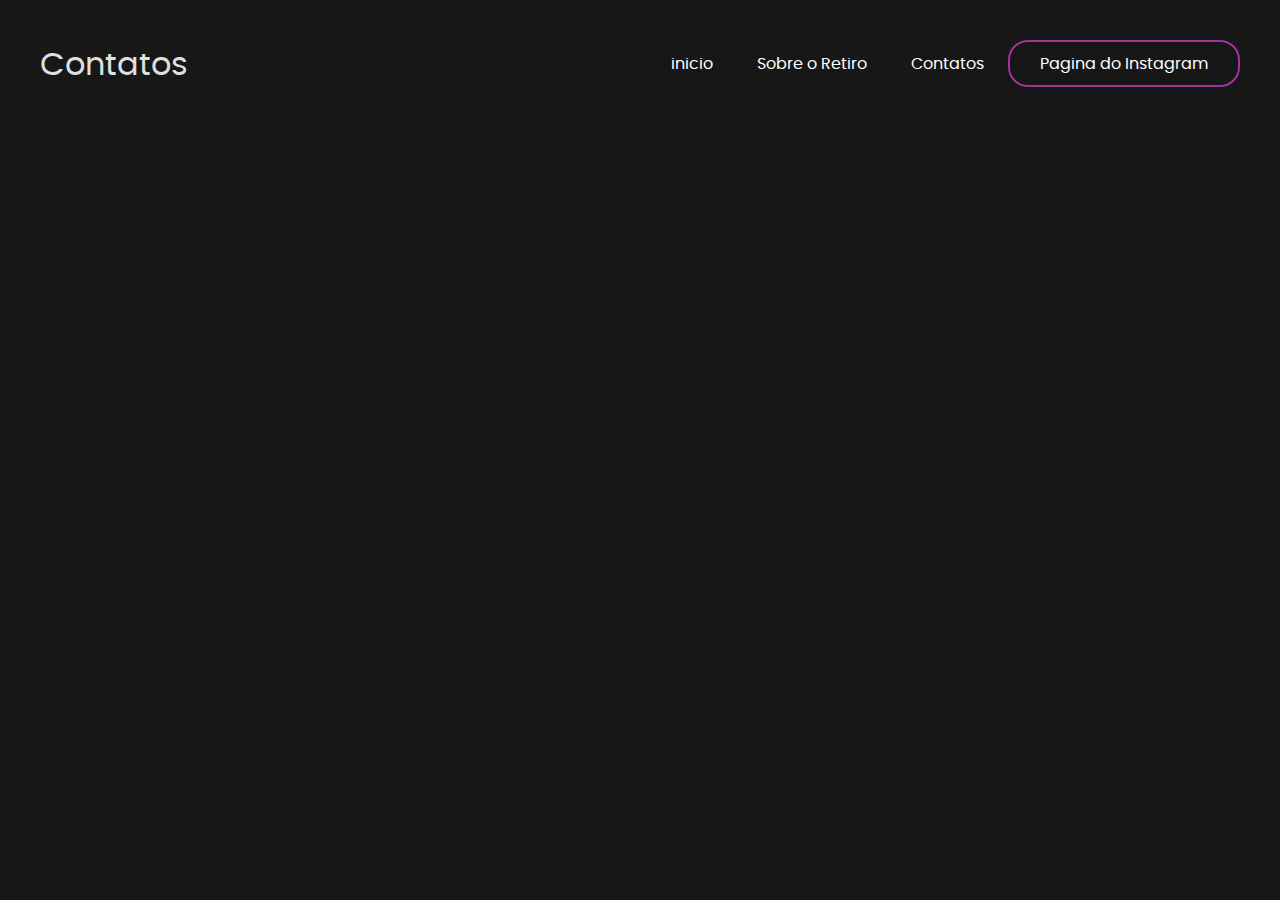
<file: contatos.html>
<!DOCTYPE html>
<html lang="pt-br">
<head>
    <meta charset="UTF-8">
    <meta name="viewport" content="width=device-width, initial-scale=1.0">
    <title>Contatos</title>
    <link rel="stylesheet" href="./styles/style.css">
    <link rel="stylesheet" href="./styles/fonts.css">   
    <link rel="stylesheet" href="./styles/media.css">   

</head>
<body>
    <header>
        <div id="title">
            <h1>Contatos</h1>
            </div>
        <ul>
            <a href="./index.html"><li>inicio</li></a>
            <a href="./sobre-o-retiro.html"><li>Sobre o Retiro</li></a>
            <a href="./contatos.html"><li>Contatos</li></a>
            <a href="https://www.instagram.com/cda_itu/" id="instagram-btn"><li>Pagina do Instagram</li></a>
        </ul>
    </header>
    
</body>
</html>
</file>
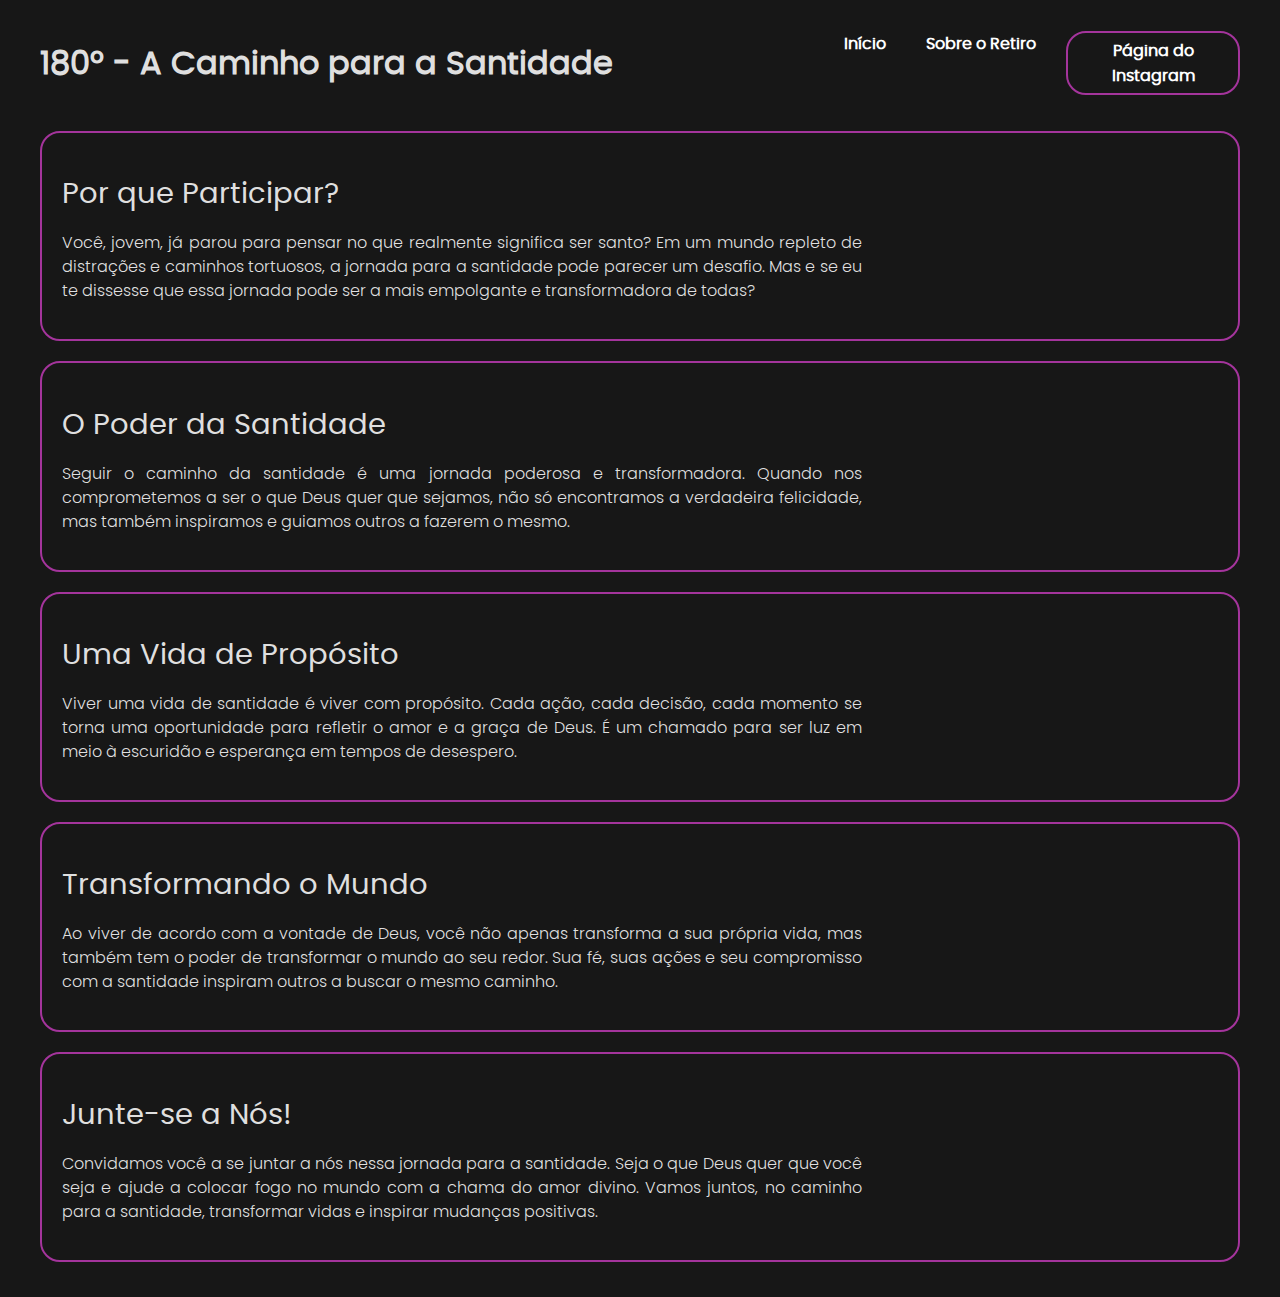
<file: etapadois.html>
<!DOCTYPE html>
<html lang="pt-BR">
<head>
    <meta charset="UTF-8">
    <meta name="viewport" content="width=device-width, initial-scale=1.0">
    <title>Sobre o Retiro</title>
    <link rel="stylesheet" href="./styles/forms.css">
    <link rel="stylesheet" href="./styles/fonts.css">   
    <link rel="stylesheet" href="./styles/media.css">
    <link rel="shortcut icon" type="image/jpg" href=".components/fonts/images/favicon.png"/>
</head>
<body>
    <header>
        <div id="title">
            <h1>180º - A Caminho para a Santidade</h1>
        </div>
        <nav>
            <ul>
                <li><a href="./index.html">Início</a></li>
                <li><a href="./etapadois.html"><li>Sobre o Retiro</li></a>
                <li><a href="https://www.instagram.com/cda_itu/" id="instagram-btn">Página do Instagram</a></li>
            </ul>
        </nav>
    </header>
    <main>
        <section>
            <h1 class="titulo">Por que Participar?</h1>
            <p class="sobre-o-retiro">
                Você, jovem, já parou para pensar no que realmente significa ser santo? Em um mundo repleto de distrações e caminhos tortuosos, a jornada para a santidade pode parecer um desafio. Mas e se eu te dissesse que essa jornada pode ser a mais empolgante e transformadora de todas?
            </p>
        </section>
        <section>
            <h1 class="titulo">O Poder da Santidade</h1>
            <p class="sobre-o-retiro">
                Seguir o caminho da santidade é uma jornada poderosa e transformadora. Quando nos comprometemos a ser o que Deus quer que sejamos, não só encontramos a verdadeira felicidade, mas também inspiramos e guiamos outros a fazerem o mesmo.
            </p>
        </section>
        <section>
            <h1 class="titulo">Uma Vida de Propósito</h1>
            <p class="sobre-o-retiro">
                Viver uma vida de santidade é viver com propósito. Cada ação, cada decisão, cada momento se torna uma oportunidade para refletir o amor e a graça de Deus. É um chamado para ser luz em meio à escuridão e esperança em tempos de desespero.
            </p>
        </section>
        <section>
            <h1 class="titulo">Transformando o Mundo</h1>
            <p class="sobre-o-retiro">
                Ao viver de acordo com a vontade de Deus, você não apenas transforma a sua própria vida, mas também tem o poder de transformar o mundo ao seu redor. Sua fé, suas ações e seu compromisso com a santidade inspiram outros a buscar o mesmo caminho.
            </p>
        </section>
        <section>
            <h1 class="titulo">Junte-se a Nós!</h1>
            <p class="sobre-o-retiro">
                Convidamos você a se juntar a nós nessa jornada para a santidade. Seja o que Deus quer que você seja e ajude a colocar fogo no mundo com a chama do amor divino. Vamos juntos, no caminho para a santidade, transformar vidas e inspirar mudanças positivas.
            </p>
        </section>
    </main>
</body>
</html>
</file>
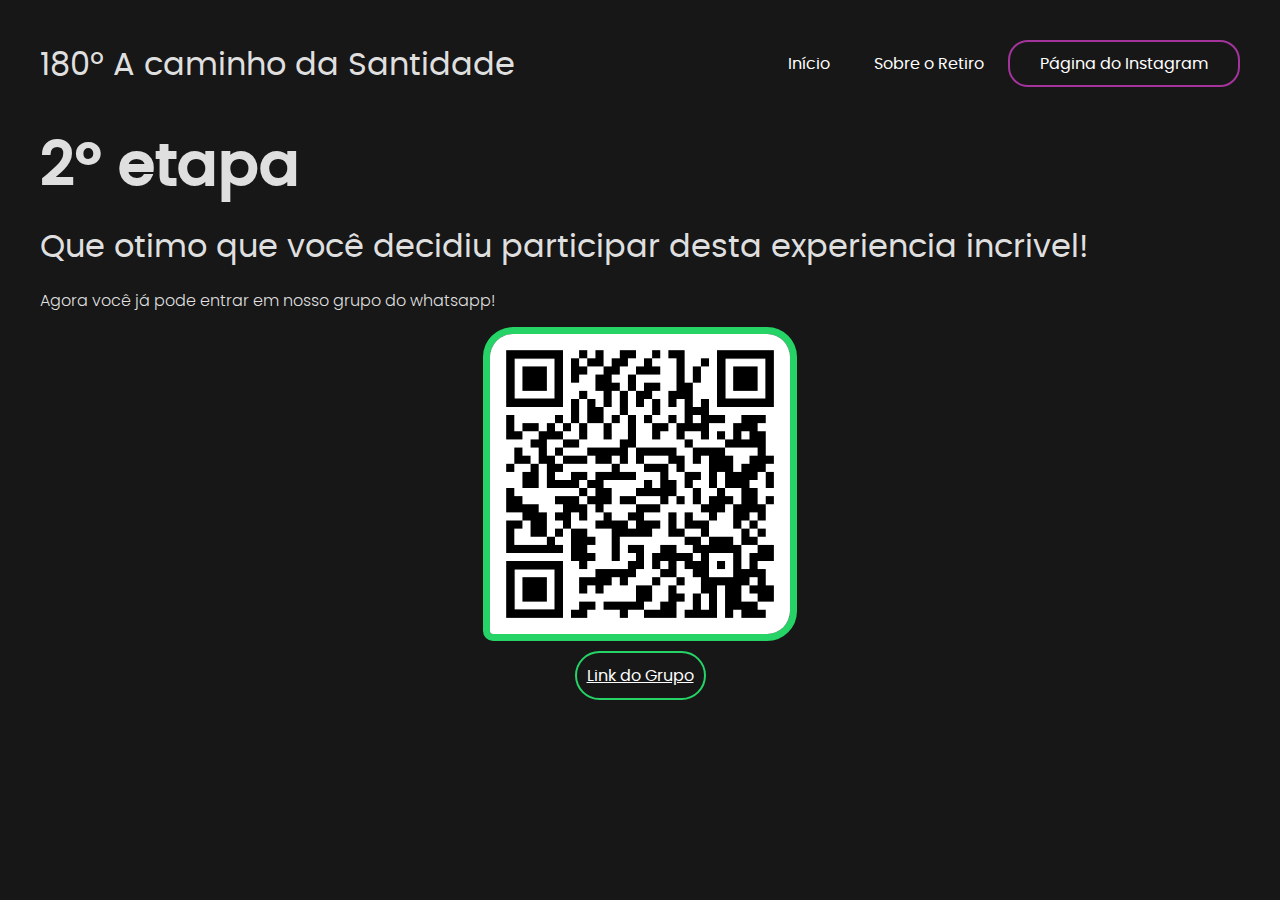
<file: formulario.html>
<!DOCTYPE html>
<html lang="en">
<head>
    <meta charset="UTF-8">
    <meta name="viewport" content="width=device-width, initial-scale=1.0">
    <link href="/styles/style.css" rel="stylesheet">
    <link href="/styles/fonts.css" rel="stylesheet">
    <link href="/styles/media.css" rel="stylesheet">
    <link rel="shortcut icon" type="image/png" href=".components/fonts/images/favicon.png"/>
    <link rel="shortcut icon" type="image/png" href=".components/fonts/images/favicon.png"/>
    <title>180º - A Caminho da Santidade</title>
</head>
<body id:"formula-html">
    <header>
        <div id="title">
        <h1>180º A caminho da Santidade</h1>
        </div>
        <ul>
            <a href="./index.html"><li>Início</li></a>
            <a href="./etapadois.html"><li>Sobre o Retiro</li></a>
            <a href="https://www.instagram.com/cda_itu/" id="instagram-btn"><li>Página do Instagram</li></a>
        </ul>
    </header>
    <h2>2º etapa</h2>
    <h1>Que otimo que você decidiu participar desta experiencia incrivel!</h1>
    <p>Agora você já pode entrar em nosso grupo do whatsapp!</p>
    <div>
        <img id="qr-code" src="./components/fonts/images/qr-code.png" alt="qr code">    
        <div class="button-container">
            <a id="whatsapp-btn" href="https://chat.whatsapp.com/EJnM75IassU4x3ev7cRydo">Link do Grupo</a>
        </div>
    </div>
</body>
</html>
</file>
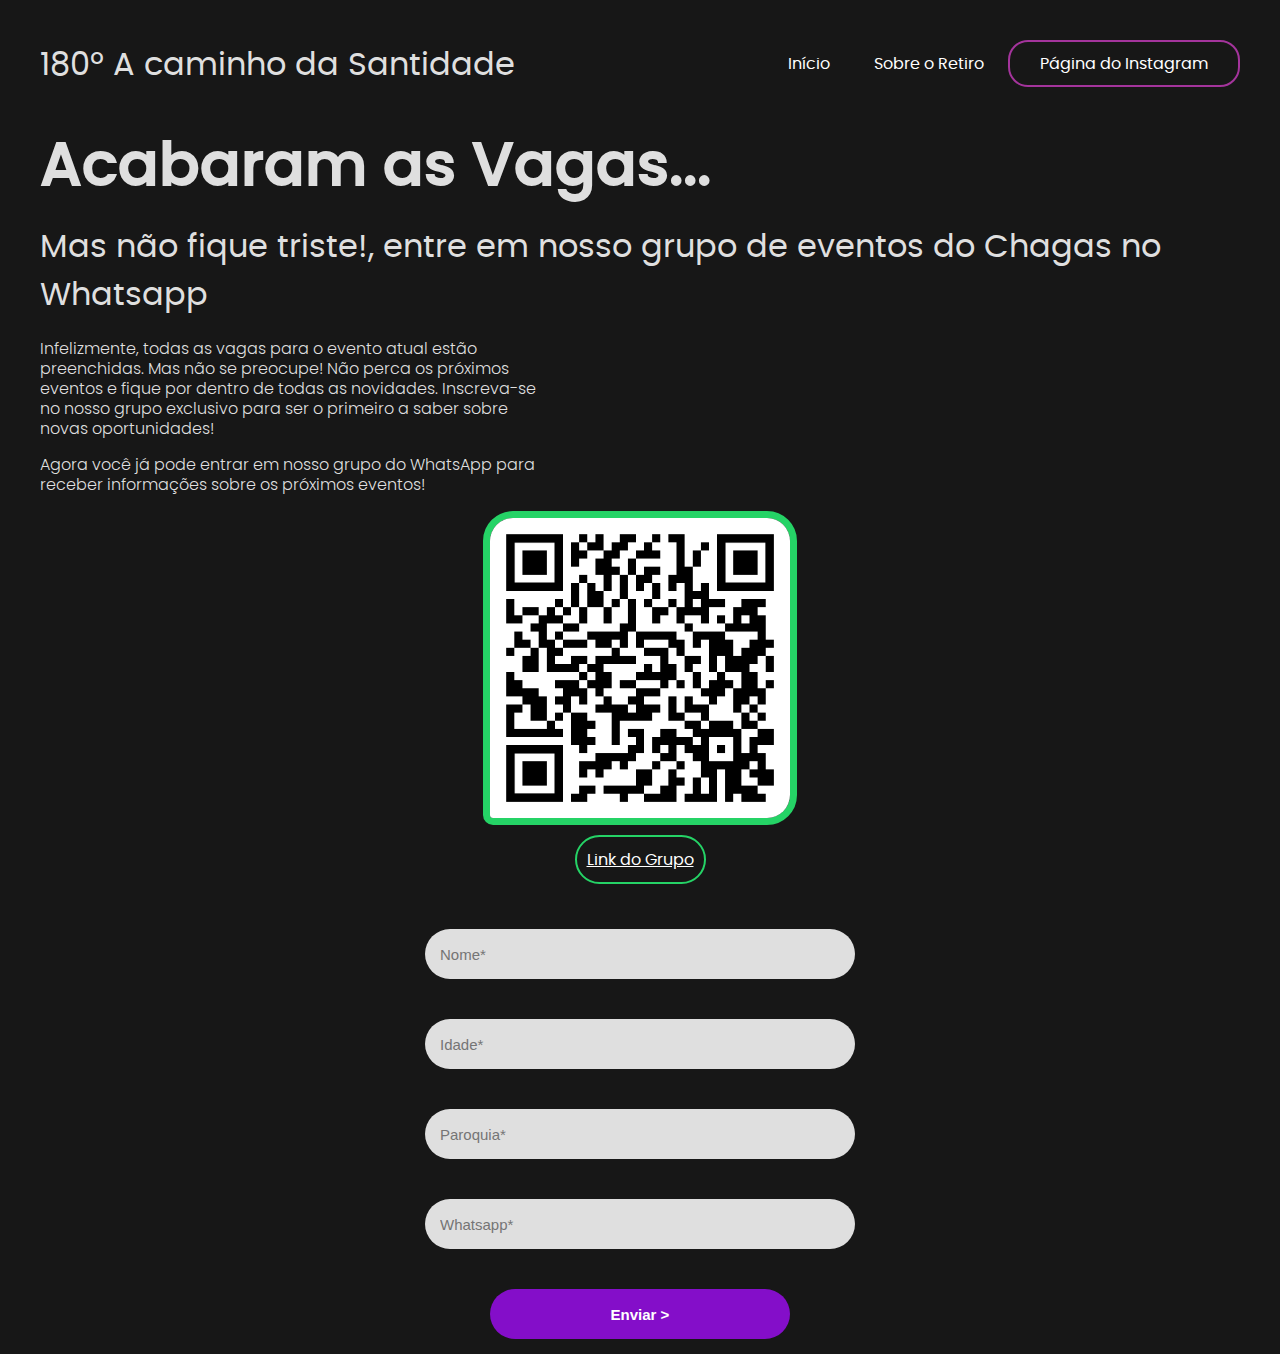
<file: proximoseventos.html>
<!DOCTYPE html>
<html lang="en">
<head>
    <meta charset="UTF-8">
    <meta name="viewport" content="width=device-width, initial-scale=1.0">
    <link href="/styles/style.css" rel="stylesheet">
    <link href="/styles/fonts.css" rel="stylesheet">
    <link href="/styles/media.css" rel="stylesheet">
    <link rel="shortcut icon" type="image/png" href=".components/fonts/images/favicon.png"/>
    <link rel="shortcut icon" type="image/png" href=".components/fonts/images/favicon.png"/>
    <title>180º - A Caminho da Santidade</title>
</head>
<body id:"formula-html">
    <header>
        <div id="title">
            <h1>180º A caminho da Santidade</h1>
        </div>
        <ul>
            <a href="./index.html"><li>Início</li></a>
            <a href="./etapadois.html"><li>Sobre o Retiro</li></a>
            <a href="https://www.instagram.com/cda_itu/" id="instagram-btn"><li>Página do Instagram</li></a>
        </ul>
    </header>
    <h2>Acabaram as Vagas...</h2>
    <h1>Mas não fique triste!, entre em nosso grupo de eventos do Chagas no Whatsapp</h1>
    <p>Infelizmente, todas as vagas para o evento atual estão preenchidas. Mas não se preocupe! Não perca os próximos eventos e fique por dentro de todas as novidades. Inscreva-se no nosso grupo exclusivo para ser o primeiro a saber sobre novas oportunidades!</p>
    <p>Agora você já pode entrar em nosso grupo do WhatsApp para receber informações sobre os próximos eventos!</p>
    <div>
        <img id="qr-code" src="./components/fonts/images/qr-code.png" alt="qr code">    
        <div class="button-container">
            <a id="whatsapp-btn" href="https://chat.whatsapp.com/ENnTMxNci69FKf36oXOfNB">Link do Grupo</a>
        </div>
    </div>
    <form id="meuFormulario" action="https://api.sheetmonkey.io/form/kBjN5YSgC5Uu4BCn8NngHB" method="post">
        <label><input type="text" name="Nome" placeholder="Nome*" required /></label><br>
        <label><input type="number" name="Idade" placeholder="Idade*" required /></label><br>
        <label><input type="text" name="Paroquia" placeholder="Paroquia*" required /></label><br>
        <label><input type="tel" name="Whatsapp" placeholder="Whatsapp*" required /></label><br>
        <input type="hidden" name="Created" value="x-sheetmonkey-current-date-time" />
        <input type="submit" value="Enviar >" />
    </form>
</body>
</html>
</file>
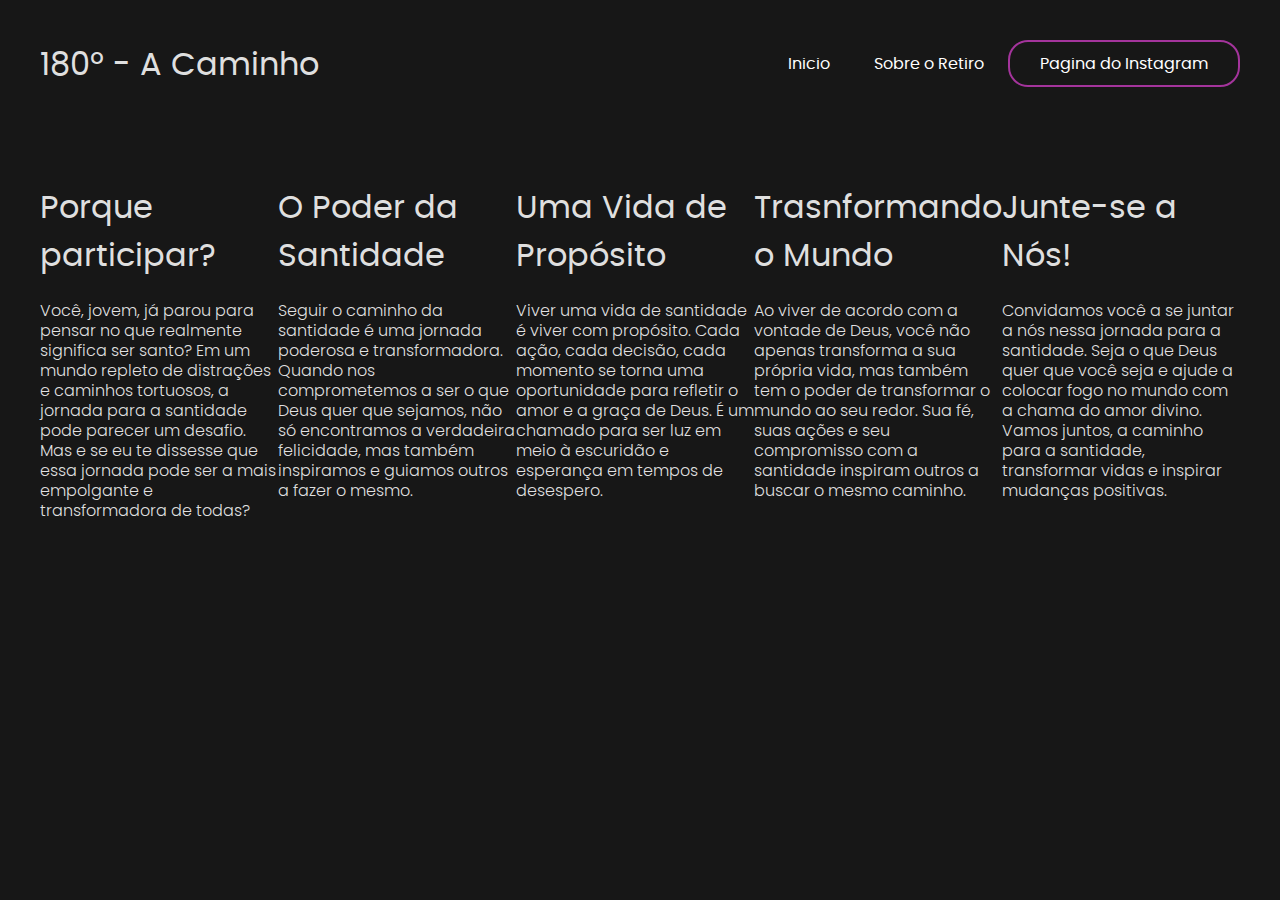
<file: sobre-o-retiro.html>
<!DOCTYPE html>
<html lang="en">
<head>
    <meta charset="UTF-8">
    <meta name="viewport" content="width=device-width, initial-scale=1.0">
    <title>Sobre o Retiro</title>
    <link rel="stylesheet" href="./styles/style.css">
    <link rel="stylesheet" href="./styles/fonts.css">   
    <link rel="stylesheet" href="./styles/media.css">   
    <link rel="shortcut icon" type="image/png" href=".components/fonts/images/favicon.png"/>
    <link rel="shortcut icon" type="image/png" href=".components/fonts/images/favicon.png"/>
</head>
<body>
    <header>
        <div id="title">
        <h1>180º - A Caminho</h1>
        </div>
        <ul>
            <a href="./index.html"><li>Inicio</li></a>
            <a href="./sobre-o-retiro.html"><li>Sobre o Retiro</li></a>
            <a href="https://www.instagram.com/cda_itu/" id="instagram-btn"><li>Pagina do Instagram</li></a>
        </ul>
    </header>
    <main>
        <div><h1 class="Titulo">Porque participar?</h1>
            <p id="sobre-o-retiro">
                Você, jovem, já parou para pensar no que realmente significa ser santo? Em um mundo repleto de distrações e caminhos tortuosos, a jornada para a santidade pode parecer um desafio. Mas e se eu te dissesse que essa jornada pode ser a mais empolgante e transformadora de todas?
        </div>
        <div><h1 class="Titulo">O Poder da Santidade</h1>
            <p id="sobre-o-retiro">
                Seguir o caminho da santidade é uma jornada poderosa e transformadora. Quando nos comprometemos a ser o que Deus quer que sejamos, não só encontramos a verdadeira felicidade, mas também inspiramos e guiamos outros a fazer o mesmo.
        </div>
        <div><h1 class="Titulo">Uma Vida de Propósito</h1>
            <p id="sobre-o-retiro">
                Viver uma vida de santidade é viver com propósito. Cada ação, cada decisão, cada momento se torna uma oportunidade para refletir o amor e a graça de Deus. É um chamado para ser luz em meio à escuridão e esperança em tempos de desespero.
        </div>
        <div><h1 class="Titulo">Trasnformando o Mundo</h1>
            <p id="sobre-o-retiro">
                Ao viver de acordo com a vontade de Deus, você não apenas transforma a sua própria vida, mas também tem o poder de transformar o mundo ao seu redor. Sua fé, suas ações e seu compromisso com a santidade inspiram outros a buscar o mesmo caminho.
        </div>
        <div><h1 class="Titulo">Junte-se a Nós!</h1>
            <p id="sobre-o-retiro">
                Convidamos você a se juntar a nós nessa jornada para a santidade. Seja o que Deus quer que você seja e ajude a colocar fogo no mundo com a chama do amor divino. Vamos juntos, a caminho para a santidade, transformar vidas e inspirar mudanças positivas.
        </div>
    </main>
</body>
</html>
</file>
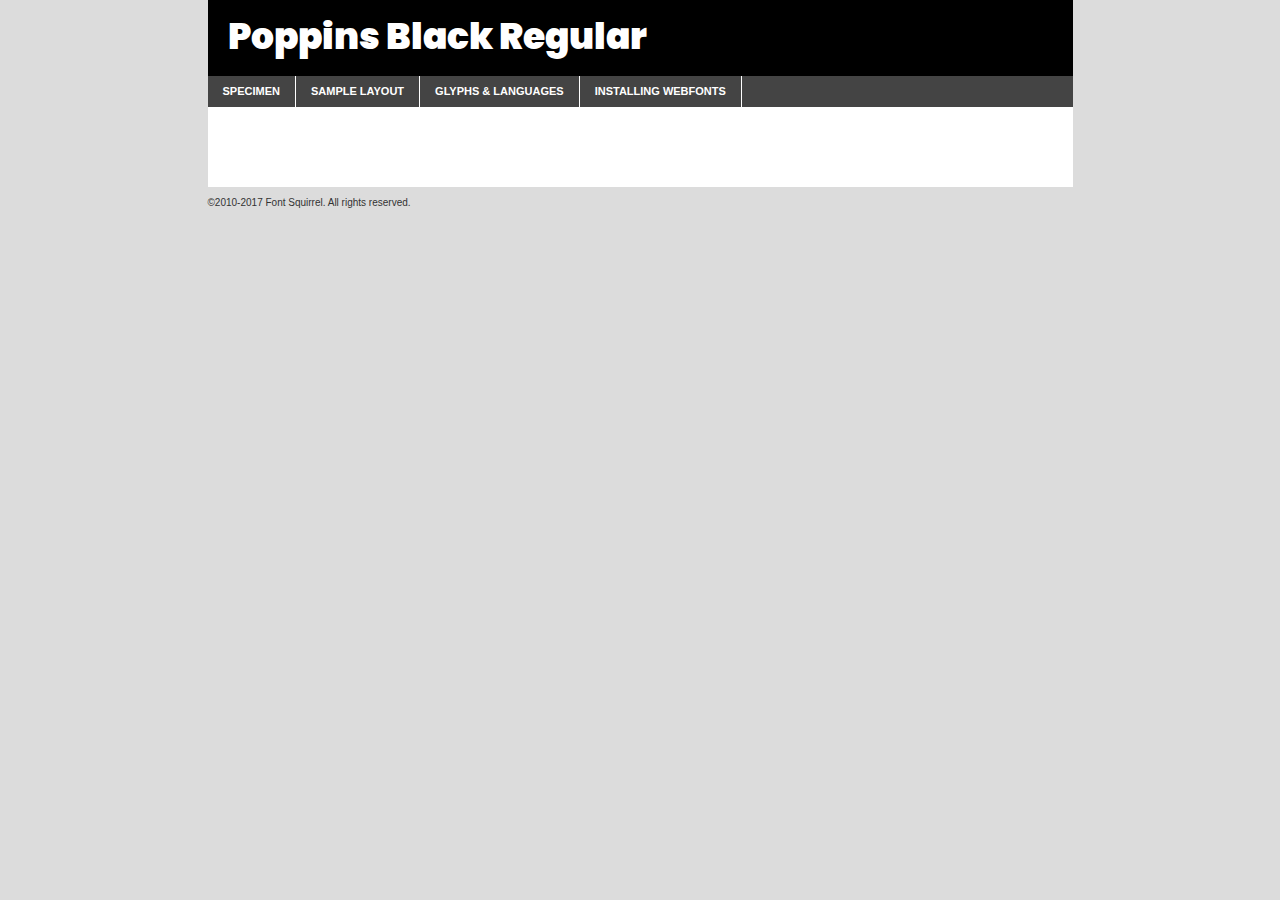
<file: components/fonts/poppins-black-demo.html>
<!DOCTYPE html PUBLIC "-//W3C//DTD XHTML 1.0 Transitional//EN"
	"http://www.w3.org/TR/xhtml1/DTD/xhtml1-transitional.dtd">

<html xmlns="http://www.w3.org/1999/xhtml" xml:lang="en" lang="en">
<head>
	<meta http-equiv="Content-Type" content="text/html; charset=utf-8" />
	<script src="http://ajax.googleapis.com/ajax/libs/jquery/1.7.2/jquery.min.js" type="text/javascript" charset="utf-8"></script>
	<script type="text/javascript">
	(function($){$.fn.easyTabs=function(option){var param=jQuery.extend({fadeSpeed:"fast",defaultContent:1,activeClass:'active'},option);$(this).each(function(){var thisId="#"+this.id;if(param.defaultContent==''){param.defaultContent=1;}
	if(typeof param.defaultContent=="number")
	{var defaultTab=$(thisId+" .tabs li:eq("+(param.defaultContent-1)+") a").attr('href').substr(1);}else{var defaultTab=param.defaultContent;}
	$(thisId+" .tabs li a").each(function(){var tabToHide=$(this).attr('href').substr(1);$("#"+tabToHide).addClass('easytabs-tab-content');});hideAll();changeContent(defaultTab);function hideAll(){$(thisId+" .easytabs-tab-content").hide();}
	function changeContent(tabId){hideAll();$(thisId+" .tabs li").removeClass(param.activeClass);$(thisId+" .tabs li a[href=#"+tabId+"]").closest('li').addClass(param.activeClass);if(param.fadeSpeed!="none")
	{$(thisId+" #"+tabId).fadeIn(param.fadeSpeed);}else{$(thisId+" #"+tabId).show();}}
	$(thisId+" .tabs li").click(function(){var tabId=$(this).find('a').attr('href').substr(1);changeContent(tabId);return false;});});}})(jQuery);
	</script>
	<link rel="stylesheet" href="specimen_files/specimen_stylesheet.css" type="text/css" charset="utf-8" />
	<link rel="stylesheet" href="stylesheet.css" type="text/css" charset="utf-8" />

	<style type="text/css">
					body{
				font-family: 'poppinsblack';
							}
		</style>

	<title>Poppins Black Regular Specimen</title>
	
	
	<script type="text/javascript" charset="utf-8">
		$(document).ready(function() {
			$('#container').easyTabs({defaultContent:1});
		});
	</script>
</head>

<body>
<div id="container">
	<div id="header">
		Poppins Black Regular	</div>
	<ul class="tabs">
		<li><a href="#specimen">Specimen</a></li>
		<li><a href="#layout">Sample Layout</a></li>
				<li><a href="#glyphs">Glyphs &amp; Languages</a></li>
		<li><a href="#installing">Installing Webfonts</a></li>
		
	</ul>
	
	<div id="main_content">

		
			<div id="specimen">
		
				<div class="section">
					<div class="grid12 firstcol">
						<div class="huge">AaBb</div>
					</div>
				</div>
		
				<div class="section">
					<div class="glyph_range">A&#x200B;B&#x200b;C&#x200b;D&#x200b;E&#x200b;F&#x200b;G&#x200b;H&#x200b;I&#x200b;J&#x200b;K&#x200b;L&#x200b;M&#x200b;N&#x200b;O&#x200b;P&#x200b;Q&#x200b;R&#x200b;S&#x200b;T&#x200b;U&#x200b;V&#x200b;W&#x200b;X&#x200b;Y&#x200b;Z&#x200b;a&#x200b;b&#x200b;c&#x200b;d&#x200b;e&#x200b;f&#x200b;g&#x200b;h&#x200b;i&#x200b;j&#x200b;k&#x200b;l&#x200b;m&#x200b;n&#x200b;o&#x200b;p&#x200b;q&#x200b;r&#x200b;s&#x200b;t&#x200b;u&#x200b;v&#x200b;w&#x200b;x&#x200b;y&#x200b;z&#x200b;1&#x200b;2&#x200b;3&#x200b;4&#x200b;5&#x200b;6&#x200b;7&#x200b;8&#x200b;9&#x200b;0&#x200b;&amp;&#x200b;.&#x200b;,&#x200b;?&#x200b;!&#x200b;&#64;&#x200b;(&#x200b;)&#x200b;#&#x200b;$&#x200b;%&#x200b;*&#x200b;+&#x200b;-&#x200b;=&#x200b;:&#x200b;;</div>
				</div>
				<div class="section">
					<div class="grid12 firstcol">
						<table class="sample_table">
							<tr><td>10</td><td class="size10">abcdefghijklmnopqrstuvwxyzABCDEFGHIJKLMNOPQRSTUVWXYZ0123456789abcdefghijklmnopqrstuvwxyzABCDEFGHIJKLMNOPQRSTUVWXYZ0123456789abcdefghijklmnopqrstuvwxyzABCDEFGHIJKLMNOPQRSTUVWXYZ</td></tr>
							<tr><td>11</td><td class="size11">abcdefghijklmnopqrstuvwxyzABCDEFGHIJKLMNOPQRSTUVWXYZ0123456789abcdefghijklmnopqrstuvwxyzABCDEFGHIJKLMNOPQRSTUVWXYZ0123456789abcdefghijklmnopqrstuvwxyzABCDEFGHIJKLMNOPQRSTUVWXYZ</td></tr>
							<tr><td>12</td><td class="size12">abcdefghijklmnopqrstuvwxyzABCDEFGHIJKLMNOPQRSTUVWXYZ0123456789abcdefghijklmnopqrstuvwxyzABCDEFGHIJKLMNOPQRSTUVWXYZ0123456789abcdefghijklmnopqrstuvwxyzABCDEFGHIJKLMNOPQRSTUVWXYZ</td></tr>
							<tr><td>13</td><td class="size13">abcdefghijklmnopqrstuvwxyzABCDEFGHIJKLMNOPQRSTUVWXYZ0123456789abcdefghijklmnopqrstuvwxyzABCDEFGHIJKLMNOPQRSTUVWXYZ0123456789abcdefghijklmnopqrstuvwxyzABCDEFGHIJKLMNOPQRSTUVWXYZ</td></tr>
							<tr><td>14</td><td class="size14">abcdefghijklmnopqrstuvwxyzABCDEFGHIJKLMNOPQRSTUVWXYZ0123456789abcdefghijklmnopqrstuvwxyzABCDEFGHIJKLMNOPQRSTUVWXYZ0123456789abcdefghijklmnopqrstuvwxyzABCDEFGHIJKLMNOPQRSTUVWXYZ</td></tr>
							<tr><td>16</td><td class="size16">abcdefghijklmnopqrstuvwxyzABCDEFGHIJKLMNOPQRSTUVWXYZ0123456789abcdefghijklmnopqrstuvwxyzABCDEFGHIJKLMNOPQRSTUVWXYZ</td></tr>
							<tr><td>18</td><td class="size18">abcdefghijklmnopqrstuvwxyzABCDEFGHIJKLMNOPQRSTUVWXYZ0123456789abcdefghijklmnopqrstuvwxyzABCDEFGHIJKLMNOPQRSTUVWXYZ</td></tr>
							<tr><td>20</td><td class="size20">abcdefghijklmnopqrstuvwxyzABCDEFGHIJKLMNOPQRSTUVWXYZ0123456789abcdefghijklmnopqrstuvwxyzABCDEFGHIJKLMNOPQRSTUVWXYZ</td></tr>
							<tr><td>24</td><td class="size24">abcdefghijklmnopqrstuvwxyzABCDEFGHIJKLMNOPQRSTUVWXYZ0123456789abcdefghijklmnopqrstuvwxyzABCDEFGHIJKLMNOPQRSTUVWXYZ</td></tr>
							<tr><td>30</td><td class="size30">abcdefghijklmnopqrstuvwxyzABCDEFGHIJKLMNOPQRSTUVWXYZ0123456789abcdefghijklmnopqrstuvwxyzABCDEFGHIJKLMNOPQRSTUVWXYZ</td></tr>
							<tr><td>36</td><td class="size36">abcdefghijklmnopqrstuvwxyzABCDEFGHIJKLMNOPQRSTUVWXYZ0123456789abcdefghijklmnopqrstuvwxyzABCDEFGHIJKLMNOPQRSTUVWXYZ</td></tr>
							<tr><td>48</td><td class="size48">abcdefghijklmnopqrstuvwxyzABCDEFGHIJKLMNOPQRSTUVWXYZ0123456789abcdefghijklmnopqrstuvwxyzABCDEFGHIJKLMNOPQRSTUVWXYZ</td></tr>
							<tr><td>60</td><td class="size60">abcdefghijklmnopqrstuvwxyzABCDEFGHIJKLMNOPQRSTUVWXYZ0123456789abcdefghijklmnopqrstuvwxyzABCDEFGHIJKLMNOPQRSTUVWXYZ</td></tr>
							<tr><td>72</td><td class="size72">abcdefghijklmnopqrstuvwxyzABCDEFGHIJKLMNOPQRSTUVWXYZ0123456789abcdefghijklmnopqrstuvwxyzABCDEFGHIJKLMNOPQRSTUVWXYZ</td></tr>
							<tr><td>90</td><td class="size90">abcdefghijklmnopqrstuvwxyzABCDEFGHIJKLMNOPQRSTUVWXYZ0123456789abcdefghijklmnopqrstuvwxyzABCDEFGHIJKLMNOPQRSTUVWXYZ</td></tr>
						</table>
				
					</div>
			
				</div>
		
		
		
								<div class="section" id="bodycomparison">


										<div id="xheight">
				<div class="fontbody">&#x25FC;&#x25FC;&#x25FC;&#x25FC;&#x25FC;&#x25FC;&#x25FC;&#x25FC;&#x25FC;&#x25FC;&#x25FC;&#x25FC;&#x25FC;&#x25FC;&#x25FC;&#x25FC;&#x25FC;&#x25FC;&#x25FC;&#x25FC;&#x25FC;&#x25FC;&#x25FC;&#x25FC;&#x25FC;&#x25FC;&#x25FC;&#x25FC;&#x25FC;&#x25FC;&#x25FC;&#x25FC;&#x25FC;&#x25FC;&#x25FC;&#x25FC;&#x25FC;&#x25FC;&#x25FC;&#x25FC;&#x25FC;&#x25FC;&#x25FC;&#x25FC;&#x25FC;&#x25FC;&#x25FC;&#x25FC;&#x25FC;&#x25FC;&#x25FC;&#x25FC;&#x25FC;&#x25FC;&#x25FC;&#x25FC;&#x25FC;&#x25FC;&#x25FC;&#x25FC;&#x25FC;&#x25FC;&#x25FC;&#x25FC;&#x25FC;&#x25FC;&#x25FC;&#x25FC;&#x25FC;&#x25FC;&#x25FC;&#x25FC;&#x25FC;&#x25FC;&#x25FC;&#x25FC;&#x25FC;&#x25FC;&#x25FC;&#x25FC;&#x25FC;&#x25FC;&#x25FC;&#x25FC;&#x25FC;&#x25FC;&#x25FC;&#x25FC;&#x25FC;&#x25FC;&#x25FC;&#x25FC;&#x25FC;&#x25FC;&#x25FC;&#x25FC;&#x25FC;&#x25FC;&#x25FC;body</div><div class="arialbody">body</div><div class="verdanabody">body</div><div class="georgiabody">body</div></div>
										<div class="fontbody" style="z-index:1">
											body<span>Poppins Black Regular</span>
										</div>
										<div class="arialbody" style="z-index:1">
											body<span>Arial</span>
										</div>
										<div class="verdanabody" style="z-index:1">
											body<span>Verdana</span>
										</div>
										<div class="georgiabody" style="z-index:1">
											body<span>Georgia</span>
										</div>



								</div>
		
		
				<div class="section psample psample_row1" id="">
					
					<div class="grid2 firstcol">
						<p class="size10"><span>10.</span>Aenean lacinia bibendum nulla sed consectetur. Fusce dapibus, tellus ac cursus commodo, tortor mauris condimentum nibh, ut fermentum massa justo sit amet risus. Nullam id dolor id nibh ultricies vehicula ut id elit. Cum sociis natoque penatibus et magnis dis parturient montes, nascetur ridiculus mus. Nulla vitae elit libero, a pharetra augue.</p>
			
					</div>
					<div class="grid3">
						<p class="size11"><span>11.</span>Aenean lacinia bibendum nulla sed consectetur. Fusce dapibus, tellus ac cursus commodo, tortor mauris condimentum nibh, ut fermentum massa justo sit amet risus. Nullam id dolor id nibh ultricies vehicula ut id elit. Cum sociis natoque penatibus et magnis dis parturient montes, nascetur ridiculus mus. Nulla vitae elit libero, a pharetra augue.</p>
			
					</div>
					<div class="grid3">
						<p class="size12"><span>12.</span>Aenean lacinia bibendum nulla sed consectetur. Fusce dapibus, tellus ac cursus commodo, tortor mauris condimentum nibh, ut fermentum massa justo sit amet risus. Nullam id dolor id nibh ultricies vehicula ut id elit. Cum sociis natoque penatibus et magnis dis parturient montes, nascetur ridiculus mus. Nulla vitae elit libero, a pharetra augue.</p>
			
					</div>
					<div class="grid4">
						<p class="size13"><span>13.</span>Aenean lacinia bibendum nulla sed consectetur. Fusce dapibus, tellus ac cursus commodo, tortor mauris condimentum nibh, ut fermentum massa justo sit amet risus. Nullam id dolor id nibh ultricies vehicula ut id elit. Cum sociis natoque penatibus et magnis dis parturient montes, nascetur ridiculus mus. Nulla vitae elit libero, a pharetra augue.</p>
			
					</div>
					<div class="white_blend"></div>
					
				</div>
				<div class="section psample psample_row2" id="">
					<div class="grid3 firstcol">
						<p class="size14"><span>14.</span>Aenean lacinia bibendum nulla sed consectetur. Fusce dapibus, tellus ac cursus commodo, tortor mauris condimentum nibh, ut fermentum massa justo sit amet risus. Nullam id dolor id nibh ultricies vehicula ut id elit. Cum sociis natoque penatibus et magnis dis parturient montes, nascetur ridiculus mus. Nulla vitae elit libero, a pharetra augue.</p>
			
					</div>
					<div class="grid4">
						<p class="size16"><span>16.</span>Aenean lacinia bibendum nulla sed consectetur. Fusce dapibus, tellus ac cursus commodo, tortor mauris condimentum nibh, ut fermentum massa justo sit amet risus. Nullam id dolor id nibh ultricies vehicula ut id elit. Cum sociis natoque penatibus et magnis dis parturient montes, nascetur ridiculus mus. Nulla vitae elit libero, a pharetra augue.</p>
			
					</div>
					<div class="grid5">
						<p class="size18"><span>18.</span>Aenean lacinia bibendum nulla sed consectetur. Fusce dapibus, tellus ac cursus commodo, tortor mauris condimentum nibh, ut fermentum massa justo sit amet risus. Nullam id dolor id nibh ultricies vehicula ut id elit. Cum sociis natoque penatibus et magnis dis parturient montes, nascetur ridiculus mus. Nulla vitae elit libero, a pharetra augue.</p>
			
					</div>

					<div class="white_blend"></div>

				</div>
				
				<div class="section psample psample_row3" id="">
					<div class="grid5 firstcol">
						<p class="size20"><span>20.</span>Aenean lacinia bibendum nulla sed consectetur. Fusce dapibus, tellus ac cursus commodo, tortor mauris condimentum nibh, ut fermentum massa justo sit amet risus. Nullam id dolor id nibh ultricies vehicula ut id elit. Cum sociis natoque penatibus et magnis dis parturient montes, nascetur ridiculus mus. Nulla vitae elit libero, a pharetra augue.</p>
					</div>
					<div class="grid7">
						<p class="size24"><span>24.</span>Aenean lacinia bibendum nulla sed consectetur. Fusce dapibus, tellus ac cursus commodo, tortor mauris condimentum nibh, ut fermentum massa justo sit amet risus. Nullam id dolor id nibh ultricies vehicula ut id elit. Cum sociis natoque penatibus et magnis dis parturient montes, nascetur ridiculus mus. Nulla vitae elit libero, a pharetra augue.</p>
					</div>
					
					<div class="white_blend"></div>
					
				</div>
				
				<div class="section psample psample_row4" id="">
					<div class="grid12 firstcol">
						<p class="size30"><span>30.</span>Aenean lacinia bibendum nulla sed consectetur. Fusce dapibus, tellus ac cursus commodo, tortor mauris condimentum nibh, ut fermentum massa justo sit amet risus. Nullam id dolor id nibh ultricies vehicula ut id elit. Cum sociis natoque penatibus et magnis dis parturient montes, nascetur ridiculus mus. Nulla vitae elit libero, a pharetra augue.</p>
					</div>
					<div class="white_blend"></div>
					
				</div>
				
				
				
				<div class="section psample psample_row1 fullreverse">
					<div class="grid2 firstcol">
						<p class="size10"><span>10.</span>Aenean lacinia bibendum nulla sed consectetur. Fusce dapibus, tellus ac cursus commodo, tortor mauris condimentum nibh, ut fermentum massa justo sit amet risus. Nullam id dolor id nibh ultricies vehicula ut id elit. Cum sociis natoque penatibus et magnis dis parturient montes, nascetur ridiculus mus. Nulla vitae elit libero, a pharetra augue.</p>
			
					</div>
					<div class="grid3">
						<p class="size11"><span>11.</span>Aenean lacinia bibendum nulla sed consectetur. Fusce dapibus, tellus ac cursus commodo, tortor mauris condimentum nibh, ut fermentum massa justo sit amet risus. Nullam id dolor id nibh ultricies vehicula ut id elit. Cum sociis natoque penatibus et magnis dis parturient montes, nascetur ridiculus mus. Nulla vitae elit libero, a pharetra augue.</p>
			
					</div>
					<div class="grid3">
						<p class="size12"><span>12.</span>Aenean lacinia bibendum nulla sed consectetur. Fusce dapibus, tellus ac cursus commodo, tortor mauris condimentum nibh, ut fermentum massa justo sit amet risus. Nullam id dolor id nibh ultricies vehicula ut id elit. Cum sociis natoque penatibus et magnis dis parturient montes, nascetur ridiculus mus. Nulla vitae elit libero, a pharetra augue.</p>
			
					</div>
					<div class="grid4">
						<p class="size13"><span>13.</span>Aenean lacinia bibendum nulla sed consectetur. Fusce dapibus, tellus ac cursus commodo, tortor mauris condimentum nibh, ut fermentum massa justo sit amet risus. Nullam id dolor id nibh ultricies vehicula ut id elit. Cum sociis natoque penatibus et magnis dis parturient montes, nascetur ridiculus mus. Nulla vitae elit libero, a pharetra augue.</p>
			
					</div>
					<div class="black_blend"></div>
					
				</div>
				
				<div class="section psample psample_row2 fullreverse">
					<div class="grid3 firstcol">
						<p class="size14"><span>14.</span>Aenean lacinia bibendum nulla sed consectetur. Fusce dapibus, tellus ac cursus commodo, tortor mauris condimentum nibh, ut fermentum massa justo sit amet risus. Nullam id dolor id nibh ultricies vehicula ut id elit. Cum sociis natoque penatibus et magnis dis parturient montes, nascetur ridiculus mus. Nulla vitae elit libero, a pharetra augue.</p>
			
					</div>
					<div class="grid4">
						<p class="size16"><span>16.</span>Aenean lacinia bibendum nulla sed consectetur. Fusce dapibus, tellus ac cursus commodo, tortor mauris condimentum nibh, ut fermentum massa justo sit amet risus. Nullam id dolor id nibh ultricies vehicula ut id elit. Cum sociis natoque penatibus et magnis dis parturient montes, nascetur ridiculus mus. Nulla vitae elit libero, a pharetra augue.</p>
			
					</div>
					<div class="grid5">
						<p class="size18"><span>18.</span>Aenean lacinia bibendum nulla sed consectetur. Fusce dapibus, tellus ac cursus commodo, tortor mauris condimentum nibh, ut fermentum massa justo sit amet risus. Nullam id dolor id nibh ultricies vehicula ut id elit. Cum sociis natoque penatibus et magnis dis parturient montes, nascetur ridiculus mus. Nulla vitae elit libero, a pharetra augue.</p>
			
					</div>
					<div class="black_blend"></div>

				</div>
				
				<div class="section psample fullreverse psample_row3" id="">
					<div class="grid5 firstcol">
						<p class="size20"><span>20.</span>Aenean lacinia bibendum nulla sed consectetur. Fusce dapibus, tellus ac cursus commodo, tortor mauris condimentum nibh, ut fermentum massa justo sit amet risus. Nullam id dolor id nibh ultricies vehicula ut id elit. Cum sociis natoque penatibus et magnis dis parturient montes, nascetur ridiculus mus. Nulla vitae elit libero, a pharetra augue.</p>
					</div>
					<div class="grid7">
						<p class="size24"><span>24.</span>Aenean lacinia bibendum nulla sed consectetur. Fusce dapibus, tellus ac cursus commodo, tortor mauris condimentum nibh, ut fermentum massa justo sit amet risus. Nullam id dolor id nibh ultricies vehicula ut id elit. Cum sociis natoque penatibus et magnis dis parturient montes, nascetur ridiculus mus. Nulla vitae elit libero, a pharetra augue.</p>
					</div>
					
					<div class="black_blend"></div>
					
				</div>
				
				<div class="section psample fullreverse psample_row4" id="" style="border-bottom: 20px #000 solid;">
					<div class="grid12 firstcol">
						<p class="size30"><span>30.</span>Aenean lacinia bibendum nulla sed consectetur. Fusce dapibus, tellus ac cursus commodo, tortor mauris condimentum nibh, ut fermentum massa justo sit amet risus. Nullam id dolor id nibh ultricies vehicula ut id elit. Cum sociis natoque penatibus et magnis dis parturient montes, nascetur ridiculus mus. Nulla vitae elit libero, a pharetra augue.</p>
					</div>
					<div class="black_blend"></div>
					
				</div>
				
				
				
				
			</div>
			
			<div id="layout">
				
				<div class="section">
					
					<div class="grid12 firstcol">
						<h1>Lorem Ipsum Dolor</h1>
						<h2>Etiam porta sem malesuada magna mollis euismod</h2>
						
						<p class="byline">By <a href="#link">Aenean Lacinia</a></p>
					</div>
				</div>
				<div class="section">
					<div class="grid8 firstcol">
						<p class="large">Donec sed odio dui. Morbi leo risus, porta ac consectetur ac, vestibulum at eros. Fusce dapibus, tellus ac cursus commodo, tortor mauris condimentum nibh, ut fermentum massa justo sit amet risus. </p>

						
						<h3>Pellentesque ornare sem</h3>

						<p>Maecenas sed diam eget risus varius blandit sit amet non magna. Maecenas faucibus mollis interdum. Donec ullamcorper nulla non metus auctor fringilla. Nullam id dolor id nibh ultricies vehicula ut id elit. Nullam id dolor id nibh ultricies vehicula ut id elit. </p>

						<p>Aenean eu leo quam. Pellentesque ornare sem lacinia quam venenatis vestibulum. Lorem ipsum dolor sit amet, consectetur adipiscing elit. Cum sociis natoque penatibus et magnis dis parturient montes, nascetur ridiculus mus. </p>

						<p>Nulla vitae elit libero, a pharetra augue. Praesent commodo cursus magna, vel scelerisque nisl consectetur et. Aenean lacinia bibendum nulla sed consectetur. </p>

						<p>Nullam quis risus eget urna mollis ornare vel eu leo. Nullam quis risus eget urna mollis ornare vel eu leo. Maecenas sed diam eget risus varius blandit sit amet non magna. Donec ullamcorper nulla non metus auctor fringilla. </p>

						<h3>Cras mattis consectetur</h3>

						<p>Aenean eu leo quam. Pellentesque ornare sem lacinia quam venenatis vestibulum. Aenean lacinia bibendum nulla sed consectetur. Integer posuere erat a ante venenatis dapibus posuere velit aliquet. Cras mattis consectetur purus sit amet fermentum. </p>

						<p>Nullam id dolor id nibh ultricies vehicula ut id elit. Nullam quis risus eget urna mollis ornare vel eu leo. Cras mattis consectetur purus sit amet fermentum.</p>
					</div>
					
					<div class="grid4 sidebar">
						
						<div class="box reverse">
							<p class="last">Nullam quis risus eget urna mollis ornare vel eu leo. Donec ullamcorper nulla non metus auctor fringilla. Cras mattis consectetur purus sit amet fermentum. Sed posuere consectetur est at lobortis. Lorem ipsum dolor sit amet, consectetur adipiscing elit. </p>
						</div>
						
						<p class="caption">Maecenas sed diam eget risus varius.</p>

						<p>Vestibulum id ligula porta felis euismod semper. Integer posuere erat a ante venenatis dapibus posuere velit aliquet. Vestibulum id ligula porta felis euismod semper. Sed posuere consectetur est at lobortis. Maecenas sed diam eget risus varius blandit sit amet non magna. Fusce dapibus, tellus ac cursus commodo, tortor mauris condimentum nibh, ut fermentum massa justo sit amet risus. </p>

					

						<p>Duis mollis, est non commodo luctus, nisi erat porttitor ligula, eget lacinia odio sem nec elit. Aenean lacinia bibendum nulla sed consectetur. Vivamus sagittis lacus vel augue laoreet rutrum faucibus dolor auctor. Aenean lacinia bibendum nulla sed consectetur. Nullam quis risus eget urna mollis ornare vel eu leo. </p>

						<p>Praesent commodo cursus magna, vel scelerisque nisl consectetur et. Donec ullamcorper nulla non metus auctor fringilla. Maecenas faucibus mollis interdum. Fusce dapibus, tellus ac cursus commodo, tortor mauris condimentum nibh, ut fermentum massa justo sit amet risus. </p>

					</div>
				</div>
				
			</div>


			



		<div id="glyphs">
			<div class="section">
				<div class="grid12 firstcol">
			
				<h1>Language Support</h1>
				<p>The subset of Poppins Black Regular in this kit supports the following languages:<br />
			
					Albanian, Basque, Breton, Chamorro, Danish, Dutch, English, Faroese, Finnish, French, Frisian, Galician, German, Icelandic, Italian, Malagasy, Norwegian, Portuguese, Spanish, Alsatian, Aragonese, Arapaho, Arrernte, Asturian, Aymara, Bislama, Cebuano, Corsican, Fijian, French_creole, Genoese, Gilbertese, Greenlandic, Haitian_creole, Hiligaynon, Hmong, Hopi, Ibanag, Iloko_ilokano, Indonesian, Interglossa_glosa, Interlingua, Irish_gaelic, Jerriais, Lojban, Lombard, Luxembourgeois, Manx, Mohawk, Norfolk_pitcairnese, Occitan, Oromo, Pangasinan, Papiamento, Piedmontese, Potawatomi, Rhaeto-romance, Romansh, Rotokas, Sami_lule, Samoan, Sardinian, Scots_gaelic, Seychelles_creole, Shona, Sicilian, Somali, Southern_ndebele, Swahili, Swati_swazi, Tagalog_filipino_pilipino, Tetum, Tok_pisin, Uyghur_latinized, Volapuk, Walloon, Warlpiri, Xhosa, Yapese, Zulu, Latinbasic, Ubasic, Demo				</p>
				<h1>Glyph Chart</h1>
				<p>The subset of Poppins Black Regular in this kit includes all the glyphs listed below. Unicode entities are included above each glyph to help you insert individual characters into your layout.</p>
				<div id="glyph_chart">
			
																														 <div><p>&amp;#13;</p>&#13;</div>
																				 <div><p>&amp;#32;</p>&#32;</div>
																				 <div><p>&amp;#33;</p>&#33;</div>
																				 <div><p>&amp;#34;</p>&#34;</div>
																				 <div><p>&amp;#35;</p>&#35;</div>
																				 <div><p>&amp;#36;</p>&#36;</div>
																				 <div><p>&amp;#37;</p>&#37;</div>
																				 <div><p>&amp;#38;</p>&#38;</div>
																				 <div><p>&amp;#39;</p>&#39;</div>
																				 <div><p>&amp;#40;</p>&#40;</div>
																				 <div><p>&amp;#41;</p>&#41;</div>
																				 <div><p>&amp;#42;</p>&#42;</div>
																				 <div><p>&amp;#43;</p>&#43;</div>
																				 <div><p>&amp;#44;</p>&#44;</div>
																				 <div><p>&amp;#45;</p>&#45;</div>
																				 <div><p>&amp;#46;</p>&#46;</div>
																				 <div><p>&amp;#47;</p>&#47;</div>
																				 <div><p>&amp;#48;</p>&#48;</div>
																				 <div><p>&amp;#49;</p>&#49;</div>
																				 <div><p>&amp;#50;</p>&#50;</div>
																				 <div><p>&amp;#51;</p>&#51;</div>
																				 <div><p>&amp;#52;</p>&#52;</div>
																				 <div><p>&amp;#53;</p>&#53;</div>
																				 <div><p>&amp;#54;</p>&#54;</div>
																				 <div><p>&amp;#55;</p>&#55;</div>
																				 <div><p>&amp;#56;</p>&#56;</div>
																				 <div><p>&amp;#57;</p>&#57;</div>
																				 <div><p>&amp;#58;</p>&#58;</div>
																				 <div><p>&amp;#59;</p>&#59;</div>
																				 <div><p>&amp;#60;</p>&#60;</div>
																				 <div><p>&amp;#61;</p>&#61;</div>
																				 <div><p>&amp;#62;</p>&#62;</div>
																				 <div><p>&amp;#63;</p>&#63;</div>
																				 <div><p>&amp;#64;</p>&#64;</div>
																				 <div><p>&amp;#65;</p>&#65;</div>
																				 <div><p>&amp;#66;</p>&#66;</div>
																				 <div><p>&amp;#67;</p>&#67;</div>
																				 <div><p>&amp;#68;</p>&#68;</div>
																				 <div><p>&amp;#69;</p>&#69;</div>
																				 <div><p>&amp;#70;</p>&#70;</div>
																				 <div><p>&amp;#71;</p>&#71;</div>
																				 <div><p>&amp;#72;</p>&#72;</div>
																				 <div><p>&amp;#73;</p>&#73;</div>
																				 <div><p>&amp;#74;</p>&#74;</div>
																				 <div><p>&amp;#75;</p>&#75;</div>
																				 <div><p>&amp;#76;</p>&#76;</div>
																				 <div><p>&amp;#77;</p>&#77;</div>
																				 <div><p>&amp;#78;</p>&#78;</div>
																				 <div><p>&amp;#79;</p>&#79;</div>
																				 <div><p>&amp;#80;</p>&#80;</div>
																				 <div><p>&amp;#81;</p>&#81;</div>
																				 <div><p>&amp;#82;</p>&#82;</div>
																				 <div><p>&amp;#83;</p>&#83;</div>
																				 <div><p>&amp;#84;</p>&#84;</div>
																				 <div><p>&amp;#85;</p>&#85;</div>
																				 <div><p>&amp;#86;</p>&#86;</div>
																				 <div><p>&amp;#87;</p>&#87;</div>
																				 <div><p>&amp;#88;</p>&#88;</div>
																				 <div><p>&amp;#89;</p>&#89;</div>
																				 <div><p>&amp;#90;</p>&#90;</div>
																				 <div><p>&amp;#91;</p>&#91;</div>
																				 <div><p>&amp;#92;</p>&#92;</div>
																				 <div><p>&amp;#93;</p>&#93;</div>
																				 <div><p>&amp;#94;</p>&#94;</div>
																				 <div><p>&amp;#95;</p>&#95;</div>
																				 <div><p>&amp;#96;</p>&#96;</div>
																				 <div><p>&amp;#97;</p>&#97;</div>
																				 <div><p>&amp;#98;</p>&#98;</div>
																				 <div><p>&amp;#99;</p>&#99;</div>
																				 <div><p>&amp;#100;</p>&#100;</div>
																				 <div><p>&amp;#101;</p>&#101;</div>
																				 <div><p>&amp;#102;</p>&#102;</div>
																				 <div><p>&amp;#103;</p>&#103;</div>
																				 <div><p>&amp;#104;</p>&#104;</div>
																				 <div><p>&amp;#105;</p>&#105;</div>
																				 <div><p>&amp;#106;</p>&#106;</div>
																				 <div><p>&amp;#107;</p>&#107;</div>
																				 <div><p>&amp;#108;</p>&#108;</div>
																				 <div><p>&amp;#109;</p>&#109;</div>
																				 <div><p>&amp;#110;</p>&#110;</div>
																				 <div><p>&amp;#111;</p>&#111;</div>
																				 <div><p>&amp;#112;</p>&#112;</div>
																				 <div><p>&amp;#113;</p>&#113;</div>
																				 <div><p>&amp;#114;</p>&#114;</div>
																				 <div><p>&amp;#115;</p>&#115;</div>
																				 <div><p>&amp;#116;</p>&#116;</div>
																				 <div><p>&amp;#117;</p>&#117;</div>
																				 <div><p>&amp;#118;</p>&#118;</div>
																				 <div><p>&amp;#119;</p>&#119;</div>
																				 <div><p>&amp;#120;</p>&#120;</div>
																				 <div><p>&amp;#121;</p>&#121;</div>
																				 <div><p>&amp;#122;</p>&#122;</div>
																				 <div><p>&amp;#123;</p>&#123;</div>
																				 <div><p>&amp;#124;</p>&#124;</div>
																				 <div><p>&amp;#125;</p>&#125;</div>
																				 <div><p>&amp;#126;</p>&#126;</div>
																				 <div><p>&amp;#160;</p>&#160;</div>
																				 <div><p>&amp;#161;</p>&#161;</div>
																				 <div><p>&amp;#162;</p>&#162;</div>
																				 <div><p>&amp;#163;</p>&#163;</div>
																				 <div><p>&amp;#164;</p>&#164;</div>
																				 <div><p>&amp;#165;</p>&#165;</div>
																				 <div><p>&amp;#166;</p>&#166;</div>
																				 <div><p>&amp;#167;</p>&#167;</div>
																				 <div><p>&amp;#168;</p>&#168;</div>
																				 <div><p>&amp;#169;</p>&#169;</div>
																				 <div><p>&amp;#170;</p>&#170;</div>
																				 <div><p>&amp;#171;</p>&#171;</div>
																				 <div><p>&amp;#172;</p>&#172;</div>
																				 <div><p>&amp;#173;</p>&#173;</div>
																				 <div><p>&amp;#174;</p>&#174;</div>
																				 <div><p>&amp;#175;</p>&#175;</div>
																				 <div><p>&amp;#176;</p>&#176;</div>
																				 <div><p>&amp;#177;</p>&#177;</div>
																				 <div><p>&amp;#178;</p>&#178;</div>
																				 <div><p>&amp;#179;</p>&#179;</div>
																				 <div><p>&amp;#180;</p>&#180;</div>
																				 <div><p>&amp;#181;</p>&#181;</div>
																				 <div><p>&amp;#182;</p>&#182;</div>
																				 <div><p>&amp;#183;</p>&#183;</div>
																				 <div><p>&amp;#184;</p>&#184;</div>
																				 <div><p>&amp;#185;</p>&#185;</div>
																				 <div><p>&amp;#186;</p>&#186;</div>
																				 <div><p>&amp;#187;</p>&#187;</div>
																				 <div><p>&amp;#188;</p>&#188;</div>
																				 <div><p>&amp;#189;</p>&#189;</div>
																				 <div><p>&amp;#190;</p>&#190;</div>
																				 <div><p>&amp;#191;</p>&#191;</div>
																				 <div><p>&amp;#192;</p>&#192;</div>
																				 <div><p>&amp;#193;</p>&#193;</div>
																				 <div><p>&amp;#194;</p>&#194;</div>
																				 <div><p>&amp;#195;</p>&#195;</div>
																				 <div><p>&amp;#196;</p>&#196;</div>
																				 <div><p>&amp;#197;</p>&#197;</div>
																				 <div><p>&amp;#198;</p>&#198;</div>
																				 <div><p>&amp;#199;</p>&#199;</div>
																				 <div><p>&amp;#200;</p>&#200;</div>
																				 <div><p>&amp;#201;</p>&#201;</div>
																				 <div><p>&amp;#202;</p>&#202;</div>
																				 <div><p>&amp;#203;</p>&#203;</div>
																				 <div><p>&amp;#204;</p>&#204;</div>
																				 <div><p>&amp;#205;</p>&#205;</div>
																				 <div><p>&amp;#206;</p>&#206;</div>
																				 <div><p>&amp;#207;</p>&#207;</div>
																				 <div><p>&amp;#208;</p>&#208;</div>
																				 <div><p>&amp;#209;</p>&#209;</div>
																				 <div><p>&amp;#210;</p>&#210;</div>
																				 <div><p>&amp;#211;</p>&#211;</div>
																				 <div><p>&amp;#212;</p>&#212;</div>
																				 <div><p>&amp;#213;</p>&#213;</div>
																				 <div><p>&amp;#214;</p>&#214;</div>
																				 <div><p>&amp;#215;</p>&#215;</div>
																				 <div><p>&amp;#216;</p>&#216;</div>
																				 <div><p>&amp;#217;</p>&#217;</div>
																				 <div><p>&amp;#218;</p>&#218;</div>
																				 <div><p>&amp;#219;</p>&#219;</div>
																				 <div><p>&amp;#220;</p>&#220;</div>
																				 <div><p>&amp;#221;</p>&#221;</div>
																				 <div><p>&amp;#222;</p>&#222;</div>
																				 <div><p>&amp;#223;</p>&#223;</div>
																				 <div><p>&amp;#224;</p>&#224;</div>
																				 <div><p>&amp;#225;</p>&#225;</div>
																				 <div><p>&amp;#226;</p>&#226;</div>
																				 <div><p>&amp;#227;</p>&#227;</div>
																				 <div><p>&amp;#228;</p>&#228;</div>
																				 <div><p>&amp;#229;</p>&#229;</div>
																				 <div><p>&amp;#230;</p>&#230;</div>
																				 <div><p>&amp;#231;</p>&#231;</div>
																				 <div><p>&amp;#232;</p>&#232;</div>
																				 <div><p>&amp;#233;</p>&#233;</div>
																				 <div><p>&amp;#234;</p>&#234;</div>
																				 <div><p>&amp;#235;</p>&#235;</div>
																				 <div><p>&amp;#236;</p>&#236;</div>
																				 <div><p>&amp;#237;</p>&#237;</div>
																				 <div><p>&amp;#238;</p>&#238;</div>
																				 <div><p>&amp;#239;</p>&#239;</div>
																				 <div><p>&amp;#240;</p>&#240;</div>
																				 <div><p>&amp;#241;</p>&#241;</div>
																				 <div><p>&amp;#242;</p>&#242;</div>
																				 <div><p>&amp;#243;</p>&#243;</div>
																				 <div><p>&amp;#244;</p>&#244;</div>
																				 <div><p>&amp;#245;</p>&#245;</div>
																				 <div><p>&amp;#246;</p>&#246;</div>
																				 <div><p>&amp;#247;</p>&#247;</div>
																				 <div><p>&amp;#248;</p>&#248;</div>
																				 <div><p>&amp;#249;</p>&#249;</div>
																				 <div><p>&amp;#250;</p>&#250;</div>
																				 <div><p>&amp;#251;</p>&#251;</div>
																				 <div><p>&amp;#252;</p>&#252;</div>
																				 <div><p>&amp;#253;</p>&#253;</div>
																				 <div><p>&amp;#254;</p>&#254;</div>
																				 <div><p>&amp;#255;</p>&#255;</div>
																				 <div><p>&amp;#338;</p>&#338;</div>
																				 <div><p>&amp;#339;</p>&#339;</div>
																				 <div><p>&amp;#376;</p>&#376;</div>
																				 <div><p>&amp;#710;</p>&#710;</div>
																				 <div><p>&amp;#732;</p>&#732;</div>
																				 <div><p>&amp;#8192;</p>&#8192;</div>
																				 <div><p>&amp;#8193;</p>&#8193;</div>
																				 <div><p>&amp;#8194;</p>&#8194;</div>
																				 <div><p>&amp;#8195;</p>&#8195;</div>
																				 <div><p>&amp;#8196;</p>&#8196;</div>
																				 <div><p>&amp;#8197;</p>&#8197;</div>
																				 <div><p>&amp;#8198;</p>&#8198;</div>
																				 <div><p>&amp;#8199;</p>&#8199;</div>
																				 <div><p>&amp;#8200;</p>&#8200;</div>
																				 <div><p>&amp;#8201;</p>&#8201;</div>
																				 <div><p>&amp;#8202;</p>&#8202;</div>
																				 <div><p>&amp;#8208;</p>&#8208;</div>
																				 <div><p>&amp;#8209;</p>&#8209;</div>
																				 <div><p>&amp;#8210;</p>&#8210;</div>
																				 <div><p>&amp;#8211;</p>&#8211;</div>
																				 <div><p>&amp;#8212;</p>&#8212;</div>
																				 <div><p>&amp;#8216;</p>&#8216;</div>
																				 <div><p>&amp;#8217;</p>&#8217;</div>
																				 <div><p>&amp;#8218;</p>&#8218;</div>
																				 <div><p>&amp;#8220;</p>&#8220;</div>
																				 <div><p>&amp;#8221;</p>&#8221;</div>
																				 <div><p>&amp;#8222;</p>&#8222;</div>
																				 <div><p>&amp;#8226;</p>&#8226;</div>
																				 <div><p>&amp;#8230;</p>&#8230;</div>
																				 <div><p>&amp;#8239;</p>&#8239;</div>
																				 <div><p>&amp;#8249;</p>&#8249;</div>
																				 <div><p>&amp;#8250;</p>&#8250;</div>
																				 <div><p>&amp;#8287;</p>&#8287;</div>
																				 <div><p>&amp;#8364;</p>&#8364;</div>
																				 <div><p>&amp;#8482;</p>&#8482;</div>
																				 <div><p>&amp;#9724;</p>&#9724;</div>
																				 <div><p>&amp;#64257;</p>&#64257;</div>
																				 <div><p>&amp;#64258;</p>&#64258;</div>
																																																</div>	
				</div>
		
		
			</div>
		</div>
		
		
		<div id="specs">
			
		</div>
	
		<div id="installing">
			<div class="section">
				<div class="grid7 firstcol">
					<h1>Installing Webfonts</h1>
					
					<p>Webfonts are supported by all major browser platforms but not all in the same way. There are currently four different font formats that must be included in order to target all browsers. This includes TTF, WOFF, EOT and SVG.</p>
					
					<h2>1. Upload your webfonts</h2>
					<p>You must upload your webfont kit to your website. They should be in or near the same directory as your CSS files.</p>
					
					<h2>2. Include the webfont stylesheet</h2>
					<p>A special CSS @font-face declaration helps the various browsers select the appropriate font it needs without causing you a bunch of headaches. Learn more about this syntax by reading the <a href="https://www.fontspring.com/blog/further-hardening-of-the-bulletproof-syntax">Fontspring blog post</a> about it. The code for it is as follows:</p>


<code>
@font-face{ 
	font-family: 'MyWebFont';
	src: url('WebFont.eot');
	src: url('WebFont.eot?#iefix') format('embedded-opentype'),
	     url('WebFont.woff') format('woff'),
	     url('WebFont.ttf') format('truetype'),
	     url('WebFont.svg#webfont') format('svg');
}
</code>

	<p>We've already gone ahead and generated the code for you. All you have to do is link to the stylesheet in your HTML, like this:</p>
	<code>&lt;link rel=&quot;stylesheet&quot; href=&quot;stylesheet.css&quot; type=&quot;text/css&quot; charset=&quot;utf-8&quot; /&gt;</code>

					<h2>3. Modify your own stylesheet</h2>
					<p>To take advantage of your new fonts, you must tell your stylesheet to use them. Look at the original @font-face declaration above and find the property called "font-family." The name linked there will be what you use to reference the font. Prepend that webfont name to the font stack in the "font-family" property, inside the selector you want to change. For example:</p>
<code>p { font-family: 'WebFont', Arial, sans-serif; }</code>

<h2>4. Test</h2>
<p>Getting webfonts to work cross-browser <em>can</em> be tricky. Use the information in the sidebar to help you if you find that fonts aren't loading in a particular browser.</p>
				</div>
				
				<div class="grid5 sidebar">
					<div class="box">
						<h2>Troubleshooting<br />Font-Face Problems</h2>
						<p>Having trouble getting your webfonts to load in your new website? Here are some tips to sort out what might be the problem.</p>

						<h3>Fonts not showing in any browser</h3>

						<p>This sounds like you need to work on the plumbing. You either did not upload the fonts to the correct directory, or you did not link the fonts properly in the CSS. If you've confirmed that all this is correct and you still have a problem, take a look at your .htaccess file and see if requests are getting intercepted.</p>

						<h3>Fonts not loading in iPhone or iPad</h3>

						<p>The most common problem here is that you are serving the fonts from an IIS server. IIS refuses to serve files that have unknown MIME types. If that is the case, you must set the MIME type for SVG to "image/svg+xml" in the server settings. Follow these instructions from Microsoft if you need help.</p>

						<h3>Fonts not loading in Firefox</h3>

						<p>The primary reason for this failure? You are still using a version Firefox older than 3.5. So upgrade already! If that isn't it, then you are very likely serving fonts from a different domain. Firefox requires that all font assets be served from the same domain. Lastly it is possible that you need to add WOFF to your list of MIME types (if you are serving via IIS.)</p>

						<h3>Fonts not loading in IE</h3>

						<p>Are you looking at Internet Explorer on an actual Windows machine or are you cheating by using a service like Adobe BrowserLab? Many of these screenshot services do not render @font-face for IE. Best to test it on a real machine.</p>

						<h3>Fonts not loading in IE9</h3>

						<p>IE9, like Firefox, requires that fonts be served from the same domain as the website. Make sure that is the case.</p>
					</div>
				</div>
			</div>
			
		</div>
	
	</div>
	<div id="footer">
		<p>&copy;2010-2017 Font Squirrel. All rights reserved.</p>
	</div>
</div>
</body>
</html>
</file>
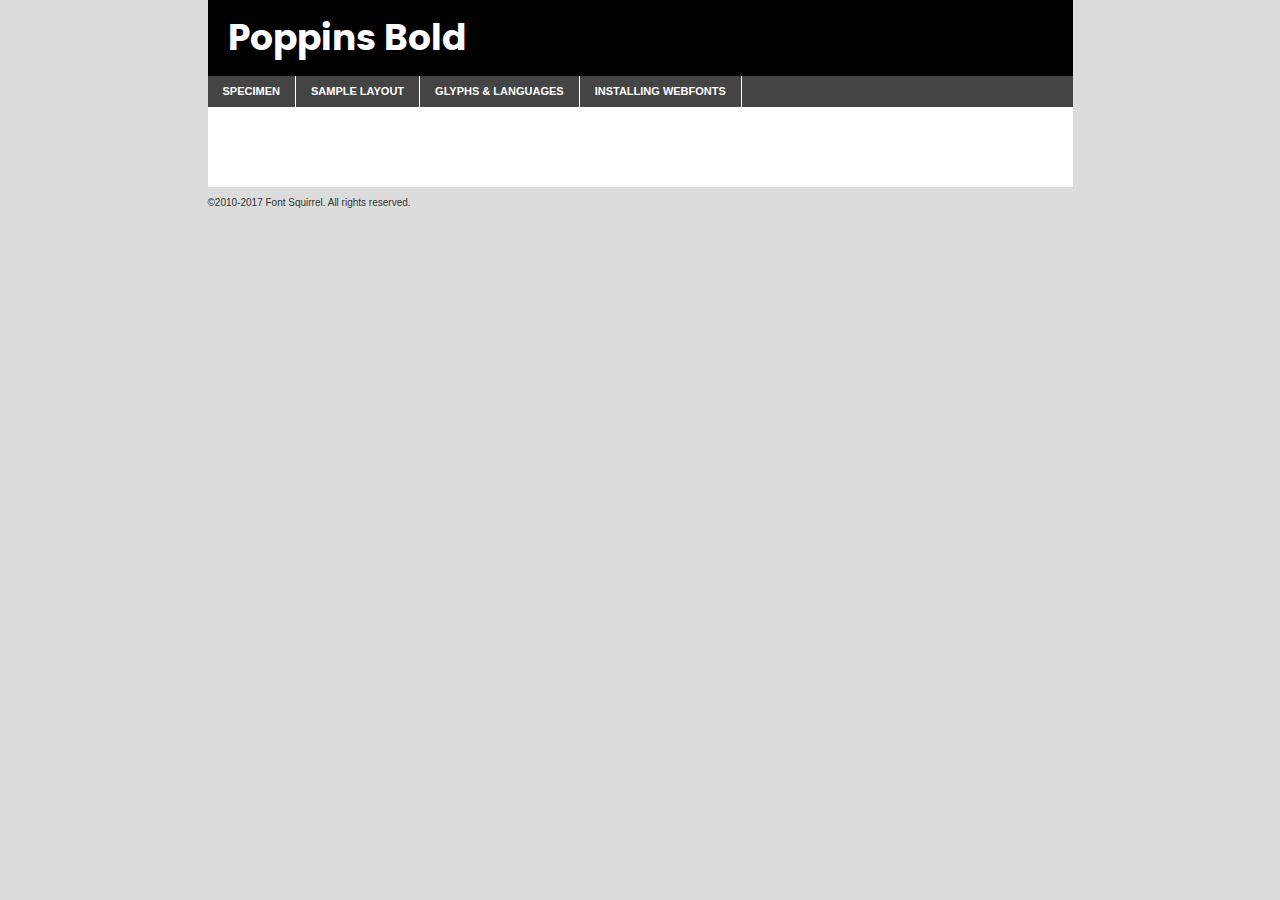
<file: components/fonts/poppins-bold-demo.html>
<!DOCTYPE html PUBLIC "-//W3C//DTD XHTML 1.0 Transitional//EN"
	"http://www.w3.org/TR/xhtml1/DTD/xhtml1-transitional.dtd">

<html xmlns="http://www.w3.org/1999/xhtml" xml:lang="en" lang="en">
<head>
	<meta http-equiv="Content-Type" content="text/html; charset=utf-8" />
	<script src="http://ajax.googleapis.com/ajax/libs/jquery/1.7.2/jquery.min.js" type="text/javascript" charset="utf-8"></script>
	<script type="text/javascript">
	(function($){$.fn.easyTabs=function(option){var param=jQuery.extend({fadeSpeed:"fast",defaultContent:1,activeClass:'active'},option);$(this).each(function(){var thisId="#"+this.id;if(param.defaultContent==''){param.defaultContent=1;}
	if(typeof param.defaultContent=="number")
	{var defaultTab=$(thisId+" .tabs li:eq("+(param.defaultContent-1)+") a").attr('href').substr(1);}else{var defaultTab=param.defaultContent;}
	$(thisId+" .tabs li a").each(function(){var tabToHide=$(this).attr('href').substr(1);$("#"+tabToHide).addClass('easytabs-tab-content');});hideAll();changeContent(defaultTab);function hideAll(){$(thisId+" .easytabs-tab-content").hide();}
	function changeContent(tabId){hideAll();$(thisId+" .tabs li").removeClass(param.activeClass);$(thisId+" .tabs li a[href=#"+tabId+"]").closest('li').addClass(param.activeClass);if(param.fadeSpeed!="none")
	{$(thisId+" #"+tabId).fadeIn(param.fadeSpeed);}else{$(thisId+" #"+tabId).show();}}
	$(thisId+" .tabs li").click(function(){var tabId=$(this).find('a').attr('href').substr(1);changeContent(tabId);return false;});});}})(jQuery);
	</script>
	<link rel="stylesheet" href="specimen_files/specimen_stylesheet.css" type="text/css" charset="utf-8" />
	<link rel="stylesheet" href="stylesheet.css" type="text/css" charset="utf-8" />

	<style type="text/css">
					body{
				font-family: 'poppinsbold';
							}
		</style>

	<title>Poppins Bold Specimen</title>
	
	
	<script type="text/javascript" charset="utf-8">
		$(document).ready(function() {
			$('#container').easyTabs({defaultContent:1});
		});
	</script>
</head>

<body>
<div id="container">
	<div id="header">
		Poppins Bold	</div>
	<ul class="tabs">
		<li><a href="#specimen">Specimen</a></li>
		<li><a href="#layout">Sample Layout</a></li>
				<li><a href="#glyphs">Glyphs &amp; Languages</a></li>
		<li><a href="#installing">Installing Webfonts</a></li>
		
	</ul>
	
	<div id="main_content">

		
			<div id="specimen">
		
				<div class="section">
					<div class="grid12 firstcol">
						<div class="huge">AaBb</div>
					</div>
				</div>
		
				<div class="section">
					<div class="glyph_range">A&#x200B;B&#x200b;C&#x200b;D&#x200b;E&#x200b;F&#x200b;G&#x200b;H&#x200b;I&#x200b;J&#x200b;K&#x200b;L&#x200b;M&#x200b;N&#x200b;O&#x200b;P&#x200b;Q&#x200b;R&#x200b;S&#x200b;T&#x200b;U&#x200b;V&#x200b;W&#x200b;X&#x200b;Y&#x200b;Z&#x200b;a&#x200b;b&#x200b;c&#x200b;d&#x200b;e&#x200b;f&#x200b;g&#x200b;h&#x200b;i&#x200b;j&#x200b;k&#x200b;l&#x200b;m&#x200b;n&#x200b;o&#x200b;p&#x200b;q&#x200b;r&#x200b;s&#x200b;t&#x200b;u&#x200b;v&#x200b;w&#x200b;x&#x200b;y&#x200b;z&#x200b;1&#x200b;2&#x200b;3&#x200b;4&#x200b;5&#x200b;6&#x200b;7&#x200b;8&#x200b;9&#x200b;0&#x200b;&amp;&#x200b;.&#x200b;,&#x200b;?&#x200b;!&#x200b;&#64;&#x200b;(&#x200b;)&#x200b;#&#x200b;$&#x200b;%&#x200b;*&#x200b;+&#x200b;-&#x200b;=&#x200b;:&#x200b;;</div>
				</div>
				<div class="section">
					<div class="grid12 firstcol">
						<table class="sample_table">
							<tr><td>10</td><td class="size10">abcdefghijklmnopqrstuvwxyzABCDEFGHIJKLMNOPQRSTUVWXYZ0123456789abcdefghijklmnopqrstuvwxyzABCDEFGHIJKLMNOPQRSTUVWXYZ0123456789abcdefghijklmnopqrstuvwxyzABCDEFGHIJKLMNOPQRSTUVWXYZ</td></tr>
							<tr><td>11</td><td class="size11">abcdefghijklmnopqrstuvwxyzABCDEFGHIJKLMNOPQRSTUVWXYZ0123456789abcdefghijklmnopqrstuvwxyzABCDEFGHIJKLMNOPQRSTUVWXYZ0123456789abcdefghijklmnopqrstuvwxyzABCDEFGHIJKLMNOPQRSTUVWXYZ</td></tr>
							<tr><td>12</td><td class="size12">abcdefghijklmnopqrstuvwxyzABCDEFGHIJKLMNOPQRSTUVWXYZ0123456789abcdefghijklmnopqrstuvwxyzABCDEFGHIJKLMNOPQRSTUVWXYZ0123456789abcdefghijklmnopqrstuvwxyzABCDEFGHIJKLMNOPQRSTUVWXYZ</td></tr>
							<tr><td>13</td><td class="size13">abcdefghijklmnopqrstuvwxyzABCDEFGHIJKLMNOPQRSTUVWXYZ0123456789abcdefghijklmnopqrstuvwxyzABCDEFGHIJKLMNOPQRSTUVWXYZ0123456789abcdefghijklmnopqrstuvwxyzABCDEFGHIJKLMNOPQRSTUVWXYZ</td></tr>
							<tr><td>14</td><td class="size14">abcdefghijklmnopqrstuvwxyzABCDEFGHIJKLMNOPQRSTUVWXYZ0123456789abcdefghijklmnopqrstuvwxyzABCDEFGHIJKLMNOPQRSTUVWXYZ0123456789abcdefghijklmnopqrstuvwxyzABCDEFGHIJKLMNOPQRSTUVWXYZ</td></tr>
							<tr><td>16</td><td class="size16">abcdefghijklmnopqrstuvwxyzABCDEFGHIJKLMNOPQRSTUVWXYZ0123456789abcdefghijklmnopqrstuvwxyzABCDEFGHIJKLMNOPQRSTUVWXYZ</td></tr>
							<tr><td>18</td><td class="size18">abcdefghijklmnopqrstuvwxyzABCDEFGHIJKLMNOPQRSTUVWXYZ0123456789abcdefghijklmnopqrstuvwxyzABCDEFGHIJKLMNOPQRSTUVWXYZ</td></tr>
							<tr><td>20</td><td class="size20">abcdefghijklmnopqrstuvwxyzABCDEFGHIJKLMNOPQRSTUVWXYZ0123456789abcdefghijklmnopqrstuvwxyzABCDEFGHIJKLMNOPQRSTUVWXYZ</td></tr>
							<tr><td>24</td><td class="size24">abcdefghijklmnopqrstuvwxyzABCDEFGHIJKLMNOPQRSTUVWXYZ0123456789abcdefghijklmnopqrstuvwxyzABCDEFGHIJKLMNOPQRSTUVWXYZ</td></tr>
							<tr><td>30</td><td class="size30">abcdefghijklmnopqrstuvwxyzABCDEFGHIJKLMNOPQRSTUVWXYZ0123456789abcdefghijklmnopqrstuvwxyzABCDEFGHIJKLMNOPQRSTUVWXYZ</td></tr>
							<tr><td>36</td><td class="size36">abcdefghijklmnopqrstuvwxyzABCDEFGHIJKLMNOPQRSTUVWXYZ0123456789abcdefghijklmnopqrstuvwxyzABCDEFGHIJKLMNOPQRSTUVWXYZ</td></tr>
							<tr><td>48</td><td class="size48">abcdefghijklmnopqrstuvwxyzABCDEFGHIJKLMNOPQRSTUVWXYZ0123456789abcdefghijklmnopqrstuvwxyzABCDEFGHIJKLMNOPQRSTUVWXYZ</td></tr>
							<tr><td>60</td><td class="size60">abcdefghijklmnopqrstuvwxyzABCDEFGHIJKLMNOPQRSTUVWXYZ0123456789abcdefghijklmnopqrstuvwxyzABCDEFGHIJKLMNOPQRSTUVWXYZ</td></tr>
							<tr><td>72</td><td class="size72">abcdefghijklmnopqrstuvwxyzABCDEFGHIJKLMNOPQRSTUVWXYZ0123456789abcdefghijklmnopqrstuvwxyzABCDEFGHIJKLMNOPQRSTUVWXYZ</td></tr>
							<tr><td>90</td><td class="size90">abcdefghijklmnopqrstuvwxyzABCDEFGHIJKLMNOPQRSTUVWXYZ0123456789abcdefghijklmnopqrstuvwxyzABCDEFGHIJKLMNOPQRSTUVWXYZ</td></tr>
						</table>
				
					</div>
			
				</div>
		
		
		
								<div class="section" id="bodycomparison">


										<div id="xheight">
				<div class="fontbody">&#x25FC;&#x25FC;&#x25FC;&#x25FC;&#x25FC;&#x25FC;&#x25FC;&#x25FC;&#x25FC;&#x25FC;&#x25FC;&#x25FC;&#x25FC;&#x25FC;&#x25FC;&#x25FC;&#x25FC;&#x25FC;&#x25FC;&#x25FC;&#x25FC;&#x25FC;&#x25FC;&#x25FC;&#x25FC;&#x25FC;&#x25FC;&#x25FC;&#x25FC;&#x25FC;&#x25FC;&#x25FC;&#x25FC;&#x25FC;&#x25FC;&#x25FC;&#x25FC;&#x25FC;&#x25FC;&#x25FC;&#x25FC;&#x25FC;&#x25FC;&#x25FC;&#x25FC;&#x25FC;&#x25FC;&#x25FC;&#x25FC;&#x25FC;&#x25FC;&#x25FC;&#x25FC;&#x25FC;&#x25FC;&#x25FC;&#x25FC;&#x25FC;&#x25FC;&#x25FC;&#x25FC;&#x25FC;&#x25FC;&#x25FC;&#x25FC;&#x25FC;&#x25FC;&#x25FC;&#x25FC;&#x25FC;&#x25FC;&#x25FC;&#x25FC;&#x25FC;&#x25FC;&#x25FC;&#x25FC;&#x25FC;&#x25FC;&#x25FC;&#x25FC;&#x25FC;&#x25FC;&#x25FC;&#x25FC;&#x25FC;&#x25FC;&#x25FC;&#x25FC;&#x25FC;&#x25FC;&#x25FC;&#x25FC;&#x25FC;&#x25FC;&#x25FC;&#x25FC;&#x25FC;&#x25FC;body</div><div class="arialbody">body</div><div class="verdanabody">body</div><div class="georgiabody">body</div></div>
										<div class="fontbody" style="z-index:1">
											body<span>Poppins Bold</span>
										</div>
										<div class="arialbody" style="z-index:1">
											body<span>Arial</span>
										</div>
										<div class="verdanabody" style="z-index:1">
											body<span>Verdana</span>
										</div>
										<div class="georgiabody" style="z-index:1">
											body<span>Georgia</span>
										</div>



								</div>
		
		
				<div class="section psample psample_row1" id="">
					
					<div class="grid2 firstcol">
						<p class="size10"><span>10.</span>Aenean lacinia bibendum nulla sed consectetur. Fusce dapibus, tellus ac cursus commodo, tortor mauris condimentum nibh, ut fermentum massa justo sit amet risus. Nullam id dolor id nibh ultricies vehicula ut id elit. Cum sociis natoque penatibus et magnis dis parturient montes, nascetur ridiculus mus. Nulla vitae elit libero, a pharetra augue.</p>
			
					</div>
					<div class="grid3">
						<p class="size11"><span>11.</span>Aenean lacinia bibendum nulla sed consectetur. Fusce dapibus, tellus ac cursus commodo, tortor mauris condimentum nibh, ut fermentum massa justo sit amet risus. Nullam id dolor id nibh ultricies vehicula ut id elit. Cum sociis natoque penatibus et magnis dis parturient montes, nascetur ridiculus mus. Nulla vitae elit libero, a pharetra augue.</p>
			
					</div>
					<div class="grid3">
						<p class="size12"><span>12.</span>Aenean lacinia bibendum nulla sed consectetur. Fusce dapibus, tellus ac cursus commodo, tortor mauris condimentum nibh, ut fermentum massa justo sit amet risus. Nullam id dolor id nibh ultricies vehicula ut id elit. Cum sociis natoque penatibus et magnis dis parturient montes, nascetur ridiculus mus. Nulla vitae elit libero, a pharetra augue.</p>
			
					</div>
					<div class="grid4">
						<p class="size13"><span>13.</span>Aenean lacinia bibendum nulla sed consectetur. Fusce dapibus, tellus ac cursus commodo, tortor mauris condimentum nibh, ut fermentum massa justo sit amet risus. Nullam id dolor id nibh ultricies vehicula ut id elit. Cum sociis natoque penatibus et magnis dis parturient montes, nascetur ridiculus mus. Nulla vitae elit libero, a pharetra augue.</p>
			
					</div>
					<div class="white_blend"></div>
					
				</div>
				<div class="section psample psample_row2" id="">
					<div class="grid3 firstcol">
						<p class="size14"><span>14.</span>Aenean lacinia bibendum nulla sed consectetur. Fusce dapibus, tellus ac cursus commodo, tortor mauris condimentum nibh, ut fermentum massa justo sit amet risus. Nullam id dolor id nibh ultricies vehicula ut id elit. Cum sociis natoque penatibus et magnis dis parturient montes, nascetur ridiculus mus. Nulla vitae elit libero, a pharetra augue.</p>
			
					</div>
					<div class="grid4">
						<p class="size16"><span>16.</span>Aenean lacinia bibendum nulla sed consectetur. Fusce dapibus, tellus ac cursus commodo, tortor mauris condimentum nibh, ut fermentum massa justo sit amet risus. Nullam id dolor id nibh ultricies vehicula ut id elit. Cum sociis natoque penatibus et magnis dis parturient montes, nascetur ridiculus mus. Nulla vitae elit libero, a pharetra augue.</p>
			
					</div>
					<div class="grid5">
						<p class="size18"><span>18.</span>Aenean lacinia bibendum nulla sed consectetur. Fusce dapibus, tellus ac cursus commodo, tortor mauris condimentum nibh, ut fermentum massa justo sit amet risus. Nullam id dolor id nibh ultricies vehicula ut id elit. Cum sociis natoque penatibus et magnis dis parturient montes, nascetur ridiculus mus. Nulla vitae elit libero, a pharetra augue.</p>
			
					</div>

					<div class="white_blend"></div>

				</div>
				
				<div class="section psample psample_row3" id="">
					<div class="grid5 firstcol">
						<p class="size20"><span>20.</span>Aenean lacinia bibendum nulla sed consectetur. Fusce dapibus, tellus ac cursus commodo, tortor mauris condimentum nibh, ut fermentum massa justo sit amet risus. Nullam id dolor id nibh ultricies vehicula ut id elit. Cum sociis natoque penatibus et magnis dis parturient montes, nascetur ridiculus mus. Nulla vitae elit libero, a pharetra augue.</p>
					</div>
					<div class="grid7">
						<p class="size24"><span>24.</span>Aenean lacinia bibendum nulla sed consectetur. Fusce dapibus, tellus ac cursus commodo, tortor mauris condimentum nibh, ut fermentum massa justo sit amet risus. Nullam id dolor id nibh ultricies vehicula ut id elit. Cum sociis natoque penatibus et magnis dis parturient montes, nascetur ridiculus mus. Nulla vitae elit libero, a pharetra augue.</p>
					</div>
					
					<div class="white_blend"></div>
					
				</div>
				
				<div class="section psample psample_row4" id="">
					<div class="grid12 firstcol">
						<p class="size30"><span>30.</span>Aenean lacinia bibendum nulla sed consectetur. Fusce dapibus, tellus ac cursus commodo, tortor mauris condimentum nibh, ut fermentum massa justo sit amet risus. Nullam id dolor id nibh ultricies vehicula ut id elit. Cum sociis natoque penatibus et magnis dis parturient montes, nascetur ridiculus mus. Nulla vitae elit libero, a pharetra augue.</p>
					</div>
					<div class="white_blend"></div>
					
				</div>
				
				
				
				<div class="section psample psample_row1 fullreverse">
					<div class="grid2 firstcol">
						<p class="size10"><span>10.</span>Aenean lacinia bibendum nulla sed consectetur. Fusce dapibus, tellus ac cursus commodo, tortor mauris condimentum nibh, ut fermentum massa justo sit amet risus. Nullam id dolor id nibh ultricies vehicula ut id elit. Cum sociis natoque penatibus et magnis dis parturient montes, nascetur ridiculus mus. Nulla vitae elit libero, a pharetra augue.</p>
			
					</div>
					<div class="grid3">
						<p class="size11"><span>11.</span>Aenean lacinia bibendum nulla sed consectetur. Fusce dapibus, tellus ac cursus commodo, tortor mauris condimentum nibh, ut fermentum massa justo sit amet risus. Nullam id dolor id nibh ultricies vehicula ut id elit. Cum sociis natoque penatibus et magnis dis parturient montes, nascetur ridiculus mus. Nulla vitae elit libero, a pharetra augue.</p>
			
					</div>
					<div class="grid3">
						<p class="size12"><span>12.</span>Aenean lacinia bibendum nulla sed consectetur. Fusce dapibus, tellus ac cursus commodo, tortor mauris condimentum nibh, ut fermentum massa justo sit amet risus. Nullam id dolor id nibh ultricies vehicula ut id elit. Cum sociis natoque penatibus et magnis dis parturient montes, nascetur ridiculus mus. Nulla vitae elit libero, a pharetra augue.</p>
			
					</div>
					<div class="grid4">
						<p class="size13"><span>13.</span>Aenean lacinia bibendum nulla sed consectetur. Fusce dapibus, tellus ac cursus commodo, tortor mauris condimentum nibh, ut fermentum massa justo sit amet risus. Nullam id dolor id nibh ultricies vehicula ut id elit. Cum sociis natoque penatibus et magnis dis parturient montes, nascetur ridiculus mus. Nulla vitae elit libero, a pharetra augue.</p>
			
					</div>
					<div class="black_blend"></div>
					
				</div>
				
				<div class="section psample psample_row2 fullreverse">
					<div class="grid3 firstcol">
						<p class="size14"><span>14.</span>Aenean lacinia bibendum nulla sed consectetur. Fusce dapibus, tellus ac cursus commodo, tortor mauris condimentum nibh, ut fermentum massa justo sit amet risus. Nullam id dolor id nibh ultricies vehicula ut id elit. Cum sociis natoque penatibus et magnis dis parturient montes, nascetur ridiculus mus. Nulla vitae elit libero, a pharetra augue.</p>
			
					</div>
					<div class="grid4">
						<p class="size16"><span>16.</span>Aenean lacinia bibendum nulla sed consectetur. Fusce dapibus, tellus ac cursus commodo, tortor mauris condimentum nibh, ut fermentum massa justo sit amet risus. Nullam id dolor id nibh ultricies vehicula ut id elit. Cum sociis natoque penatibus et magnis dis parturient montes, nascetur ridiculus mus. Nulla vitae elit libero, a pharetra augue.</p>
			
					</div>
					<div class="grid5">
						<p class="size18"><span>18.</span>Aenean lacinia bibendum nulla sed consectetur. Fusce dapibus, tellus ac cursus commodo, tortor mauris condimentum nibh, ut fermentum massa justo sit amet risus. Nullam id dolor id nibh ultricies vehicula ut id elit. Cum sociis natoque penatibus et magnis dis parturient montes, nascetur ridiculus mus. Nulla vitae elit libero, a pharetra augue.</p>
			
					</div>
					<div class="black_blend"></div>

				</div>
				
				<div class="section psample fullreverse psample_row3" id="">
					<div class="grid5 firstcol">
						<p class="size20"><span>20.</span>Aenean lacinia bibendum nulla sed consectetur. Fusce dapibus, tellus ac cursus commodo, tortor mauris condimentum nibh, ut fermentum massa justo sit amet risus. Nullam id dolor id nibh ultricies vehicula ut id elit. Cum sociis natoque penatibus et magnis dis parturient montes, nascetur ridiculus mus. Nulla vitae elit libero, a pharetra augue.</p>
					</div>
					<div class="grid7">
						<p class="size24"><span>24.</span>Aenean lacinia bibendum nulla sed consectetur. Fusce dapibus, tellus ac cursus commodo, tortor mauris condimentum nibh, ut fermentum massa justo sit amet risus. Nullam id dolor id nibh ultricies vehicula ut id elit. Cum sociis natoque penatibus et magnis dis parturient montes, nascetur ridiculus mus. Nulla vitae elit libero, a pharetra augue.</p>
					</div>
					
					<div class="black_blend"></div>
					
				</div>
				
				<div class="section psample fullreverse psample_row4" id="" style="border-bottom: 20px #000 solid;">
					<div class="grid12 firstcol">
						<p class="size30"><span>30.</span>Aenean lacinia bibendum nulla sed consectetur. Fusce dapibus, tellus ac cursus commodo, tortor mauris condimentum nibh, ut fermentum massa justo sit amet risus. Nullam id dolor id nibh ultricies vehicula ut id elit. Cum sociis natoque penatibus et magnis dis parturient montes, nascetur ridiculus mus. Nulla vitae elit libero, a pharetra augue.</p>
					</div>
					<div class="black_blend"></div>
					
				</div>
				
				
				
				
			</div>
			
			<div id="layout">
				
				<div class="section">
					
					<div class="grid12 firstcol">
						<h1>Lorem Ipsum Dolor</h1>
						<h2>Etiam porta sem malesuada magna mollis euismod</h2>
						
						<p class="byline">By <a href="#link">Aenean Lacinia</a></p>
					</div>
				</div>
				<div class="section">
					<div class="grid8 firstcol">
						<p class="large">Donec sed odio dui. Morbi leo risus, porta ac consectetur ac, vestibulum at eros. Fusce dapibus, tellus ac cursus commodo, tortor mauris condimentum nibh, ut fermentum massa justo sit amet risus. </p>

						
						<h3>Pellentesque ornare sem</h3>

						<p>Maecenas sed diam eget risus varius blandit sit amet non magna. Maecenas faucibus mollis interdum. Donec ullamcorper nulla non metus auctor fringilla. Nullam id dolor id nibh ultricies vehicula ut id elit. Nullam id dolor id nibh ultricies vehicula ut id elit. </p>

						<p>Aenean eu leo quam. Pellentesque ornare sem lacinia quam venenatis vestibulum. Lorem ipsum dolor sit amet, consectetur adipiscing elit. Cum sociis natoque penatibus et magnis dis parturient montes, nascetur ridiculus mus. </p>

						<p>Nulla vitae elit libero, a pharetra augue. Praesent commodo cursus magna, vel scelerisque nisl consectetur et. Aenean lacinia bibendum nulla sed consectetur. </p>

						<p>Nullam quis risus eget urna mollis ornare vel eu leo. Nullam quis risus eget urna mollis ornare vel eu leo. Maecenas sed diam eget risus varius blandit sit amet non magna. Donec ullamcorper nulla non metus auctor fringilla. </p>

						<h3>Cras mattis consectetur</h3>

						<p>Aenean eu leo quam. Pellentesque ornare sem lacinia quam venenatis vestibulum. Aenean lacinia bibendum nulla sed consectetur. Integer posuere erat a ante venenatis dapibus posuere velit aliquet. Cras mattis consectetur purus sit amet fermentum. </p>

						<p>Nullam id dolor id nibh ultricies vehicula ut id elit. Nullam quis risus eget urna mollis ornare vel eu leo. Cras mattis consectetur purus sit amet fermentum.</p>
					</div>
					
					<div class="grid4 sidebar">
						
						<div class="box reverse">
							<p class="last">Nullam quis risus eget urna mollis ornare vel eu leo. Donec ullamcorper nulla non metus auctor fringilla. Cras mattis consectetur purus sit amet fermentum. Sed posuere consectetur est at lobortis. Lorem ipsum dolor sit amet, consectetur adipiscing elit. </p>
						</div>
						
						<p class="caption">Maecenas sed diam eget risus varius.</p>

						<p>Vestibulum id ligula porta felis euismod semper. Integer posuere erat a ante venenatis dapibus posuere velit aliquet. Vestibulum id ligula porta felis euismod semper. Sed posuere consectetur est at lobortis. Maecenas sed diam eget risus varius blandit sit amet non magna. Fusce dapibus, tellus ac cursus commodo, tortor mauris condimentum nibh, ut fermentum massa justo sit amet risus. </p>

					

						<p>Duis mollis, est non commodo luctus, nisi erat porttitor ligula, eget lacinia odio sem nec elit. Aenean lacinia bibendum nulla sed consectetur. Vivamus sagittis lacus vel augue laoreet rutrum faucibus dolor auctor. Aenean lacinia bibendum nulla sed consectetur. Nullam quis risus eget urna mollis ornare vel eu leo. </p>

						<p>Praesent commodo cursus magna, vel scelerisque nisl consectetur et. Donec ullamcorper nulla non metus auctor fringilla. Maecenas faucibus mollis interdum. Fusce dapibus, tellus ac cursus commodo, tortor mauris condimentum nibh, ut fermentum massa justo sit amet risus. </p>

					</div>
				</div>
				
			</div>


			



		<div id="glyphs">
			<div class="section">
				<div class="grid12 firstcol">
			
				<h1>Language Support</h1>
				<p>The subset of Poppins Bold in this kit supports the following languages:<br />
			
					Albanian, Basque, Breton, Chamorro, Danish, Dutch, English, Faroese, Finnish, French, Frisian, Galician, German, Icelandic, Italian, Malagasy, Norwegian, Portuguese, Spanish, Alsatian, Aragonese, Arapaho, Arrernte, Asturian, Aymara, Bislama, Cebuano, Corsican, Fijian, French_creole, Genoese, Gilbertese, Greenlandic, Haitian_creole, Hiligaynon, Hmong, Hopi, Ibanag, Iloko_ilokano, Indonesian, Interglossa_glosa, Interlingua, Irish_gaelic, Jerriais, Lojban, Lombard, Luxembourgeois, Manx, Mohawk, Norfolk_pitcairnese, Occitan, Oromo, Pangasinan, Papiamento, Piedmontese, Potawatomi, Rhaeto-romance, Romansh, Rotokas, Sami_lule, Samoan, Sardinian, Scots_gaelic, Seychelles_creole, Shona, Sicilian, Somali, Southern_ndebele, Swahili, Swati_swazi, Tagalog_filipino_pilipino, Tetum, Tok_pisin, Uyghur_latinized, Volapuk, Walloon, Warlpiri, Xhosa, Yapese, Zulu, Latinbasic, Ubasic, Demo				</p>
				<h1>Glyph Chart</h1>
				<p>The subset of Poppins Bold in this kit includes all the glyphs listed below. Unicode entities are included above each glyph to help you insert individual characters into your layout.</p>
				<div id="glyph_chart">
			
																														 <div><p>&amp;#13;</p>&#13;</div>
																				 <div><p>&amp;#32;</p>&#32;</div>
																				 <div><p>&amp;#33;</p>&#33;</div>
																				 <div><p>&amp;#34;</p>&#34;</div>
																				 <div><p>&amp;#35;</p>&#35;</div>
																				 <div><p>&amp;#36;</p>&#36;</div>
																				 <div><p>&amp;#37;</p>&#37;</div>
																				 <div><p>&amp;#38;</p>&#38;</div>
																				 <div><p>&amp;#39;</p>&#39;</div>
																				 <div><p>&amp;#40;</p>&#40;</div>
																				 <div><p>&amp;#41;</p>&#41;</div>
																				 <div><p>&amp;#42;</p>&#42;</div>
																				 <div><p>&amp;#43;</p>&#43;</div>
																				 <div><p>&amp;#44;</p>&#44;</div>
																				 <div><p>&amp;#45;</p>&#45;</div>
																				 <div><p>&amp;#46;</p>&#46;</div>
																				 <div><p>&amp;#47;</p>&#47;</div>
																				 <div><p>&amp;#48;</p>&#48;</div>
																				 <div><p>&amp;#49;</p>&#49;</div>
																				 <div><p>&amp;#50;</p>&#50;</div>
																				 <div><p>&amp;#51;</p>&#51;</div>
																				 <div><p>&amp;#52;</p>&#52;</div>
																				 <div><p>&amp;#53;</p>&#53;</div>
																				 <div><p>&amp;#54;</p>&#54;</div>
																				 <div><p>&amp;#55;</p>&#55;</div>
																				 <div><p>&amp;#56;</p>&#56;</div>
																				 <div><p>&amp;#57;</p>&#57;</div>
																				 <div><p>&amp;#58;</p>&#58;</div>
																				 <div><p>&amp;#59;</p>&#59;</div>
																				 <div><p>&amp;#60;</p>&#60;</div>
																				 <div><p>&amp;#61;</p>&#61;</div>
																				 <div><p>&amp;#62;</p>&#62;</div>
																				 <div><p>&amp;#63;</p>&#63;</div>
																				 <div><p>&amp;#64;</p>&#64;</div>
																				 <div><p>&amp;#65;</p>&#65;</div>
																				 <div><p>&amp;#66;</p>&#66;</div>
																				 <div><p>&amp;#67;</p>&#67;</div>
																				 <div><p>&amp;#68;</p>&#68;</div>
																				 <div><p>&amp;#69;</p>&#69;</div>
																				 <div><p>&amp;#70;</p>&#70;</div>
																				 <div><p>&amp;#71;</p>&#71;</div>
																				 <div><p>&amp;#72;</p>&#72;</div>
																				 <div><p>&amp;#73;</p>&#73;</div>
																				 <div><p>&amp;#74;</p>&#74;</div>
																				 <div><p>&amp;#75;</p>&#75;</div>
																				 <div><p>&amp;#76;</p>&#76;</div>
																				 <div><p>&amp;#77;</p>&#77;</div>
																				 <div><p>&amp;#78;</p>&#78;</div>
																				 <div><p>&amp;#79;</p>&#79;</div>
																				 <div><p>&amp;#80;</p>&#80;</div>
																				 <div><p>&amp;#81;</p>&#81;</div>
																				 <div><p>&amp;#82;</p>&#82;</div>
																				 <div><p>&amp;#83;</p>&#83;</div>
																				 <div><p>&amp;#84;</p>&#84;</div>
																				 <div><p>&amp;#85;</p>&#85;</div>
																				 <div><p>&amp;#86;</p>&#86;</div>
																				 <div><p>&amp;#87;</p>&#87;</div>
																				 <div><p>&amp;#88;</p>&#88;</div>
																				 <div><p>&amp;#89;</p>&#89;</div>
																				 <div><p>&amp;#90;</p>&#90;</div>
																				 <div><p>&amp;#91;</p>&#91;</div>
																				 <div><p>&amp;#92;</p>&#92;</div>
																				 <div><p>&amp;#93;</p>&#93;</div>
																				 <div><p>&amp;#94;</p>&#94;</div>
																				 <div><p>&amp;#95;</p>&#95;</div>
																				 <div><p>&amp;#96;</p>&#96;</div>
																				 <div><p>&amp;#97;</p>&#97;</div>
																				 <div><p>&amp;#98;</p>&#98;</div>
																				 <div><p>&amp;#99;</p>&#99;</div>
																				 <div><p>&amp;#100;</p>&#100;</div>
																				 <div><p>&amp;#101;</p>&#101;</div>
																				 <div><p>&amp;#102;</p>&#102;</div>
																				 <div><p>&amp;#103;</p>&#103;</div>
																				 <div><p>&amp;#104;</p>&#104;</div>
																				 <div><p>&amp;#105;</p>&#105;</div>
																				 <div><p>&amp;#106;</p>&#106;</div>
																				 <div><p>&amp;#107;</p>&#107;</div>
																				 <div><p>&amp;#108;</p>&#108;</div>
																				 <div><p>&amp;#109;</p>&#109;</div>
																				 <div><p>&amp;#110;</p>&#110;</div>
																				 <div><p>&amp;#111;</p>&#111;</div>
																				 <div><p>&amp;#112;</p>&#112;</div>
																				 <div><p>&amp;#113;</p>&#113;</div>
																				 <div><p>&amp;#114;</p>&#114;</div>
																				 <div><p>&amp;#115;</p>&#115;</div>
																				 <div><p>&amp;#116;</p>&#116;</div>
																				 <div><p>&amp;#117;</p>&#117;</div>
																				 <div><p>&amp;#118;</p>&#118;</div>
																				 <div><p>&amp;#119;</p>&#119;</div>
																				 <div><p>&amp;#120;</p>&#120;</div>
																				 <div><p>&amp;#121;</p>&#121;</div>
																				 <div><p>&amp;#122;</p>&#122;</div>
																				 <div><p>&amp;#123;</p>&#123;</div>
																				 <div><p>&amp;#124;</p>&#124;</div>
																				 <div><p>&amp;#125;</p>&#125;</div>
																				 <div><p>&amp;#126;</p>&#126;</div>
																				 <div><p>&amp;#160;</p>&#160;</div>
																				 <div><p>&amp;#161;</p>&#161;</div>
																				 <div><p>&amp;#162;</p>&#162;</div>
																				 <div><p>&amp;#163;</p>&#163;</div>
																				 <div><p>&amp;#164;</p>&#164;</div>
																				 <div><p>&amp;#165;</p>&#165;</div>
																				 <div><p>&amp;#166;</p>&#166;</div>
																				 <div><p>&amp;#167;</p>&#167;</div>
																				 <div><p>&amp;#168;</p>&#168;</div>
																				 <div><p>&amp;#169;</p>&#169;</div>
																				 <div><p>&amp;#170;</p>&#170;</div>
																				 <div><p>&amp;#171;</p>&#171;</div>
																				 <div><p>&amp;#172;</p>&#172;</div>
																				 <div><p>&amp;#173;</p>&#173;</div>
																				 <div><p>&amp;#174;</p>&#174;</div>
																				 <div><p>&amp;#175;</p>&#175;</div>
																				 <div><p>&amp;#176;</p>&#176;</div>
																				 <div><p>&amp;#177;</p>&#177;</div>
																				 <div><p>&amp;#178;</p>&#178;</div>
																				 <div><p>&amp;#179;</p>&#179;</div>
																				 <div><p>&amp;#180;</p>&#180;</div>
																				 <div><p>&amp;#181;</p>&#181;</div>
																				 <div><p>&amp;#182;</p>&#182;</div>
																				 <div><p>&amp;#183;</p>&#183;</div>
																				 <div><p>&amp;#184;</p>&#184;</div>
																				 <div><p>&amp;#185;</p>&#185;</div>
																				 <div><p>&amp;#186;</p>&#186;</div>
																				 <div><p>&amp;#187;</p>&#187;</div>
																				 <div><p>&amp;#188;</p>&#188;</div>
																				 <div><p>&amp;#189;</p>&#189;</div>
																				 <div><p>&amp;#190;</p>&#190;</div>
																				 <div><p>&amp;#191;</p>&#191;</div>
																				 <div><p>&amp;#192;</p>&#192;</div>
																				 <div><p>&amp;#193;</p>&#193;</div>
																				 <div><p>&amp;#194;</p>&#194;</div>
																				 <div><p>&amp;#195;</p>&#195;</div>
																				 <div><p>&amp;#196;</p>&#196;</div>
																				 <div><p>&amp;#197;</p>&#197;</div>
																				 <div><p>&amp;#198;</p>&#198;</div>
																				 <div><p>&amp;#199;</p>&#199;</div>
																				 <div><p>&amp;#200;</p>&#200;</div>
																				 <div><p>&amp;#201;</p>&#201;</div>
																				 <div><p>&amp;#202;</p>&#202;</div>
																				 <div><p>&amp;#203;</p>&#203;</div>
																				 <div><p>&amp;#204;</p>&#204;</div>
																				 <div><p>&amp;#205;</p>&#205;</div>
																				 <div><p>&amp;#206;</p>&#206;</div>
																				 <div><p>&amp;#207;</p>&#207;</div>
																				 <div><p>&amp;#208;</p>&#208;</div>
																				 <div><p>&amp;#209;</p>&#209;</div>
																				 <div><p>&amp;#210;</p>&#210;</div>
																				 <div><p>&amp;#211;</p>&#211;</div>
																				 <div><p>&amp;#212;</p>&#212;</div>
																				 <div><p>&amp;#213;</p>&#213;</div>
																				 <div><p>&amp;#214;</p>&#214;</div>
																				 <div><p>&amp;#215;</p>&#215;</div>
																				 <div><p>&amp;#216;</p>&#216;</div>
																				 <div><p>&amp;#217;</p>&#217;</div>
																				 <div><p>&amp;#218;</p>&#218;</div>
																				 <div><p>&amp;#219;</p>&#219;</div>
																				 <div><p>&amp;#220;</p>&#220;</div>
																				 <div><p>&amp;#221;</p>&#221;</div>
																				 <div><p>&amp;#222;</p>&#222;</div>
																				 <div><p>&amp;#223;</p>&#223;</div>
																				 <div><p>&amp;#224;</p>&#224;</div>
																				 <div><p>&amp;#225;</p>&#225;</div>
																				 <div><p>&amp;#226;</p>&#226;</div>
																				 <div><p>&amp;#227;</p>&#227;</div>
																				 <div><p>&amp;#228;</p>&#228;</div>
																				 <div><p>&amp;#229;</p>&#229;</div>
																				 <div><p>&amp;#230;</p>&#230;</div>
																				 <div><p>&amp;#231;</p>&#231;</div>
																				 <div><p>&amp;#232;</p>&#232;</div>
																				 <div><p>&amp;#233;</p>&#233;</div>
																				 <div><p>&amp;#234;</p>&#234;</div>
																				 <div><p>&amp;#235;</p>&#235;</div>
																				 <div><p>&amp;#236;</p>&#236;</div>
																				 <div><p>&amp;#237;</p>&#237;</div>
																				 <div><p>&amp;#238;</p>&#238;</div>
																				 <div><p>&amp;#239;</p>&#239;</div>
																				 <div><p>&amp;#240;</p>&#240;</div>
																				 <div><p>&amp;#241;</p>&#241;</div>
																				 <div><p>&amp;#242;</p>&#242;</div>
																				 <div><p>&amp;#243;</p>&#243;</div>
																				 <div><p>&amp;#244;</p>&#244;</div>
																				 <div><p>&amp;#245;</p>&#245;</div>
																				 <div><p>&amp;#246;</p>&#246;</div>
																				 <div><p>&amp;#247;</p>&#247;</div>
																				 <div><p>&amp;#248;</p>&#248;</div>
																				 <div><p>&amp;#249;</p>&#249;</div>
																				 <div><p>&amp;#250;</p>&#250;</div>
																				 <div><p>&amp;#251;</p>&#251;</div>
																				 <div><p>&amp;#252;</p>&#252;</div>
																				 <div><p>&amp;#253;</p>&#253;</div>
																				 <div><p>&amp;#254;</p>&#254;</div>
																				 <div><p>&amp;#255;</p>&#255;</div>
																				 <div><p>&amp;#338;</p>&#338;</div>
																				 <div><p>&amp;#339;</p>&#339;</div>
																				 <div><p>&amp;#376;</p>&#376;</div>
																				 <div><p>&amp;#710;</p>&#710;</div>
																				 <div><p>&amp;#732;</p>&#732;</div>
																				 <div><p>&amp;#8192;</p>&#8192;</div>
																				 <div><p>&amp;#8193;</p>&#8193;</div>
																				 <div><p>&amp;#8194;</p>&#8194;</div>
																				 <div><p>&amp;#8195;</p>&#8195;</div>
																				 <div><p>&amp;#8196;</p>&#8196;</div>
																				 <div><p>&amp;#8197;</p>&#8197;</div>
																				 <div><p>&amp;#8198;</p>&#8198;</div>
																				 <div><p>&amp;#8199;</p>&#8199;</div>
																				 <div><p>&amp;#8200;</p>&#8200;</div>
																				 <div><p>&amp;#8201;</p>&#8201;</div>
																				 <div><p>&amp;#8202;</p>&#8202;</div>
																				 <div><p>&amp;#8208;</p>&#8208;</div>
																				 <div><p>&amp;#8209;</p>&#8209;</div>
																				 <div><p>&amp;#8210;</p>&#8210;</div>
																				 <div><p>&amp;#8211;</p>&#8211;</div>
																				 <div><p>&amp;#8212;</p>&#8212;</div>
																				 <div><p>&amp;#8216;</p>&#8216;</div>
																				 <div><p>&amp;#8217;</p>&#8217;</div>
																				 <div><p>&amp;#8218;</p>&#8218;</div>
																				 <div><p>&amp;#8220;</p>&#8220;</div>
																				 <div><p>&amp;#8221;</p>&#8221;</div>
																				 <div><p>&amp;#8222;</p>&#8222;</div>
																				 <div><p>&amp;#8226;</p>&#8226;</div>
																				 <div><p>&amp;#8230;</p>&#8230;</div>
																				 <div><p>&amp;#8239;</p>&#8239;</div>
																				 <div><p>&amp;#8249;</p>&#8249;</div>
																				 <div><p>&amp;#8250;</p>&#8250;</div>
																				 <div><p>&amp;#8287;</p>&#8287;</div>
																				 <div><p>&amp;#8364;</p>&#8364;</div>
																				 <div><p>&amp;#8482;</p>&#8482;</div>
																				 <div><p>&amp;#64257;</p>&#64257;</div>
																				 <div><p>&amp;#64258;</p>&#64258;</div>
																																																</div>	
				</div>
		
		
			</div>
		</div>
		
		
		<div id="specs">
			
		</div>
	
		<div id="installing">
			<div class="section">
				<div class="grid7 firstcol">
					<h1>Installing Webfonts</h1>
					
					<p>Webfonts are supported by all major browser platforms but not all in the same way. There are currently four different font formats that must be included in order to target all browsers. This includes TTF, WOFF, EOT and SVG.</p>
					
					<h2>1. Upload your webfonts</h2>
					<p>You must upload your webfont kit to your website. They should be in or near the same directory as your CSS files.</p>
					
					<h2>2. Include the webfont stylesheet</h2>
					<p>A special CSS @font-face declaration helps the various browsers select the appropriate font it needs without causing you a bunch of headaches. Learn more about this syntax by reading the <a href="https://www.fontspring.com/blog/further-hardening-of-the-bulletproof-syntax">Fontspring blog post</a> about it. The code for it is as follows:</p>


<code>
@font-face{ 
	font-family: 'MyWebFont';
	src: url('WebFont.eot');
	src: url('WebFont.eot?#iefix') format('embedded-opentype'),
	     url('WebFont.woff') format('woff'),
	     url('WebFont.ttf') format('truetype'),
	     url('WebFont.svg#webfont') format('svg');
}
</code>

	<p>We've already gone ahead and generated the code for you. All you have to do is link to the stylesheet in your HTML, like this:</p>
	<code>&lt;link rel=&quot;stylesheet&quot; href=&quot;stylesheet.css&quot; type=&quot;text/css&quot; charset=&quot;utf-8&quot; /&gt;</code>

					<h2>3. Modify your own stylesheet</h2>
					<p>To take advantage of your new fonts, you must tell your stylesheet to use them. Look at the original @font-face declaration above and find the property called "font-family." The name linked there will be what you use to reference the font. Prepend that webfont name to the font stack in the "font-family" property, inside the selector you want to change. For example:</p>
<code>p { font-family: 'WebFont', Arial, sans-serif; }</code>

<h2>4. Test</h2>
<p>Getting webfonts to work cross-browser <em>can</em> be tricky. Use the information in the sidebar to help you if you find that fonts aren't loading in a particular browser.</p>
				</div>
				
				<div class="grid5 sidebar">
					<div class="box">
						<h2>Troubleshooting<br />Font-Face Problems</h2>
						<p>Having trouble getting your webfonts to load in your new website? Here are some tips to sort out what might be the problem.</p>

						<h3>Fonts not showing in any browser</h3>

						<p>This sounds like you need to work on the plumbing. You either did not upload the fonts to the correct directory, or you did not link the fonts properly in the CSS. If you've confirmed that all this is correct and you still have a problem, take a look at your .htaccess file and see if requests are getting intercepted.</p>

						<h3>Fonts not loading in iPhone or iPad</h3>

						<p>The most common problem here is that you are serving the fonts from an IIS server. IIS refuses to serve files that have unknown MIME types. If that is the case, you must set the MIME type for SVG to "image/svg+xml" in the server settings. Follow these instructions from Microsoft if you need help.</p>

						<h3>Fonts not loading in Firefox</h3>

						<p>The primary reason for this failure? You are still using a version Firefox older than 3.5. So upgrade already! If that isn't it, then you are very likely serving fonts from a different domain. Firefox requires that all font assets be served from the same domain. Lastly it is possible that you need to add WOFF to your list of MIME types (if you are serving via IIS.)</p>

						<h3>Fonts not loading in IE</h3>

						<p>Are you looking at Internet Explorer on an actual Windows machine or are you cheating by using a service like Adobe BrowserLab? Many of these screenshot services do not render @font-face for IE. Best to test it on a real machine.</p>

						<h3>Fonts not loading in IE9</h3>

						<p>IE9, like Firefox, requires that fonts be served from the same domain as the website. Make sure that is the case.</p>
					</div>
				</div>
			</div>
			
		</div>
	
	</div>
	<div id="footer">
		<p>&copy;2010-2017 Font Squirrel. All rights reserved.</p>
	</div>
</div>
</body>
</html>
</file>
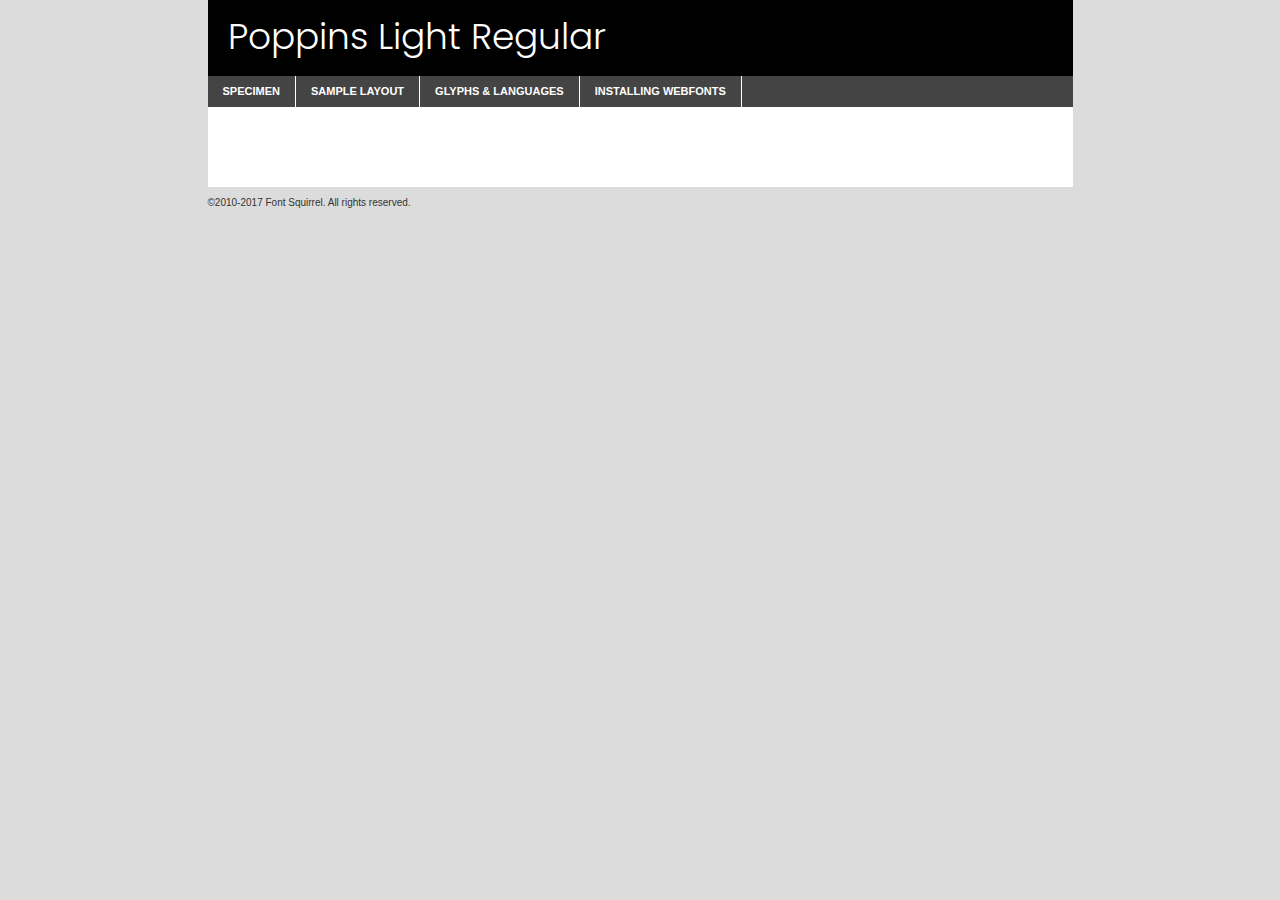
<file: components/fonts/poppins-light-demo.html>
<!DOCTYPE html PUBLIC "-//W3C//DTD XHTML 1.0 Transitional//EN"
	"http://www.w3.org/TR/xhtml1/DTD/xhtml1-transitional.dtd">

<html xmlns="http://www.w3.org/1999/xhtml" xml:lang="en" lang="en">
<head>
	<meta http-equiv="Content-Type" content="text/html; charset=utf-8" />
	<script src="http://ajax.googleapis.com/ajax/libs/jquery/1.7.2/jquery.min.js" type="text/javascript" charset="utf-8"></script>
	<script type="text/javascript">
	(function($){$.fn.easyTabs=function(option){var param=jQuery.extend({fadeSpeed:"fast",defaultContent:1,activeClass:'active'},option);$(this).each(function(){var thisId="#"+this.id;if(param.defaultContent==''){param.defaultContent=1;}
	if(typeof param.defaultContent=="number")
	{var defaultTab=$(thisId+" .tabs li:eq("+(param.defaultContent-1)+") a").attr('href').substr(1);}else{var defaultTab=param.defaultContent;}
	$(thisId+" .tabs li a").each(function(){var tabToHide=$(this).attr('href').substr(1);$("#"+tabToHide).addClass('easytabs-tab-content');});hideAll();changeContent(defaultTab);function hideAll(){$(thisId+" .easytabs-tab-content").hide();}
	function changeContent(tabId){hideAll();$(thisId+" .tabs li").removeClass(param.activeClass);$(thisId+" .tabs li a[href=#"+tabId+"]").closest('li').addClass(param.activeClass);if(param.fadeSpeed!="none")
	{$(thisId+" #"+tabId).fadeIn(param.fadeSpeed);}else{$(thisId+" #"+tabId).show();}}
	$(thisId+" .tabs li").click(function(){var tabId=$(this).find('a').attr('href').substr(1);changeContent(tabId);return false;});});}})(jQuery);
	</script>
	<link rel="stylesheet" href="specimen_files/specimen_stylesheet.css" type="text/css" charset="utf-8" />
	<link rel="stylesheet" href="stylesheet.css" type="text/css" charset="utf-8" />

	<style type="text/css">
					body{
				font-family: 'poppinslight';
							}
		</style>

	<title>Poppins Light Regular Specimen</title>
	
	
	<script type="text/javascript" charset="utf-8">
		$(document).ready(function() {
			$('#container').easyTabs({defaultContent:1});
		});
	</script>
</head>

<body>
<div id="container">
	<div id="header">
		Poppins Light Regular	</div>
	<ul class="tabs">
		<li><a href="#specimen">Specimen</a></li>
		<li><a href="#layout">Sample Layout</a></li>
				<li><a href="#glyphs">Glyphs &amp; Languages</a></li>
		<li><a href="#installing">Installing Webfonts</a></li>
		
	</ul>
	
	<div id="main_content">

		
			<div id="specimen">
		
				<div class="section">
					<div class="grid12 firstcol">
						<div class="huge">AaBb</div>
					</div>
				</div>
		
				<div class="section">
					<div class="glyph_range">A&#x200B;B&#x200b;C&#x200b;D&#x200b;E&#x200b;F&#x200b;G&#x200b;H&#x200b;I&#x200b;J&#x200b;K&#x200b;L&#x200b;M&#x200b;N&#x200b;O&#x200b;P&#x200b;Q&#x200b;R&#x200b;S&#x200b;T&#x200b;U&#x200b;V&#x200b;W&#x200b;X&#x200b;Y&#x200b;Z&#x200b;a&#x200b;b&#x200b;c&#x200b;d&#x200b;e&#x200b;f&#x200b;g&#x200b;h&#x200b;i&#x200b;j&#x200b;k&#x200b;l&#x200b;m&#x200b;n&#x200b;o&#x200b;p&#x200b;q&#x200b;r&#x200b;s&#x200b;t&#x200b;u&#x200b;v&#x200b;w&#x200b;x&#x200b;y&#x200b;z&#x200b;1&#x200b;2&#x200b;3&#x200b;4&#x200b;5&#x200b;6&#x200b;7&#x200b;8&#x200b;9&#x200b;0&#x200b;&amp;&#x200b;.&#x200b;,&#x200b;?&#x200b;!&#x200b;&#64;&#x200b;(&#x200b;)&#x200b;#&#x200b;$&#x200b;%&#x200b;*&#x200b;+&#x200b;-&#x200b;=&#x200b;:&#x200b;;</div>
				</div>
				<div class="section">
					<div class="grid12 firstcol">
						<table class="sample_table">
							<tr><td>10</td><td class="size10">abcdefghijklmnopqrstuvwxyzABCDEFGHIJKLMNOPQRSTUVWXYZ0123456789abcdefghijklmnopqrstuvwxyzABCDEFGHIJKLMNOPQRSTUVWXYZ0123456789abcdefghijklmnopqrstuvwxyzABCDEFGHIJKLMNOPQRSTUVWXYZ</td></tr>
							<tr><td>11</td><td class="size11">abcdefghijklmnopqrstuvwxyzABCDEFGHIJKLMNOPQRSTUVWXYZ0123456789abcdefghijklmnopqrstuvwxyzABCDEFGHIJKLMNOPQRSTUVWXYZ0123456789abcdefghijklmnopqrstuvwxyzABCDEFGHIJKLMNOPQRSTUVWXYZ</td></tr>
							<tr><td>12</td><td class="size12">abcdefghijklmnopqrstuvwxyzABCDEFGHIJKLMNOPQRSTUVWXYZ0123456789abcdefghijklmnopqrstuvwxyzABCDEFGHIJKLMNOPQRSTUVWXYZ0123456789abcdefghijklmnopqrstuvwxyzABCDEFGHIJKLMNOPQRSTUVWXYZ</td></tr>
							<tr><td>13</td><td class="size13">abcdefghijklmnopqrstuvwxyzABCDEFGHIJKLMNOPQRSTUVWXYZ0123456789abcdefghijklmnopqrstuvwxyzABCDEFGHIJKLMNOPQRSTUVWXYZ0123456789abcdefghijklmnopqrstuvwxyzABCDEFGHIJKLMNOPQRSTUVWXYZ</td></tr>
							<tr><td>14</td><td class="size14">abcdefghijklmnopqrstuvwxyzABCDEFGHIJKLMNOPQRSTUVWXYZ0123456789abcdefghijklmnopqrstuvwxyzABCDEFGHIJKLMNOPQRSTUVWXYZ0123456789abcdefghijklmnopqrstuvwxyzABCDEFGHIJKLMNOPQRSTUVWXYZ</td></tr>
							<tr><td>16</td><td class="size16">abcdefghijklmnopqrstuvwxyzABCDEFGHIJKLMNOPQRSTUVWXYZ0123456789abcdefghijklmnopqrstuvwxyzABCDEFGHIJKLMNOPQRSTUVWXYZ</td></tr>
							<tr><td>18</td><td class="size18">abcdefghijklmnopqrstuvwxyzABCDEFGHIJKLMNOPQRSTUVWXYZ0123456789abcdefghijklmnopqrstuvwxyzABCDEFGHIJKLMNOPQRSTUVWXYZ</td></tr>
							<tr><td>20</td><td class="size20">abcdefghijklmnopqrstuvwxyzABCDEFGHIJKLMNOPQRSTUVWXYZ0123456789abcdefghijklmnopqrstuvwxyzABCDEFGHIJKLMNOPQRSTUVWXYZ</td></tr>
							<tr><td>24</td><td class="size24">abcdefghijklmnopqrstuvwxyzABCDEFGHIJKLMNOPQRSTUVWXYZ0123456789abcdefghijklmnopqrstuvwxyzABCDEFGHIJKLMNOPQRSTUVWXYZ</td></tr>
							<tr><td>30</td><td class="size30">abcdefghijklmnopqrstuvwxyzABCDEFGHIJKLMNOPQRSTUVWXYZ0123456789abcdefghijklmnopqrstuvwxyzABCDEFGHIJKLMNOPQRSTUVWXYZ</td></tr>
							<tr><td>36</td><td class="size36">abcdefghijklmnopqrstuvwxyzABCDEFGHIJKLMNOPQRSTUVWXYZ0123456789abcdefghijklmnopqrstuvwxyzABCDEFGHIJKLMNOPQRSTUVWXYZ</td></tr>
							<tr><td>48</td><td class="size48">abcdefghijklmnopqrstuvwxyzABCDEFGHIJKLMNOPQRSTUVWXYZ0123456789abcdefghijklmnopqrstuvwxyzABCDEFGHIJKLMNOPQRSTUVWXYZ</td></tr>
							<tr><td>60</td><td class="size60">abcdefghijklmnopqrstuvwxyzABCDEFGHIJKLMNOPQRSTUVWXYZ0123456789abcdefghijklmnopqrstuvwxyzABCDEFGHIJKLMNOPQRSTUVWXYZ</td></tr>
							<tr><td>72</td><td class="size72">abcdefghijklmnopqrstuvwxyzABCDEFGHIJKLMNOPQRSTUVWXYZ0123456789abcdefghijklmnopqrstuvwxyzABCDEFGHIJKLMNOPQRSTUVWXYZ</td></tr>
							<tr><td>90</td><td class="size90">abcdefghijklmnopqrstuvwxyzABCDEFGHIJKLMNOPQRSTUVWXYZ0123456789abcdefghijklmnopqrstuvwxyzABCDEFGHIJKLMNOPQRSTUVWXYZ</td></tr>
						</table>
				
					</div>
			
				</div>
		
		
		
								<div class="section" id="bodycomparison">


										<div id="xheight">
				<div class="fontbody">&#x25FC;&#x25FC;&#x25FC;&#x25FC;&#x25FC;&#x25FC;&#x25FC;&#x25FC;&#x25FC;&#x25FC;&#x25FC;&#x25FC;&#x25FC;&#x25FC;&#x25FC;&#x25FC;&#x25FC;&#x25FC;&#x25FC;&#x25FC;&#x25FC;&#x25FC;&#x25FC;&#x25FC;&#x25FC;&#x25FC;&#x25FC;&#x25FC;&#x25FC;&#x25FC;&#x25FC;&#x25FC;&#x25FC;&#x25FC;&#x25FC;&#x25FC;&#x25FC;&#x25FC;&#x25FC;&#x25FC;&#x25FC;&#x25FC;&#x25FC;&#x25FC;&#x25FC;&#x25FC;&#x25FC;&#x25FC;&#x25FC;&#x25FC;&#x25FC;&#x25FC;&#x25FC;&#x25FC;&#x25FC;&#x25FC;&#x25FC;&#x25FC;&#x25FC;&#x25FC;&#x25FC;&#x25FC;&#x25FC;&#x25FC;&#x25FC;&#x25FC;&#x25FC;&#x25FC;&#x25FC;&#x25FC;&#x25FC;&#x25FC;&#x25FC;&#x25FC;&#x25FC;&#x25FC;&#x25FC;&#x25FC;&#x25FC;&#x25FC;&#x25FC;&#x25FC;&#x25FC;&#x25FC;&#x25FC;&#x25FC;&#x25FC;&#x25FC;&#x25FC;&#x25FC;&#x25FC;&#x25FC;&#x25FC;&#x25FC;&#x25FC;&#x25FC;&#x25FC;&#x25FC;&#x25FC;body</div><div class="arialbody">body</div><div class="verdanabody">body</div><div class="georgiabody">body</div></div>
										<div class="fontbody" style="z-index:1">
											body<span>Poppins Light Regular</span>
										</div>
										<div class="arialbody" style="z-index:1">
											body<span>Arial</span>
										</div>
										<div class="verdanabody" style="z-index:1">
											body<span>Verdana</span>
										</div>
										<div class="georgiabody" style="z-index:1">
											body<span>Georgia</span>
										</div>



								</div>
		
		
				<div class="section psample psample_row1" id="">
					
					<div class="grid2 firstcol">
						<p class="size10"><span>10.</span>Aenean lacinia bibendum nulla sed consectetur. Fusce dapibus, tellus ac cursus commodo, tortor mauris condimentum nibh, ut fermentum massa justo sit amet risus. Nullam id dolor id nibh ultricies vehicula ut id elit. Cum sociis natoque penatibus et magnis dis parturient montes, nascetur ridiculus mus. Nulla vitae elit libero, a pharetra augue.</p>
			
					</div>
					<div class="grid3">
						<p class="size11"><span>11.</span>Aenean lacinia bibendum nulla sed consectetur. Fusce dapibus, tellus ac cursus commodo, tortor mauris condimentum nibh, ut fermentum massa justo sit amet risus. Nullam id dolor id nibh ultricies vehicula ut id elit. Cum sociis natoque penatibus et magnis dis parturient montes, nascetur ridiculus mus. Nulla vitae elit libero, a pharetra augue.</p>
			
					</div>
					<div class="grid3">
						<p class="size12"><span>12.</span>Aenean lacinia bibendum nulla sed consectetur. Fusce dapibus, tellus ac cursus commodo, tortor mauris condimentum nibh, ut fermentum massa justo sit amet risus. Nullam id dolor id nibh ultricies vehicula ut id elit. Cum sociis natoque penatibus et magnis dis parturient montes, nascetur ridiculus mus. Nulla vitae elit libero, a pharetra augue.</p>
			
					</div>
					<div class="grid4">
						<p class="size13"><span>13.</span>Aenean lacinia bibendum nulla sed consectetur. Fusce dapibus, tellus ac cursus commodo, tortor mauris condimentum nibh, ut fermentum massa justo sit amet risus. Nullam id dolor id nibh ultricies vehicula ut id elit. Cum sociis natoque penatibus et magnis dis parturient montes, nascetur ridiculus mus. Nulla vitae elit libero, a pharetra augue.</p>
			
					</div>
					<div class="white_blend"></div>
					
				</div>
				<div class="section psample psample_row2" id="">
					<div class="grid3 firstcol">
						<p class="size14"><span>14.</span>Aenean lacinia bibendum nulla sed consectetur. Fusce dapibus, tellus ac cursus commodo, tortor mauris condimentum nibh, ut fermentum massa justo sit amet risus. Nullam id dolor id nibh ultricies vehicula ut id elit. Cum sociis natoque penatibus et magnis dis parturient montes, nascetur ridiculus mus. Nulla vitae elit libero, a pharetra augue.</p>
			
					</div>
					<div class="grid4">
						<p class="size16"><span>16.</span>Aenean lacinia bibendum nulla sed consectetur. Fusce dapibus, tellus ac cursus commodo, tortor mauris condimentum nibh, ut fermentum massa justo sit amet risus. Nullam id dolor id nibh ultricies vehicula ut id elit. Cum sociis natoque penatibus et magnis dis parturient montes, nascetur ridiculus mus. Nulla vitae elit libero, a pharetra augue.</p>
			
					</div>
					<div class="grid5">
						<p class="size18"><span>18.</span>Aenean lacinia bibendum nulla sed consectetur. Fusce dapibus, tellus ac cursus commodo, tortor mauris condimentum nibh, ut fermentum massa justo sit amet risus. Nullam id dolor id nibh ultricies vehicula ut id elit. Cum sociis natoque penatibus et magnis dis parturient montes, nascetur ridiculus mus. Nulla vitae elit libero, a pharetra augue.</p>
			
					</div>

					<div class="white_blend"></div>

				</div>
				
				<div class="section psample psample_row3" id="">
					<div class="grid5 firstcol">
						<p class="size20"><span>20.</span>Aenean lacinia bibendum nulla sed consectetur. Fusce dapibus, tellus ac cursus commodo, tortor mauris condimentum nibh, ut fermentum massa justo sit amet risus. Nullam id dolor id nibh ultricies vehicula ut id elit. Cum sociis natoque penatibus et magnis dis parturient montes, nascetur ridiculus mus. Nulla vitae elit libero, a pharetra augue.</p>
					</div>
					<div class="grid7">
						<p class="size24"><span>24.</span>Aenean lacinia bibendum nulla sed consectetur. Fusce dapibus, tellus ac cursus commodo, tortor mauris condimentum nibh, ut fermentum massa justo sit amet risus. Nullam id dolor id nibh ultricies vehicula ut id elit. Cum sociis natoque penatibus et magnis dis parturient montes, nascetur ridiculus mus. Nulla vitae elit libero, a pharetra augue.</p>
					</div>
					
					<div class="white_blend"></div>
					
				</div>
				
				<div class="section psample psample_row4" id="">
					<div class="grid12 firstcol">
						<p class="size30"><span>30.</span>Aenean lacinia bibendum nulla sed consectetur. Fusce dapibus, tellus ac cursus commodo, tortor mauris condimentum nibh, ut fermentum massa justo sit amet risus. Nullam id dolor id nibh ultricies vehicula ut id elit. Cum sociis natoque penatibus et magnis dis parturient montes, nascetur ridiculus mus. Nulla vitae elit libero, a pharetra augue.</p>
					</div>
					<div class="white_blend"></div>
					
				</div>
				
				
				
				<div class="section psample psample_row1 fullreverse">
					<div class="grid2 firstcol">
						<p class="size10"><span>10.</span>Aenean lacinia bibendum nulla sed consectetur. Fusce dapibus, tellus ac cursus commodo, tortor mauris condimentum nibh, ut fermentum massa justo sit amet risus. Nullam id dolor id nibh ultricies vehicula ut id elit. Cum sociis natoque penatibus et magnis dis parturient montes, nascetur ridiculus mus. Nulla vitae elit libero, a pharetra augue.</p>
			
					</div>
					<div class="grid3">
						<p class="size11"><span>11.</span>Aenean lacinia bibendum nulla sed consectetur. Fusce dapibus, tellus ac cursus commodo, tortor mauris condimentum nibh, ut fermentum massa justo sit amet risus. Nullam id dolor id nibh ultricies vehicula ut id elit. Cum sociis natoque penatibus et magnis dis parturient montes, nascetur ridiculus mus. Nulla vitae elit libero, a pharetra augue.</p>
			
					</div>
					<div class="grid3">
						<p class="size12"><span>12.</span>Aenean lacinia bibendum nulla sed consectetur. Fusce dapibus, tellus ac cursus commodo, tortor mauris condimentum nibh, ut fermentum massa justo sit amet risus. Nullam id dolor id nibh ultricies vehicula ut id elit. Cum sociis natoque penatibus et magnis dis parturient montes, nascetur ridiculus mus. Nulla vitae elit libero, a pharetra augue.</p>
			
					</div>
					<div class="grid4">
						<p class="size13"><span>13.</span>Aenean lacinia bibendum nulla sed consectetur. Fusce dapibus, tellus ac cursus commodo, tortor mauris condimentum nibh, ut fermentum massa justo sit amet risus. Nullam id dolor id nibh ultricies vehicula ut id elit. Cum sociis natoque penatibus et magnis dis parturient montes, nascetur ridiculus mus. Nulla vitae elit libero, a pharetra augue.</p>
			
					</div>
					<div class="black_blend"></div>
					
				</div>
				
				<div class="section psample psample_row2 fullreverse">
					<div class="grid3 firstcol">
						<p class="size14"><span>14.</span>Aenean lacinia bibendum nulla sed consectetur. Fusce dapibus, tellus ac cursus commodo, tortor mauris condimentum nibh, ut fermentum massa justo sit amet risus. Nullam id dolor id nibh ultricies vehicula ut id elit. Cum sociis natoque penatibus et magnis dis parturient montes, nascetur ridiculus mus. Nulla vitae elit libero, a pharetra augue.</p>
			
					</div>
					<div class="grid4">
						<p class="size16"><span>16.</span>Aenean lacinia bibendum nulla sed consectetur. Fusce dapibus, tellus ac cursus commodo, tortor mauris condimentum nibh, ut fermentum massa justo sit amet risus. Nullam id dolor id nibh ultricies vehicula ut id elit. Cum sociis natoque penatibus et magnis dis parturient montes, nascetur ridiculus mus. Nulla vitae elit libero, a pharetra augue.</p>
			
					</div>
					<div class="grid5">
						<p class="size18"><span>18.</span>Aenean lacinia bibendum nulla sed consectetur. Fusce dapibus, tellus ac cursus commodo, tortor mauris condimentum nibh, ut fermentum massa justo sit amet risus. Nullam id dolor id nibh ultricies vehicula ut id elit. Cum sociis natoque penatibus et magnis dis parturient montes, nascetur ridiculus mus. Nulla vitae elit libero, a pharetra augue.</p>
			
					</div>
					<div class="black_blend"></div>

				</div>
				
				<div class="section psample fullreverse psample_row3" id="">
					<div class="grid5 firstcol">
						<p class="size20"><span>20.</span>Aenean lacinia bibendum nulla sed consectetur. Fusce dapibus, tellus ac cursus commodo, tortor mauris condimentum nibh, ut fermentum massa justo sit amet risus. Nullam id dolor id nibh ultricies vehicula ut id elit. Cum sociis natoque penatibus et magnis dis parturient montes, nascetur ridiculus mus. Nulla vitae elit libero, a pharetra augue.</p>
					</div>
					<div class="grid7">
						<p class="size24"><span>24.</span>Aenean lacinia bibendum nulla sed consectetur. Fusce dapibus, tellus ac cursus commodo, tortor mauris condimentum nibh, ut fermentum massa justo sit amet risus. Nullam id dolor id nibh ultricies vehicula ut id elit. Cum sociis natoque penatibus et magnis dis parturient montes, nascetur ridiculus mus. Nulla vitae elit libero, a pharetra augue.</p>
					</div>
					
					<div class="black_blend"></div>
					
				</div>
				
				<div class="section psample fullreverse psample_row4" id="" style="border-bottom: 20px #000 solid;">
					<div class="grid12 firstcol">
						<p class="size30"><span>30.</span>Aenean lacinia bibendum nulla sed consectetur. Fusce dapibus, tellus ac cursus commodo, tortor mauris condimentum nibh, ut fermentum massa justo sit amet risus. Nullam id dolor id nibh ultricies vehicula ut id elit. Cum sociis natoque penatibus et magnis dis parturient montes, nascetur ridiculus mus. Nulla vitae elit libero, a pharetra augue.</p>
					</div>
					<div class="black_blend"></div>
					
				</div>
				
				
				
				
			</div>
			
			<div id="layout">
				
				<div class="section">
					
					<div class="grid12 firstcol">
						<h1>Lorem Ipsum Dolor</h1>
						<h2>Etiam porta sem malesuada magna mollis euismod</h2>
						
						<p class="byline">By <a href="#link">Aenean Lacinia</a></p>
					</div>
				</div>
				<div class="section">
					<div class="grid8 firstcol">
						<p class="large">Donec sed odio dui. Morbi leo risus, porta ac consectetur ac, vestibulum at eros. Fusce dapibus, tellus ac cursus commodo, tortor mauris condimentum nibh, ut fermentum massa justo sit amet risus. </p>

						
						<h3>Pellentesque ornare sem</h3>

						<p>Maecenas sed diam eget risus varius blandit sit amet non magna. Maecenas faucibus mollis interdum. Donec ullamcorper nulla non metus auctor fringilla. Nullam id dolor id nibh ultricies vehicula ut id elit. Nullam id dolor id nibh ultricies vehicula ut id elit. </p>

						<p>Aenean eu leo quam. Pellentesque ornare sem lacinia quam venenatis vestibulum. Lorem ipsum dolor sit amet, consectetur adipiscing elit. Cum sociis natoque penatibus et magnis dis parturient montes, nascetur ridiculus mus. </p>

						<p>Nulla vitae elit libero, a pharetra augue. Praesent commodo cursus magna, vel scelerisque nisl consectetur et. Aenean lacinia bibendum nulla sed consectetur. </p>

						<p>Nullam quis risus eget urna mollis ornare vel eu leo. Nullam quis risus eget urna mollis ornare vel eu leo. Maecenas sed diam eget risus varius blandit sit amet non magna. Donec ullamcorper nulla non metus auctor fringilla. </p>

						<h3>Cras mattis consectetur</h3>

						<p>Aenean eu leo quam. Pellentesque ornare sem lacinia quam venenatis vestibulum. Aenean lacinia bibendum nulla sed consectetur. Integer posuere erat a ante venenatis dapibus posuere velit aliquet. Cras mattis consectetur purus sit amet fermentum. </p>

						<p>Nullam id dolor id nibh ultricies vehicula ut id elit. Nullam quis risus eget urna mollis ornare vel eu leo. Cras mattis consectetur purus sit amet fermentum.</p>
					</div>
					
					<div class="grid4 sidebar">
						
						<div class="box reverse">
							<p class="last">Nullam quis risus eget urna mollis ornare vel eu leo. Donec ullamcorper nulla non metus auctor fringilla. Cras mattis consectetur purus sit amet fermentum. Sed posuere consectetur est at lobortis. Lorem ipsum dolor sit amet, consectetur adipiscing elit. </p>
						</div>
						
						<p class="caption">Maecenas sed diam eget risus varius.</p>

						<p>Vestibulum id ligula porta felis euismod semper. Integer posuere erat a ante venenatis dapibus posuere velit aliquet. Vestibulum id ligula porta felis euismod semper. Sed posuere consectetur est at lobortis. Maecenas sed diam eget risus varius blandit sit amet non magna. Fusce dapibus, tellus ac cursus commodo, tortor mauris condimentum nibh, ut fermentum massa justo sit amet risus. </p>

					

						<p>Duis mollis, est non commodo luctus, nisi erat porttitor ligula, eget lacinia odio sem nec elit. Aenean lacinia bibendum nulla sed consectetur. Vivamus sagittis lacus vel augue laoreet rutrum faucibus dolor auctor. Aenean lacinia bibendum nulla sed consectetur. Nullam quis risus eget urna mollis ornare vel eu leo. </p>

						<p>Praesent commodo cursus magna, vel scelerisque nisl consectetur et. Donec ullamcorper nulla non metus auctor fringilla. Maecenas faucibus mollis interdum. Fusce dapibus, tellus ac cursus commodo, tortor mauris condimentum nibh, ut fermentum massa justo sit amet risus. </p>

					</div>
				</div>
				
			</div>


			



		<div id="glyphs">
			<div class="section">
				<div class="grid12 firstcol">
			
				<h1>Language Support</h1>
				<p>The subset of Poppins Light Regular in this kit supports the following languages:<br />
			
					English, Arrernte, Bislama, Cebuano, Fijian, Gilbertese, Hmong, Ibanag, Iloko_ilokano, Interglossa_glosa, Interlingua, Lojban, Manx, Norfolk_pitcairnese, Oromo, Rotokas, Samoan, Sardinian, Seychelles_creole, Shona, Somali, Southern_ndebele, Swahili, Swati_swazi, Tok_pisin, Warlpiri, Xhosa, Zulu, Latinbasic, Demo				</p>
				<h1>Glyph Chart</h1>
				<p>The subset of Poppins Light Regular in this kit includes all the glyphs listed below. Unicode entities are included above each glyph to help you insert individual characters into your layout.</p>
				<div id="glyph_chart">
			
																														 <div><p>&amp;#13;</p>&#13;</div>
																				 <div><p>&amp;#32;</p>&#32;</div>
																				 <div><p>&amp;#33;</p>&#33;</div>
																				 <div><p>&amp;#34;</p>&#34;</div>
																				 <div><p>&amp;#35;</p>&#35;</div>
																				 <div><p>&amp;#36;</p>&#36;</div>
																				 <div><p>&amp;#37;</p>&#37;</div>
																				 <div><p>&amp;#38;</p>&#38;</div>
																				 <div><p>&amp;#39;</p>&#39;</div>
																				 <div><p>&amp;#40;</p>&#40;</div>
																				 <div><p>&amp;#41;</p>&#41;</div>
																				 <div><p>&amp;#42;</p>&#42;</div>
																				 <div><p>&amp;#43;</p>&#43;</div>
																				 <div><p>&amp;#44;</p>&#44;</div>
																				 <div><p>&amp;#46;</p>&#46;</div>
																				 <div><p>&amp;#47;</p>&#47;</div>
																				 <div><p>&amp;#48;</p>&#48;</div>
																				 <div><p>&amp;#49;</p>&#49;</div>
																				 <div><p>&amp;#50;</p>&#50;</div>
																				 <div><p>&amp;#51;</p>&#51;</div>
																				 <div><p>&amp;#52;</p>&#52;</div>
																				 <div><p>&amp;#53;</p>&#53;</div>
																				 <div><p>&amp;#54;</p>&#54;</div>
																				 <div><p>&amp;#55;</p>&#55;</div>
																				 <div><p>&amp;#56;</p>&#56;</div>
																				 <div><p>&amp;#57;</p>&#57;</div>
																				 <div><p>&amp;#60;</p>&#60;</div>
																				 <div><p>&amp;#61;</p>&#61;</div>
																				 <div><p>&amp;#62;</p>&#62;</div>
																				 <div><p>&amp;#63;</p>&#63;</div>
																				 <div><p>&amp;#64;</p>&#64;</div>
																				 <div><p>&amp;#65;</p>&#65;</div>
																				 <div><p>&amp;#66;</p>&#66;</div>
																				 <div><p>&amp;#67;</p>&#67;</div>
																				 <div><p>&amp;#68;</p>&#68;</div>
																				 <div><p>&amp;#69;</p>&#69;</div>
																				 <div><p>&amp;#70;</p>&#70;</div>
																				 <div><p>&amp;#71;</p>&#71;</div>
																				 <div><p>&amp;#72;</p>&#72;</div>
																				 <div><p>&amp;#73;</p>&#73;</div>
																				 <div><p>&amp;#74;</p>&#74;</div>
																				 <div><p>&amp;#75;</p>&#75;</div>
																				 <div><p>&amp;#76;</p>&#76;</div>
																				 <div><p>&amp;#77;</p>&#77;</div>
																				 <div><p>&amp;#78;</p>&#78;</div>
																				 <div><p>&amp;#79;</p>&#79;</div>
																				 <div><p>&amp;#80;</p>&#80;</div>
																				 <div><p>&amp;#81;</p>&#81;</div>
																				 <div><p>&amp;#82;</p>&#82;</div>
																				 <div><p>&amp;#83;</p>&#83;</div>
																				 <div><p>&amp;#84;</p>&#84;</div>
																				 <div><p>&amp;#85;</p>&#85;</div>
																				 <div><p>&amp;#86;</p>&#86;</div>
																				 <div><p>&amp;#87;</p>&#87;</div>
																				 <div><p>&amp;#88;</p>&#88;</div>
																				 <div><p>&amp;#89;</p>&#89;</div>
																				 <div><p>&amp;#90;</p>&#90;</div>
																				 <div><p>&amp;#91;</p>&#91;</div>
																				 <div><p>&amp;#92;</p>&#92;</div>
																				 <div><p>&amp;#93;</p>&#93;</div>
																				 <div><p>&amp;#94;</p>&#94;</div>
																				 <div><p>&amp;#95;</p>&#95;</div>
																				 <div><p>&amp;#96;</p>&#96;</div>
																				 <div><p>&amp;#97;</p>&#97;</div>
																				 <div><p>&amp;#98;</p>&#98;</div>
																				 <div><p>&amp;#99;</p>&#99;</div>
																				 <div><p>&amp;#100;</p>&#100;</div>
																				 <div><p>&amp;#101;</p>&#101;</div>
																				 <div><p>&amp;#102;</p>&#102;</div>
																				 <div><p>&amp;#103;</p>&#103;</div>
																				 <div><p>&amp;#104;</p>&#104;</div>
																				 <div><p>&amp;#105;</p>&#105;</div>
																				 <div><p>&amp;#106;</p>&#106;</div>
																				 <div><p>&amp;#107;</p>&#107;</div>
																				 <div><p>&amp;#108;</p>&#108;</div>
																				 <div><p>&amp;#109;</p>&#109;</div>
																				 <div><p>&amp;#110;</p>&#110;</div>
																				 <div><p>&amp;#111;</p>&#111;</div>
																				 <div><p>&amp;#112;</p>&#112;</div>
																				 <div><p>&amp;#113;</p>&#113;</div>
																				 <div><p>&amp;#114;</p>&#114;</div>
																				 <div><p>&amp;#115;</p>&#115;</div>
																				 <div><p>&amp;#116;</p>&#116;</div>
																				 <div><p>&amp;#117;</p>&#117;</div>
																				 <div><p>&amp;#118;</p>&#118;</div>
																				 <div><p>&amp;#119;</p>&#119;</div>
																				 <div><p>&amp;#120;</p>&#120;</div>
																				 <div><p>&amp;#121;</p>&#121;</div>
																				 <div><p>&amp;#122;</p>&#122;</div>
																				 <div><p>&amp;#123;</p>&#123;</div>
																				 <div><p>&amp;#124;</p>&#124;</div>
																				 <div><p>&amp;#125;</p>&#125;</div>
																				 <div><p>&amp;#126;</p>&#126;</div>
																				 <div><p>&amp;#160;</p>&#160;</div>
																				 <div><p>&amp;#161;</p>&#161;</div>
																				 <div><p>&amp;#162;</p>&#162;</div>
																				 <div><p>&amp;#163;</p>&#163;</div>
																				 <div><p>&amp;#164;</p>&#164;</div>
																				 <div><p>&amp;#165;</p>&#165;</div>
																				 <div><p>&amp;#166;</p>&#166;</div>
																				 <div><p>&amp;#167;</p>&#167;</div>
																				 <div><p>&amp;#168;</p>&#168;</div>
																				 <div><p>&amp;#169;</p>&#169;</div>
																				 <div><p>&amp;#170;</p>&#170;</div>
																				 <div><p>&amp;#171;</p>&#171;</div>
																				 <div><p>&amp;#172;</p>&#172;</div>
																				 <div><p>&amp;#174;</p>&#174;</div>
																				 <div><p>&amp;#175;</p>&#175;</div>
																				 <div><p>&amp;#176;</p>&#176;</div>
																				 <div><p>&amp;#177;</p>&#177;</div>
																				 <div><p>&amp;#178;</p>&#178;</div>
																				 <div><p>&amp;#179;</p>&#179;</div>
																				 <div><p>&amp;#180;</p>&#180;</div>
																				 <div><p>&amp;#181;</p>&#181;</div>
																				 <div><p>&amp;#182;</p>&#182;</div>
																				 <div><p>&amp;#184;</p>&#184;</div>
																				 <div><p>&amp;#185;</p>&#185;</div>
																				 <div><p>&amp;#186;</p>&#186;</div>
																				 <div><p>&amp;#187;</p>&#187;</div>
																				 <div><p>&amp;#188;</p>&#188;</div>
																				 <div><p>&amp;#189;</p>&#189;</div>
																				 <div><p>&amp;#190;</p>&#190;</div>
																				 <div><p>&amp;#191;</p>&#191;</div>
																				 <div><p>&amp;#198;</p>&#198;</div>
																				 <div><p>&amp;#199;</p>&#199;</div>
																				 <div><p>&amp;#208;</p>&#208;</div>
																				 <div><p>&amp;#215;</p>&#215;</div>
																				 <div><p>&amp;#216;</p>&#216;</div>
																				 <div><p>&amp;#222;</p>&#222;</div>
																				 <div><p>&amp;#223;</p>&#223;</div>
																				 <div><p>&amp;#230;</p>&#230;</div>
																				 <div><p>&amp;#231;</p>&#231;</div>
																				 <div><p>&amp;#240;</p>&#240;</div>
																				 <div><p>&amp;#247;</p>&#247;</div>
																				 <div><p>&amp;#248;</p>&#248;</div>
																				 <div><p>&amp;#254;</p>&#254;</div>
																				 <div><p>&amp;#305;</p>&#305;</div>
																				 <div><p>&amp;#338;</p>&#338;</div>
																				 <div><p>&amp;#339;</p>&#339;</div>
																				 <div><p>&amp;#710;</p>&#710;</div>
																				 <div><p>&amp;#730;</p>&#730;</div>
																				 <div><p>&amp;#732;</p>&#732;</div>
																				 <div><p>&amp;#8192;</p>&#8192;</div>
																				 <div><p>&amp;#8193;</p>&#8193;</div>
																				 <div><p>&amp;#8194;</p>&#8194;</div>
																				 <div><p>&amp;#8195;</p>&#8195;</div>
																				 <div><p>&amp;#8196;</p>&#8196;</div>
																				 <div><p>&amp;#8197;</p>&#8197;</div>
																				 <div><p>&amp;#8198;</p>&#8198;</div>
																				 <div><p>&amp;#8199;</p>&#8199;</div>
																				 <div><p>&amp;#8200;</p>&#8200;</div>
																				 <div><p>&amp;#8201;</p>&#8201;</div>
																				 <div><p>&amp;#8202;</p>&#8202;</div>
																				 <div><p>&amp;#8211;</p>&#8211;</div>
																				 <div><p>&amp;#8212;</p>&#8212;</div>
																				 <div><p>&amp;#8216;</p>&#8216;</div>
																				 <div><p>&amp;#8217;</p>&#8217;</div>
																				 <div><p>&amp;#8218;</p>&#8218;</div>
																				 <div><p>&amp;#8220;</p>&#8220;</div>
																				 <div><p>&amp;#8221;</p>&#8221;</div>
																				 <div><p>&amp;#8222;</p>&#8222;</div>
																				 <div><p>&amp;#8226;</p>&#8226;</div>
																				 <div><p>&amp;#8239;</p>&#8239;</div>
																				 <div><p>&amp;#8249;</p>&#8249;</div>
																				 <div><p>&amp;#8250;</p>&#8250;</div>
																				 <div><p>&amp;#8287;</p>&#8287;</div>
																				 <div><p>&amp;#8364;</p>&#8364;</div>
																				 <div><p>&amp;#8482;</p>&#8482;</div>
																				 <div><p>&amp;#8722;</p>&#8722;</div>
																				 <div><p>&amp;#9724;</p>&#9724;</div>
																				 <div><p>&amp;#64257;</p>&#64257;</div>
																																																</div>	
				</div>
		
		
			</div>
		</div>
		
		
		<div id="specs">
			
		</div>
	
		<div id="installing">
			<div class="section">
				<div class="grid7 firstcol">
					<h1>Installing Webfonts</h1>
					
					<p>Webfonts are supported by all major browser platforms but not all in the same way. There are currently four different font formats that must be included in order to target all browsers. This includes TTF, WOFF, EOT and SVG.</p>
					
					<h2>1. Upload your webfonts</h2>
					<p>You must upload your webfont kit to your website. They should be in or near the same directory as your CSS files.</p>
					
					<h2>2. Include the webfont stylesheet</h2>
					<p>A special CSS @font-face declaration helps the various browsers select the appropriate font it needs without causing you a bunch of headaches. Learn more about this syntax by reading the <a href="https://www.fontspring.com/blog/further-hardening-of-the-bulletproof-syntax">Fontspring blog post</a> about it. The code for it is as follows:</p>


<code>
@font-face{ 
	font-family: 'MyWebFont';
	src: url('WebFont.eot');
	src: url('WebFont.eot?#iefix') format('embedded-opentype'),
	     url('WebFont.woff') format('woff'),
	     url('WebFont.ttf') format('truetype'),
	     url('WebFont.svg#webfont') format('svg');
}
</code>

	<p>We've already gone ahead and generated the code for you. All you have to do is link to the stylesheet in your HTML, like this:</p>
	<code>&lt;link rel=&quot;stylesheet&quot; href=&quot;stylesheet.css&quot; type=&quot;text/css&quot; charset=&quot;utf-8&quot; /&gt;</code>

					<h2>3. Modify your own stylesheet</h2>
					<p>To take advantage of your new fonts, you must tell your stylesheet to use them. Look at the original @font-face declaration above and find the property called "font-family." The name linked there will be what you use to reference the font. Prepend that webfont name to the font stack in the "font-family" property, inside the selector you want to change. For example:</p>
<code>p { font-family: 'WebFont', Arial, sans-serif; }</code>

<h2>4. Test</h2>
<p>Getting webfonts to work cross-browser <em>can</em> be tricky. Use the information in the sidebar to help you if you find that fonts aren't loading in a particular browser.</p>
				</div>
				
				<div class="grid5 sidebar">
					<div class="box">
						<h2>Troubleshooting<br />Font-Face Problems</h2>
						<p>Having trouble getting your webfonts to load in your new website? Here are some tips to sort out what might be the problem.</p>

						<h3>Fonts not showing in any browser</h3>

						<p>This sounds like you need to work on the plumbing. You either did not upload the fonts to the correct directory, or you did not link the fonts properly in the CSS. If you've confirmed that all this is correct and you still have a problem, take a look at your .htaccess file and see if requests are getting intercepted.</p>

						<h3>Fonts not loading in iPhone or iPad</h3>

						<p>The most common problem here is that you are serving the fonts from an IIS server. IIS refuses to serve files that have unknown MIME types. If that is the case, you must set the MIME type for SVG to "image/svg+xml" in the server settings. Follow these instructions from Microsoft if you need help.</p>

						<h3>Fonts not loading in Firefox</h3>

						<p>The primary reason for this failure? You are still using a version Firefox older than 3.5. So upgrade already! If that isn't it, then you are very likely serving fonts from a different domain. Firefox requires that all font assets be served from the same domain. Lastly it is possible that you need to add WOFF to your list of MIME types (if you are serving via IIS.)</p>

						<h3>Fonts not loading in IE</h3>

						<p>Are you looking at Internet Explorer on an actual Windows machine or are you cheating by using a service like Adobe BrowserLab? Many of these screenshot services do not render @font-face for IE. Best to test it on a real machine.</p>

						<h3>Fonts not loading in IE9</h3>

						<p>IE9, like Firefox, requires that fonts be served from the same domain as the website. Make sure that is the case.</p>
					</div>
				</div>
			</div>
			
		</div>
	
	</div>
	<div id="footer">
		<p>&copy;2010-2017 Font Squirrel. All rights reserved.</p>
	</div>
</div>
</body>
</html>
</file>
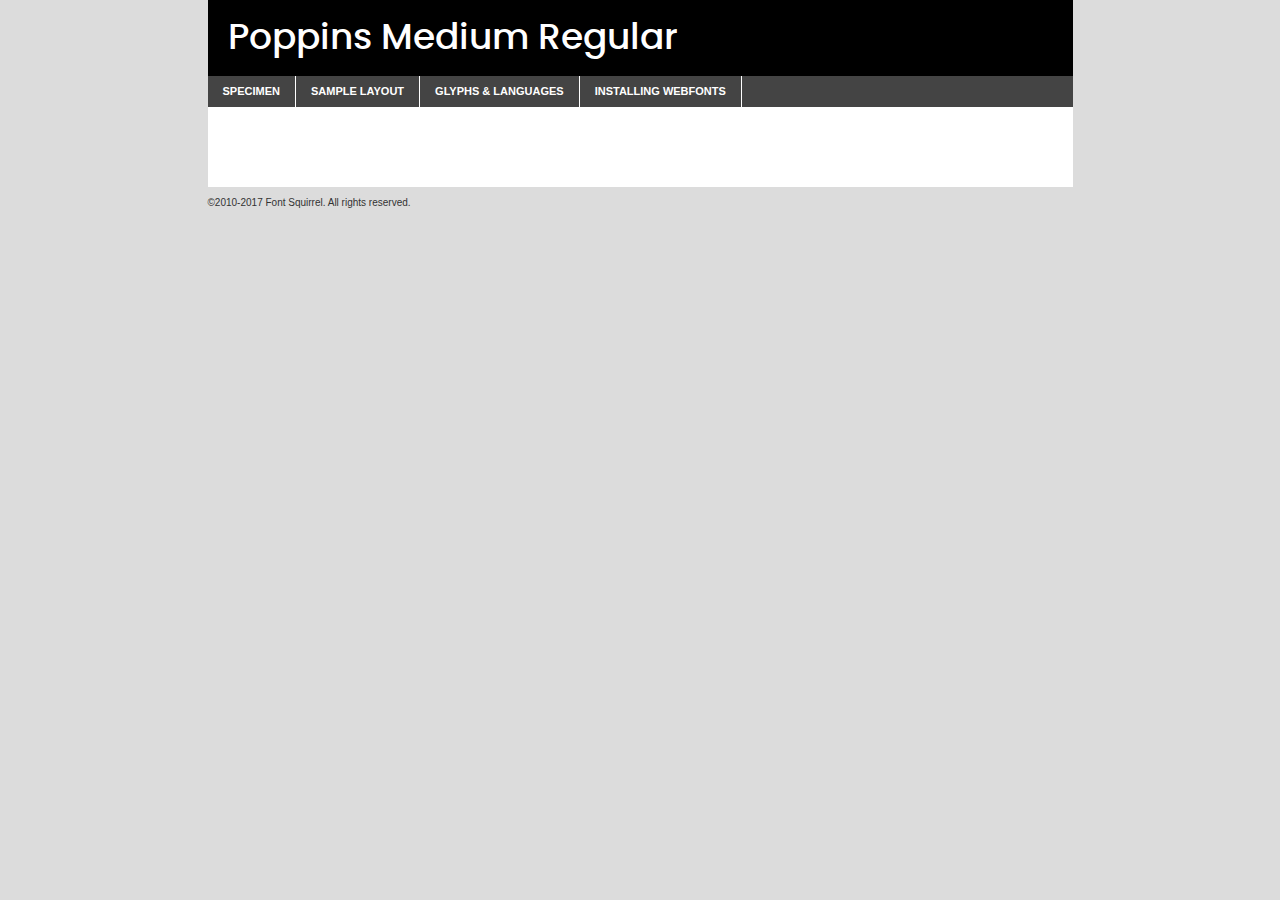
<file: components/fonts/poppins-medium-demo.html>
<!DOCTYPE html PUBLIC "-//W3C//DTD XHTML 1.0 Transitional//EN"
	"http://www.w3.org/TR/xhtml1/DTD/xhtml1-transitional.dtd">

<html xmlns="http://www.w3.org/1999/xhtml" xml:lang="en" lang="en">
<head>
	<meta http-equiv="Content-Type" content="text/html; charset=utf-8" />
	<script src="http://ajax.googleapis.com/ajax/libs/jquery/1.7.2/jquery.min.js" type="text/javascript" charset="utf-8"></script>
	<script type="text/javascript">
	(function($){$.fn.easyTabs=function(option){var param=jQuery.extend({fadeSpeed:"fast",defaultContent:1,activeClass:'active'},option);$(this).each(function(){var thisId="#"+this.id;if(param.defaultContent==''){param.defaultContent=1;}
	if(typeof param.defaultContent=="number")
	{var defaultTab=$(thisId+" .tabs li:eq("+(param.defaultContent-1)+") a").attr('href').substr(1);}else{var defaultTab=param.defaultContent;}
	$(thisId+" .tabs li a").each(function(){var tabToHide=$(this).attr('href').substr(1);$("#"+tabToHide).addClass('easytabs-tab-content');});hideAll();changeContent(defaultTab);function hideAll(){$(thisId+" .easytabs-tab-content").hide();}
	function changeContent(tabId){hideAll();$(thisId+" .tabs li").removeClass(param.activeClass);$(thisId+" .tabs li a[href=#"+tabId+"]").closest('li').addClass(param.activeClass);if(param.fadeSpeed!="none")
	{$(thisId+" #"+tabId).fadeIn(param.fadeSpeed);}else{$(thisId+" #"+tabId).show();}}
	$(thisId+" .tabs li").click(function(){var tabId=$(this).find('a').attr('href').substr(1);changeContent(tabId);return false;});});}})(jQuery);
	</script>
	<link rel="stylesheet" href="specimen_files/specimen_stylesheet.css" type="text/css" charset="utf-8" />
	<link rel="stylesheet" href="stylesheet.css" type="text/css" charset="utf-8" />

	<style type="text/css">
					body{
				font-family: 'poppinsmedium';
							}
		</style>

	<title>Poppins Medium Regular Specimen</title>
	
	
	<script type="text/javascript" charset="utf-8">
		$(document).ready(function() {
			$('#container').easyTabs({defaultContent:1});
		});
	</script>
</head>

<body>
<div id="container">
	<div id="header">
		Poppins Medium Regular	</div>
	<ul class="tabs">
		<li><a href="#specimen">Specimen</a></li>
		<li><a href="#layout">Sample Layout</a></li>
				<li><a href="#glyphs">Glyphs &amp; Languages</a></li>
		<li><a href="#installing">Installing Webfonts</a></li>
		
	</ul>
	
	<div id="main_content">

		
			<div id="specimen">
		
				<div class="section">
					<div class="grid12 firstcol">
						<div class="huge">AaBb</div>
					</div>
				</div>
		
				<div class="section">
					<div class="glyph_range">A&#x200B;B&#x200b;C&#x200b;D&#x200b;E&#x200b;F&#x200b;G&#x200b;H&#x200b;I&#x200b;J&#x200b;K&#x200b;L&#x200b;M&#x200b;N&#x200b;O&#x200b;P&#x200b;Q&#x200b;R&#x200b;S&#x200b;T&#x200b;U&#x200b;V&#x200b;W&#x200b;X&#x200b;Y&#x200b;Z&#x200b;a&#x200b;b&#x200b;c&#x200b;d&#x200b;e&#x200b;f&#x200b;g&#x200b;h&#x200b;i&#x200b;j&#x200b;k&#x200b;l&#x200b;m&#x200b;n&#x200b;o&#x200b;p&#x200b;q&#x200b;r&#x200b;s&#x200b;t&#x200b;u&#x200b;v&#x200b;w&#x200b;x&#x200b;y&#x200b;z&#x200b;1&#x200b;2&#x200b;3&#x200b;4&#x200b;5&#x200b;6&#x200b;7&#x200b;8&#x200b;9&#x200b;0&#x200b;&amp;&#x200b;.&#x200b;,&#x200b;?&#x200b;!&#x200b;&#64;&#x200b;(&#x200b;)&#x200b;#&#x200b;$&#x200b;%&#x200b;*&#x200b;+&#x200b;-&#x200b;=&#x200b;:&#x200b;;</div>
				</div>
				<div class="section">
					<div class="grid12 firstcol">
						<table class="sample_table">
							<tr><td>10</td><td class="size10">abcdefghijklmnopqrstuvwxyzABCDEFGHIJKLMNOPQRSTUVWXYZ0123456789abcdefghijklmnopqrstuvwxyzABCDEFGHIJKLMNOPQRSTUVWXYZ0123456789abcdefghijklmnopqrstuvwxyzABCDEFGHIJKLMNOPQRSTUVWXYZ</td></tr>
							<tr><td>11</td><td class="size11">abcdefghijklmnopqrstuvwxyzABCDEFGHIJKLMNOPQRSTUVWXYZ0123456789abcdefghijklmnopqrstuvwxyzABCDEFGHIJKLMNOPQRSTUVWXYZ0123456789abcdefghijklmnopqrstuvwxyzABCDEFGHIJKLMNOPQRSTUVWXYZ</td></tr>
							<tr><td>12</td><td class="size12">abcdefghijklmnopqrstuvwxyzABCDEFGHIJKLMNOPQRSTUVWXYZ0123456789abcdefghijklmnopqrstuvwxyzABCDEFGHIJKLMNOPQRSTUVWXYZ0123456789abcdefghijklmnopqrstuvwxyzABCDEFGHIJKLMNOPQRSTUVWXYZ</td></tr>
							<tr><td>13</td><td class="size13">abcdefghijklmnopqrstuvwxyzABCDEFGHIJKLMNOPQRSTUVWXYZ0123456789abcdefghijklmnopqrstuvwxyzABCDEFGHIJKLMNOPQRSTUVWXYZ0123456789abcdefghijklmnopqrstuvwxyzABCDEFGHIJKLMNOPQRSTUVWXYZ</td></tr>
							<tr><td>14</td><td class="size14">abcdefghijklmnopqrstuvwxyzABCDEFGHIJKLMNOPQRSTUVWXYZ0123456789abcdefghijklmnopqrstuvwxyzABCDEFGHIJKLMNOPQRSTUVWXYZ0123456789abcdefghijklmnopqrstuvwxyzABCDEFGHIJKLMNOPQRSTUVWXYZ</td></tr>
							<tr><td>16</td><td class="size16">abcdefghijklmnopqrstuvwxyzABCDEFGHIJKLMNOPQRSTUVWXYZ0123456789abcdefghijklmnopqrstuvwxyzABCDEFGHIJKLMNOPQRSTUVWXYZ</td></tr>
							<tr><td>18</td><td class="size18">abcdefghijklmnopqrstuvwxyzABCDEFGHIJKLMNOPQRSTUVWXYZ0123456789abcdefghijklmnopqrstuvwxyzABCDEFGHIJKLMNOPQRSTUVWXYZ</td></tr>
							<tr><td>20</td><td class="size20">abcdefghijklmnopqrstuvwxyzABCDEFGHIJKLMNOPQRSTUVWXYZ0123456789abcdefghijklmnopqrstuvwxyzABCDEFGHIJKLMNOPQRSTUVWXYZ</td></tr>
							<tr><td>24</td><td class="size24">abcdefghijklmnopqrstuvwxyzABCDEFGHIJKLMNOPQRSTUVWXYZ0123456789abcdefghijklmnopqrstuvwxyzABCDEFGHIJKLMNOPQRSTUVWXYZ</td></tr>
							<tr><td>30</td><td class="size30">abcdefghijklmnopqrstuvwxyzABCDEFGHIJKLMNOPQRSTUVWXYZ0123456789abcdefghijklmnopqrstuvwxyzABCDEFGHIJKLMNOPQRSTUVWXYZ</td></tr>
							<tr><td>36</td><td class="size36">abcdefghijklmnopqrstuvwxyzABCDEFGHIJKLMNOPQRSTUVWXYZ0123456789abcdefghijklmnopqrstuvwxyzABCDEFGHIJKLMNOPQRSTUVWXYZ</td></tr>
							<tr><td>48</td><td class="size48">abcdefghijklmnopqrstuvwxyzABCDEFGHIJKLMNOPQRSTUVWXYZ0123456789abcdefghijklmnopqrstuvwxyzABCDEFGHIJKLMNOPQRSTUVWXYZ</td></tr>
							<tr><td>60</td><td class="size60">abcdefghijklmnopqrstuvwxyzABCDEFGHIJKLMNOPQRSTUVWXYZ0123456789abcdefghijklmnopqrstuvwxyzABCDEFGHIJKLMNOPQRSTUVWXYZ</td></tr>
							<tr><td>72</td><td class="size72">abcdefghijklmnopqrstuvwxyzABCDEFGHIJKLMNOPQRSTUVWXYZ0123456789abcdefghijklmnopqrstuvwxyzABCDEFGHIJKLMNOPQRSTUVWXYZ</td></tr>
							<tr><td>90</td><td class="size90">abcdefghijklmnopqrstuvwxyzABCDEFGHIJKLMNOPQRSTUVWXYZ0123456789abcdefghijklmnopqrstuvwxyzABCDEFGHIJKLMNOPQRSTUVWXYZ</td></tr>
						</table>
				
					</div>
			
				</div>
		
		
		
								<div class="section" id="bodycomparison">


										<div id="xheight">
				<div class="fontbody">&#x25FC;&#x25FC;&#x25FC;&#x25FC;&#x25FC;&#x25FC;&#x25FC;&#x25FC;&#x25FC;&#x25FC;&#x25FC;&#x25FC;&#x25FC;&#x25FC;&#x25FC;&#x25FC;&#x25FC;&#x25FC;&#x25FC;&#x25FC;&#x25FC;&#x25FC;&#x25FC;&#x25FC;&#x25FC;&#x25FC;&#x25FC;&#x25FC;&#x25FC;&#x25FC;&#x25FC;&#x25FC;&#x25FC;&#x25FC;&#x25FC;&#x25FC;&#x25FC;&#x25FC;&#x25FC;&#x25FC;&#x25FC;&#x25FC;&#x25FC;&#x25FC;&#x25FC;&#x25FC;&#x25FC;&#x25FC;&#x25FC;&#x25FC;&#x25FC;&#x25FC;&#x25FC;&#x25FC;&#x25FC;&#x25FC;&#x25FC;&#x25FC;&#x25FC;&#x25FC;&#x25FC;&#x25FC;&#x25FC;&#x25FC;&#x25FC;&#x25FC;&#x25FC;&#x25FC;&#x25FC;&#x25FC;&#x25FC;&#x25FC;&#x25FC;&#x25FC;&#x25FC;&#x25FC;&#x25FC;&#x25FC;&#x25FC;&#x25FC;&#x25FC;&#x25FC;&#x25FC;&#x25FC;&#x25FC;&#x25FC;&#x25FC;&#x25FC;&#x25FC;&#x25FC;&#x25FC;&#x25FC;&#x25FC;&#x25FC;&#x25FC;&#x25FC;&#x25FC;&#x25FC;&#x25FC;body</div><div class="arialbody">body</div><div class="verdanabody">body</div><div class="georgiabody">body</div></div>
										<div class="fontbody" style="z-index:1">
											body<span>Poppins Medium Regular</span>
										</div>
										<div class="arialbody" style="z-index:1">
											body<span>Arial</span>
										</div>
										<div class="verdanabody" style="z-index:1">
											body<span>Verdana</span>
										</div>
										<div class="georgiabody" style="z-index:1">
											body<span>Georgia</span>
										</div>



								</div>
		
		
				<div class="section psample psample_row1" id="">
					
					<div class="grid2 firstcol">
						<p class="size10"><span>10.</span>Aenean lacinia bibendum nulla sed consectetur. Fusce dapibus, tellus ac cursus commodo, tortor mauris condimentum nibh, ut fermentum massa justo sit amet risus. Nullam id dolor id nibh ultricies vehicula ut id elit. Cum sociis natoque penatibus et magnis dis parturient montes, nascetur ridiculus mus. Nulla vitae elit libero, a pharetra augue.</p>
			
					</div>
					<div class="grid3">
						<p class="size11"><span>11.</span>Aenean lacinia bibendum nulla sed consectetur. Fusce dapibus, tellus ac cursus commodo, tortor mauris condimentum nibh, ut fermentum massa justo sit amet risus. Nullam id dolor id nibh ultricies vehicula ut id elit. Cum sociis natoque penatibus et magnis dis parturient montes, nascetur ridiculus mus. Nulla vitae elit libero, a pharetra augue.</p>
			
					</div>
					<div class="grid3">
						<p class="size12"><span>12.</span>Aenean lacinia bibendum nulla sed consectetur. Fusce dapibus, tellus ac cursus commodo, tortor mauris condimentum nibh, ut fermentum massa justo sit amet risus. Nullam id dolor id nibh ultricies vehicula ut id elit. Cum sociis natoque penatibus et magnis dis parturient montes, nascetur ridiculus mus. Nulla vitae elit libero, a pharetra augue.</p>
			
					</div>
					<div class="grid4">
						<p class="size13"><span>13.</span>Aenean lacinia bibendum nulla sed consectetur. Fusce dapibus, tellus ac cursus commodo, tortor mauris condimentum nibh, ut fermentum massa justo sit amet risus. Nullam id dolor id nibh ultricies vehicula ut id elit. Cum sociis natoque penatibus et magnis dis parturient montes, nascetur ridiculus mus. Nulla vitae elit libero, a pharetra augue.</p>
			
					</div>
					<div class="white_blend"></div>
					
				</div>
				<div class="section psample psample_row2" id="">
					<div class="grid3 firstcol">
						<p class="size14"><span>14.</span>Aenean lacinia bibendum nulla sed consectetur. Fusce dapibus, tellus ac cursus commodo, tortor mauris condimentum nibh, ut fermentum massa justo sit amet risus. Nullam id dolor id nibh ultricies vehicula ut id elit. Cum sociis natoque penatibus et magnis dis parturient montes, nascetur ridiculus mus. Nulla vitae elit libero, a pharetra augue.</p>
			
					</div>
					<div class="grid4">
						<p class="size16"><span>16.</span>Aenean lacinia bibendum nulla sed consectetur. Fusce dapibus, tellus ac cursus commodo, tortor mauris condimentum nibh, ut fermentum massa justo sit amet risus. Nullam id dolor id nibh ultricies vehicula ut id elit. Cum sociis natoque penatibus et magnis dis parturient montes, nascetur ridiculus mus. Nulla vitae elit libero, a pharetra augue.</p>
			
					</div>
					<div class="grid5">
						<p class="size18"><span>18.</span>Aenean lacinia bibendum nulla sed consectetur. Fusce dapibus, tellus ac cursus commodo, tortor mauris condimentum nibh, ut fermentum massa justo sit amet risus. Nullam id dolor id nibh ultricies vehicula ut id elit. Cum sociis natoque penatibus et magnis dis parturient montes, nascetur ridiculus mus. Nulla vitae elit libero, a pharetra augue.</p>
			
					</div>

					<div class="white_blend"></div>

				</div>
				
				<div class="section psample psample_row3" id="">
					<div class="grid5 firstcol">
						<p class="size20"><span>20.</span>Aenean lacinia bibendum nulla sed consectetur. Fusce dapibus, tellus ac cursus commodo, tortor mauris condimentum nibh, ut fermentum massa justo sit amet risus. Nullam id dolor id nibh ultricies vehicula ut id elit. Cum sociis natoque penatibus et magnis dis parturient montes, nascetur ridiculus mus. Nulla vitae elit libero, a pharetra augue.</p>
					</div>
					<div class="grid7">
						<p class="size24"><span>24.</span>Aenean lacinia bibendum nulla sed consectetur. Fusce dapibus, tellus ac cursus commodo, tortor mauris condimentum nibh, ut fermentum massa justo sit amet risus. Nullam id dolor id nibh ultricies vehicula ut id elit. Cum sociis natoque penatibus et magnis dis parturient montes, nascetur ridiculus mus. Nulla vitae elit libero, a pharetra augue.</p>
					</div>
					
					<div class="white_blend"></div>
					
				</div>
				
				<div class="section psample psample_row4" id="">
					<div class="grid12 firstcol">
						<p class="size30"><span>30.</span>Aenean lacinia bibendum nulla sed consectetur. Fusce dapibus, tellus ac cursus commodo, tortor mauris condimentum nibh, ut fermentum massa justo sit amet risus. Nullam id dolor id nibh ultricies vehicula ut id elit. Cum sociis natoque penatibus et magnis dis parturient montes, nascetur ridiculus mus. Nulla vitae elit libero, a pharetra augue.</p>
					</div>
					<div class="white_blend"></div>
					
				</div>
				
				
				
				<div class="section psample psample_row1 fullreverse">
					<div class="grid2 firstcol">
						<p class="size10"><span>10.</span>Aenean lacinia bibendum nulla sed consectetur. Fusce dapibus, tellus ac cursus commodo, tortor mauris condimentum nibh, ut fermentum massa justo sit amet risus. Nullam id dolor id nibh ultricies vehicula ut id elit. Cum sociis natoque penatibus et magnis dis parturient montes, nascetur ridiculus mus. Nulla vitae elit libero, a pharetra augue.</p>
			
					</div>
					<div class="grid3">
						<p class="size11"><span>11.</span>Aenean lacinia bibendum nulla sed consectetur. Fusce dapibus, tellus ac cursus commodo, tortor mauris condimentum nibh, ut fermentum massa justo sit amet risus. Nullam id dolor id nibh ultricies vehicula ut id elit. Cum sociis natoque penatibus et magnis dis parturient montes, nascetur ridiculus mus. Nulla vitae elit libero, a pharetra augue.</p>
			
					</div>
					<div class="grid3">
						<p class="size12"><span>12.</span>Aenean lacinia bibendum nulla sed consectetur. Fusce dapibus, tellus ac cursus commodo, tortor mauris condimentum nibh, ut fermentum massa justo sit amet risus. Nullam id dolor id nibh ultricies vehicula ut id elit. Cum sociis natoque penatibus et magnis dis parturient montes, nascetur ridiculus mus. Nulla vitae elit libero, a pharetra augue.</p>
			
					</div>
					<div class="grid4">
						<p class="size13"><span>13.</span>Aenean lacinia bibendum nulla sed consectetur. Fusce dapibus, tellus ac cursus commodo, tortor mauris condimentum nibh, ut fermentum massa justo sit amet risus. Nullam id dolor id nibh ultricies vehicula ut id elit. Cum sociis natoque penatibus et magnis dis parturient montes, nascetur ridiculus mus. Nulla vitae elit libero, a pharetra augue.</p>
			
					</div>
					<div class="black_blend"></div>
					
				</div>
				
				<div class="section psample psample_row2 fullreverse">
					<div class="grid3 firstcol">
						<p class="size14"><span>14.</span>Aenean lacinia bibendum nulla sed consectetur. Fusce dapibus, tellus ac cursus commodo, tortor mauris condimentum nibh, ut fermentum massa justo sit amet risus. Nullam id dolor id nibh ultricies vehicula ut id elit. Cum sociis natoque penatibus et magnis dis parturient montes, nascetur ridiculus mus. Nulla vitae elit libero, a pharetra augue.</p>
			
					</div>
					<div class="grid4">
						<p class="size16"><span>16.</span>Aenean lacinia bibendum nulla sed consectetur. Fusce dapibus, tellus ac cursus commodo, tortor mauris condimentum nibh, ut fermentum massa justo sit amet risus. Nullam id dolor id nibh ultricies vehicula ut id elit. Cum sociis natoque penatibus et magnis dis parturient montes, nascetur ridiculus mus. Nulla vitae elit libero, a pharetra augue.</p>
			
					</div>
					<div class="grid5">
						<p class="size18"><span>18.</span>Aenean lacinia bibendum nulla sed consectetur. Fusce dapibus, tellus ac cursus commodo, tortor mauris condimentum nibh, ut fermentum massa justo sit amet risus. Nullam id dolor id nibh ultricies vehicula ut id elit. Cum sociis natoque penatibus et magnis dis parturient montes, nascetur ridiculus mus. Nulla vitae elit libero, a pharetra augue.</p>
			
					</div>
					<div class="black_blend"></div>

				</div>
				
				<div class="section psample fullreverse psample_row3" id="">
					<div class="grid5 firstcol">
						<p class="size20"><span>20.</span>Aenean lacinia bibendum nulla sed consectetur. Fusce dapibus, tellus ac cursus commodo, tortor mauris condimentum nibh, ut fermentum massa justo sit amet risus. Nullam id dolor id nibh ultricies vehicula ut id elit. Cum sociis natoque penatibus et magnis dis parturient montes, nascetur ridiculus mus. Nulla vitae elit libero, a pharetra augue.</p>
					</div>
					<div class="grid7">
						<p class="size24"><span>24.</span>Aenean lacinia bibendum nulla sed consectetur. Fusce dapibus, tellus ac cursus commodo, tortor mauris condimentum nibh, ut fermentum massa justo sit amet risus. Nullam id dolor id nibh ultricies vehicula ut id elit. Cum sociis natoque penatibus et magnis dis parturient montes, nascetur ridiculus mus. Nulla vitae elit libero, a pharetra augue.</p>
					</div>
					
					<div class="black_blend"></div>
					
				</div>
				
				<div class="section psample fullreverse psample_row4" id="" style="border-bottom: 20px #000 solid;">
					<div class="grid12 firstcol">
						<p class="size30"><span>30.</span>Aenean lacinia bibendum nulla sed consectetur. Fusce dapibus, tellus ac cursus commodo, tortor mauris condimentum nibh, ut fermentum massa justo sit amet risus. Nullam id dolor id nibh ultricies vehicula ut id elit. Cum sociis natoque penatibus et magnis dis parturient montes, nascetur ridiculus mus. Nulla vitae elit libero, a pharetra augue.</p>
					</div>
					<div class="black_blend"></div>
					
				</div>
				
				
				
				
			</div>
			
			<div id="layout">
				
				<div class="section">
					
					<div class="grid12 firstcol">
						<h1>Lorem Ipsum Dolor</h1>
						<h2>Etiam porta sem malesuada magna mollis euismod</h2>
						
						<p class="byline">By <a href="#link">Aenean Lacinia</a></p>
					</div>
				</div>
				<div class="section">
					<div class="grid8 firstcol">
						<p class="large">Donec sed odio dui. Morbi leo risus, porta ac consectetur ac, vestibulum at eros. Fusce dapibus, tellus ac cursus commodo, tortor mauris condimentum nibh, ut fermentum massa justo sit amet risus. </p>

						
						<h3>Pellentesque ornare sem</h3>

						<p>Maecenas sed diam eget risus varius blandit sit amet non magna. Maecenas faucibus mollis interdum. Donec ullamcorper nulla non metus auctor fringilla. Nullam id dolor id nibh ultricies vehicula ut id elit. Nullam id dolor id nibh ultricies vehicula ut id elit. </p>

						<p>Aenean eu leo quam. Pellentesque ornare sem lacinia quam venenatis vestibulum. Lorem ipsum dolor sit amet, consectetur adipiscing elit. Cum sociis natoque penatibus et magnis dis parturient montes, nascetur ridiculus mus. </p>

						<p>Nulla vitae elit libero, a pharetra augue. Praesent commodo cursus magna, vel scelerisque nisl consectetur et. Aenean lacinia bibendum nulla sed consectetur. </p>

						<p>Nullam quis risus eget urna mollis ornare vel eu leo. Nullam quis risus eget urna mollis ornare vel eu leo. Maecenas sed diam eget risus varius blandit sit amet non magna. Donec ullamcorper nulla non metus auctor fringilla. </p>

						<h3>Cras mattis consectetur</h3>

						<p>Aenean eu leo quam. Pellentesque ornare sem lacinia quam venenatis vestibulum. Aenean lacinia bibendum nulla sed consectetur. Integer posuere erat a ante venenatis dapibus posuere velit aliquet. Cras mattis consectetur purus sit amet fermentum. </p>

						<p>Nullam id dolor id nibh ultricies vehicula ut id elit. Nullam quis risus eget urna mollis ornare vel eu leo. Cras mattis consectetur purus sit amet fermentum.</p>
					</div>
					
					<div class="grid4 sidebar">
						
						<div class="box reverse">
							<p class="last">Nullam quis risus eget urna mollis ornare vel eu leo. Donec ullamcorper nulla non metus auctor fringilla. Cras mattis consectetur purus sit amet fermentum. Sed posuere consectetur est at lobortis. Lorem ipsum dolor sit amet, consectetur adipiscing elit. </p>
						</div>
						
						<p class="caption">Maecenas sed diam eget risus varius.</p>

						<p>Vestibulum id ligula porta felis euismod semper. Integer posuere erat a ante venenatis dapibus posuere velit aliquet. Vestibulum id ligula porta felis euismod semper. Sed posuere consectetur est at lobortis. Maecenas sed diam eget risus varius blandit sit amet non magna. Fusce dapibus, tellus ac cursus commodo, tortor mauris condimentum nibh, ut fermentum massa justo sit amet risus. </p>

					

						<p>Duis mollis, est non commodo luctus, nisi erat porttitor ligula, eget lacinia odio sem nec elit. Aenean lacinia bibendum nulla sed consectetur. Vivamus sagittis lacus vel augue laoreet rutrum faucibus dolor auctor. Aenean lacinia bibendum nulla sed consectetur. Nullam quis risus eget urna mollis ornare vel eu leo. </p>

						<p>Praesent commodo cursus magna, vel scelerisque nisl consectetur et. Donec ullamcorper nulla non metus auctor fringilla. Maecenas faucibus mollis interdum. Fusce dapibus, tellus ac cursus commodo, tortor mauris condimentum nibh, ut fermentum massa justo sit amet risus. </p>

					</div>
				</div>
				
			</div>


			



		<div id="glyphs">
			<div class="section">
				<div class="grid12 firstcol">
			
				<h1>Language Support</h1>
				<p>The subset of Poppins Medium Regular in this kit supports the following languages:<br />
			
					Albanian, Basque, Breton, Chamorro, Danish, Dutch, English, Faroese, Finnish, French, Frisian, Galician, German, Icelandic, Italian, Malagasy, Norwegian, Portuguese, Spanish, Alsatian, Aragonese, Arapaho, Arrernte, Asturian, Aymara, Bislama, Cebuano, Corsican, Fijian, French_creole, Genoese, Gilbertese, Greenlandic, Haitian_creole, Hiligaynon, Hmong, Hopi, Ibanag, Iloko_ilokano, Indonesian, Interglossa_glosa, Interlingua, Irish_gaelic, Jerriais, Lojban, Lombard, Luxembourgeois, Manx, Mohawk, Norfolk_pitcairnese, Occitan, Oromo, Pangasinan, Papiamento, Piedmontese, Potawatomi, Rhaeto-romance, Romansh, Rotokas, Sami_lule, Samoan, Sardinian, Scots_gaelic, Seychelles_creole, Shona, Sicilian, Somali, Southern_ndebele, Swahili, Swati_swazi, Tagalog_filipino_pilipino, Tetum, Tok_pisin, Uyghur_latinized, Volapuk, Walloon, Warlpiri, Xhosa, Yapese, Zulu, Latinbasic, Ubasic, Demo				</p>
				<h1>Glyph Chart</h1>
				<p>The subset of Poppins Medium Regular in this kit includes all the glyphs listed below. Unicode entities are included above each glyph to help you insert individual characters into your layout.</p>
				<div id="glyph_chart">
			
																														 <div><p>&amp;#13;</p>&#13;</div>
																				 <div><p>&amp;#32;</p>&#32;</div>
																				 <div><p>&amp;#33;</p>&#33;</div>
																				 <div><p>&amp;#34;</p>&#34;</div>
																				 <div><p>&amp;#35;</p>&#35;</div>
																				 <div><p>&amp;#36;</p>&#36;</div>
																				 <div><p>&amp;#37;</p>&#37;</div>
																				 <div><p>&amp;#38;</p>&#38;</div>
																				 <div><p>&amp;#39;</p>&#39;</div>
																				 <div><p>&amp;#40;</p>&#40;</div>
																				 <div><p>&amp;#41;</p>&#41;</div>
																				 <div><p>&amp;#42;</p>&#42;</div>
																				 <div><p>&amp;#43;</p>&#43;</div>
																				 <div><p>&amp;#44;</p>&#44;</div>
																				 <div><p>&amp;#45;</p>&#45;</div>
																				 <div><p>&amp;#46;</p>&#46;</div>
																				 <div><p>&amp;#47;</p>&#47;</div>
																				 <div><p>&amp;#48;</p>&#48;</div>
																				 <div><p>&amp;#49;</p>&#49;</div>
																				 <div><p>&amp;#50;</p>&#50;</div>
																				 <div><p>&amp;#51;</p>&#51;</div>
																				 <div><p>&amp;#52;</p>&#52;</div>
																				 <div><p>&amp;#53;</p>&#53;</div>
																				 <div><p>&amp;#54;</p>&#54;</div>
																				 <div><p>&amp;#55;</p>&#55;</div>
																				 <div><p>&amp;#56;</p>&#56;</div>
																				 <div><p>&amp;#57;</p>&#57;</div>
																				 <div><p>&amp;#58;</p>&#58;</div>
																				 <div><p>&amp;#59;</p>&#59;</div>
																				 <div><p>&amp;#60;</p>&#60;</div>
																				 <div><p>&amp;#61;</p>&#61;</div>
																				 <div><p>&amp;#62;</p>&#62;</div>
																				 <div><p>&amp;#63;</p>&#63;</div>
																				 <div><p>&amp;#64;</p>&#64;</div>
																				 <div><p>&amp;#65;</p>&#65;</div>
																				 <div><p>&amp;#66;</p>&#66;</div>
																				 <div><p>&amp;#67;</p>&#67;</div>
																				 <div><p>&amp;#68;</p>&#68;</div>
																				 <div><p>&amp;#69;</p>&#69;</div>
																				 <div><p>&amp;#70;</p>&#70;</div>
																				 <div><p>&amp;#71;</p>&#71;</div>
																				 <div><p>&amp;#72;</p>&#72;</div>
																				 <div><p>&amp;#73;</p>&#73;</div>
																				 <div><p>&amp;#74;</p>&#74;</div>
																				 <div><p>&amp;#75;</p>&#75;</div>
																				 <div><p>&amp;#76;</p>&#76;</div>
																				 <div><p>&amp;#77;</p>&#77;</div>
																				 <div><p>&amp;#78;</p>&#78;</div>
																				 <div><p>&amp;#79;</p>&#79;</div>
																				 <div><p>&amp;#80;</p>&#80;</div>
																				 <div><p>&amp;#81;</p>&#81;</div>
																				 <div><p>&amp;#82;</p>&#82;</div>
																				 <div><p>&amp;#83;</p>&#83;</div>
																				 <div><p>&amp;#84;</p>&#84;</div>
																				 <div><p>&amp;#85;</p>&#85;</div>
																				 <div><p>&amp;#86;</p>&#86;</div>
																				 <div><p>&amp;#87;</p>&#87;</div>
																				 <div><p>&amp;#88;</p>&#88;</div>
																				 <div><p>&amp;#89;</p>&#89;</div>
																				 <div><p>&amp;#90;</p>&#90;</div>
																				 <div><p>&amp;#91;</p>&#91;</div>
																				 <div><p>&amp;#92;</p>&#92;</div>
																				 <div><p>&amp;#93;</p>&#93;</div>
																				 <div><p>&amp;#94;</p>&#94;</div>
																				 <div><p>&amp;#95;</p>&#95;</div>
																				 <div><p>&amp;#96;</p>&#96;</div>
																				 <div><p>&amp;#97;</p>&#97;</div>
																				 <div><p>&amp;#98;</p>&#98;</div>
																				 <div><p>&amp;#99;</p>&#99;</div>
																				 <div><p>&amp;#100;</p>&#100;</div>
																				 <div><p>&amp;#101;</p>&#101;</div>
																				 <div><p>&amp;#102;</p>&#102;</div>
																				 <div><p>&amp;#103;</p>&#103;</div>
																				 <div><p>&amp;#104;</p>&#104;</div>
																				 <div><p>&amp;#105;</p>&#105;</div>
																				 <div><p>&amp;#106;</p>&#106;</div>
																				 <div><p>&amp;#107;</p>&#107;</div>
																				 <div><p>&amp;#108;</p>&#108;</div>
																				 <div><p>&amp;#109;</p>&#109;</div>
																				 <div><p>&amp;#110;</p>&#110;</div>
																				 <div><p>&amp;#111;</p>&#111;</div>
																				 <div><p>&amp;#112;</p>&#112;</div>
																				 <div><p>&amp;#113;</p>&#113;</div>
																				 <div><p>&amp;#114;</p>&#114;</div>
																				 <div><p>&amp;#115;</p>&#115;</div>
																				 <div><p>&amp;#116;</p>&#116;</div>
																				 <div><p>&amp;#117;</p>&#117;</div>
																				 <div><p>&amp;#118;</p>&#118;</div>
																				 <div><p>&amp;#119;</p>&#119;</div>
																				 <div><p>&amp;#120;</p>&#120;</div>
																				 <div><p>&amp;#121;</p>&#121;</div>
																				 <div><p>&amp;#122;</p>&#122;</div>
																				 <div><p>&amp;#123;</p>&#123;</div>
																				 <div><p>&amp;#124;</p>&#124;</div>
																				 <div><p>&amp;#125;</p>&#125;</div>
																				 <div><p>&amp;#126;</p>&#126;</div>
																				 <div><p>&amp;#160;</p>&#160;</div>
																				 <div><p>&amp;#161;</p>&#161;</div>
																				 <div><p>&amp;#162;</p>&#162;</div>
																				 <div><p>&amp;#163;</p>&#163;</div>
																				 <div><p>&amp;#164;</p>&#164;</div>
																				 <div><p>&amp;#165;</p>&#165;</div>
																				 <div><p>&amp;#166;</p>&#166;</div>
																				 <div><p>&amp;#167;</p>&#167;</div>
																				 <div><p>&amp;#168;</p>&#168;</div>
																				 <div><p>&amp;#169;</p>&#169;</div>
																				 <div><p>&amp;#170;</p>&#170;</div>
																				 <div><p>&amp;#171;</p>&#171;</div>
																				 <div><p>&amp;#172;</p>&#172;</div>
																				 <div><p>&amp;#173;</p>&#173;</div>
																				 <div><p>&amp;#174;</p>&#174;</div>
																				 <div><p>&amp;#175;</p>&#175;</div>
																				 <div><p>&amp;#176;</p>&#176;</div>
																				 <div><p>&amp;#177;</p>&#177;</div>
																				 <div><p>&amp;#178;</p>&#178;</div>
																				 <div><p>&amp;#179;</p>&#179;</div>
																				 <div><p>&amp;#180;</p>&#180;</div>
																				 <div><p>&amp;#181;</p>&#181;</div>
																				 <div><p>&amp;#182;</p>&#182;</div>
																				 <div><p>&amp;#183;</p>&#183;</div>
																				 <div><p>&amp;#184;</p>&#184;</div>
																				 <div><p>&amp;#185;</p>&#185;</div>
																				 <div><p>&amp;#186;</p>&#186;</div>
																				 <div><p>&amp;#187;</p>&#187;</div>
																				 <div><p>&amp;#188;</p>&#188;</div>
																				 <div><p>&amp;#189;</p>&#189;</div>
																				 <div><p>&amp;#190;</p>&#190;</div>
																				 <div><p>&amp;#191;</p>&#191;</div>
																				 <div><p>&amp;#192;</p>&#192;</div>
																				 <div><p>&amp;#193;</p>&#193;</div>
																				 <div><p>&amp;#194;</p>&#194;</div>
																				 <div><p>&amp;#195;</p>&#195;</div>
																				 <div><p>&amp;#196;</p>&#196;</div>
																				 <div><p>&amp;#197;</p>&#197;</div>
																				 <div><p>&amp;#198;</p>&#198;</div>
																				 <div><p>&amp;#199;</p>&#199;</div>
																				 <div><p>&amp;#200;</p>&#200;</div>
																				 <div><p>&amp;#201;</p>&#201;</div>
																				 <div><p>&amp;#202;</p>&#202;</div>
																				 <div><p>&amp;#203;</p>&#203;</div>
																				 <div><p>&amp;#204;</p>&#204;</div>
																				 <div><p>&amp;#205;</p>&#205;</div>
																				 <div><p>&amp;#206;</p>&#206;</div>
																				 <div><p>&amp;#207;</p>&#207;</div>
																				 <div><p>&amp;#208;</p>&#208;</div>
																				 <div><p>&amp;#209;</p>&#209;</div>
																				 <div><p>&amp;#210;</p>&#210;</div>
																				 <div><p>&amp;#211;</p>&#211;</div>
																				 <div><p>&amp;#212;</p>&#212;</div>
																				 <div><p>&amp;#213;</p>&#213;</div>
																				 <div><p>&amp;#214;</p>&#214;</div>
																				 <div><p>&amp;#215;</p>&#215;</div>
																				 <div><p>&amp;#216;</p>&#216;</div>
																				 <div><p>&amp;#217;</p>&#217;</div>
																				 <div><p>&amp;#218;</p>&#218;</div>
																				 <div><p>&amp;#219;</p>&#219;</div>
																				 <div><p>&amp;#220;</p>&#220;</div>
																				 <div><p>&amp;#221;</p>&#221;</div>
																				 <div><p>&amp;#222;</p>&#222;</div>
																				 <div><p>&amp;#223;</p>&#223;</div>
																				 <div><p>&amp;#224;</p>&#224;</div>
																				 <div><p>&amp;#225;</p>&#225;</div>
																				 <div><p>&amp;#226;</p>&#226;</div>
																				 <div><p>&amp;#227;</p>&#227;</div>
																				 <div><p>&amp;#228;</p>&#228;</div>
																				 <div><p>&amp;#229;</p>&#229;</div>
																				 <div><p>&amp;#230;</p>&#230;</div>
																				 <div><p>&amp;#231;</p>&#231;</div>
																				 <div><p>&amp;#232;</p>&#232;</div>
																				 <div><p>&amp;#233;</p>&#233;</div>
																				 <div><p>&amp;#234;</p>&#234;</div>
																				 <div><p>&amp;#235;</p>&#235;</div>
																				 <div><p>&amp;#236;</p>&#236;</div>
																				 <div><p>&amp;#237;</p>&#237;</div>
																				 <div><p>&amp;#238;</p>&#238;</div>
																				 <div><p>&amp;#239;</p>&#239;</div>
																				 <div><p>&amp;#240;</p>&#240;</div>
																				 <div><p>&amp;#241;</p>&#241;</div>
																				 <div><p>&amp;#242;</p>&#242;</div>
																				 <div><p>&amp;#243;</p>&#243;</div>
																				 <div><p>&amp;#244;</p>&#244;</div>
																				 <div><p>&amp;#245;</p>&#245;</div>
																				 <div><p>&amp;#246;</p>&#246;</div>
																				 <div><p>&amp;#247;</p>&#247;</div>
																				 <div><p>&amp;#248;</p>&#248;</div>
																				 <div><p>&amp;#249;</p>&#249;</div>
																				 <div><p>&amp;#250;</p>&#250;</div>
																				 <div><p>&amp;#251;</p>&#251;</div>
																				 <div><p>&amp;#252;</p>&#252;</div>
																				 <div><p>&amp;#253;</p>&#253;</div>
																				 <div><p>&amp;#254;</p>&#254;</div>
																				 <div><p>&amp;#255;</p>&#255;</div>
																				 <div><p>&amp;#338;</p>&#338;</div>
																				 <div><p>&amp;#339;</p>&#339;</div>
																				 <div><p>&amp;#376;</p>&#376;</div>
																				 <div><p>&amp;#710;</p>&#710;</div>
																				 <div><p>&amp;#732;</p>&#732;</div>
																				 <div><p>&amp;#8192;</p>&#8192;</div>
																				 <div><p>&amp;#8193;</p>&#8193;</div>
																				 <div><p>&amp;#8194;</p>&#8194;</div>
																				 <div><p>&amp;#8195;</p>&#8195;</div>
																				 <div><p>&amp;#8196;</p>&#8196;</div>
																				 <div><p>&amp;#8197;</p>&#8197;</div>
																				 <div><p>&amp;#8198;</p>&#8198;</div>
																				 <div><p>&amp;#8199;</p>&#8199;</div>
																				 <div><p>&amp;#8200;</p>&#8200;</div>
																				 <div><p>&amp;#8201;</p>&#8201;</div>
																				 <div><p>&amp;#8202;</p>&#8202;</div>
																				 <div><p>&amp;#8208;</p>&#8208;</div>
																				 <div><p>&amp;#8209;</p>&#8209;</div>
																				 <div><p>&amp;#8210;</p>&#8210;</div>
																				 <div><p>&amp;#8211;</p>&#8211;</div>
																				 <div><p>&amp;#8212;</p>&#8212;</div>
																				 <div><p>&amp;#8216;</p>&#8216;</div>
																				 <div><p>&amp;#8217;</p>&#8217;</div>
																				 <div><p>&amp;#8218;</p>&#8218;</div>
																				 <div><p>&amp;#8220;</p>&#8220;</div>
																				 <div><p>&amp;#8221;</p>&#8221;</div>
																				 <div><p>&amp;#8222;</p>&#8222;</div>
																				 <div><p>&amp;#8226;</p>&#8226;</div>
																				 <div><p>&amp;#8230;</p>&#8230;</div>
																				 <div><p>&amp;#8239;</p>&#8239;</div>
																				 <div><p>&amp;#8249;</p>&#8249;</div>
																				 <div><p>&amp;#8250;</p>&#8250;</div>
																				 <div><p>&amp;#8287;</p>&#8287;</div>
																				 <div><p>&amp;#8364;</p>&#8364;</div>
																				 <div><p>&amp;#8482;</p>&#8482;</div>
																				 <div><p>&amp;#9724;</p>&#9724;</div>
																				 <div><p>&amp;#64257;</p>&#64257;</div>
																				 <div><p>&amp;#64258;</p>&#64258;</div>
																																																</div>	
				</div>
		
		
			</div>
		</div>
		
		
		<div id="specs">
			
		</div>
	
		<div id="installing">
			<div class="section">
				<div class="grid7 firstcol">
					<h1>Installing Webfonts</h1>
					
					<p>Webfonts are supported by all major browser platforms but not all in the same way. There are currently four different font formats that must be included in order to target all browsers. This includes TTF, WOFF, EOT and SVG.</p>
					
					<h2>1. Upload your webfonts</h2>
					<p>You must upload your webfont kit to your website. They should be in or near the same directory as your CSS files.</p>
					
					<h2>2. Include the webfont stylesheet</h2>
					<p>A special CSS @font-face declaration helps the various browsers select the appropriate font it needs without causing you a bunch of headaches. Learn more about this syntax by reading the <a href="https://www.fontspring.com/blog/further-hardening-of-the-bulletproof-syntax">Fontspring blog post</a> about it. The code for it is as follows:</p>


<code>
@font-face{ 
	font-family: 'MyWebFont';
	src: url('WebFont.eot');
	src: url('WebFont.eot?#iefix') format('embedded-opentype'),
	     url('WebFont.woff') format('woff'),
	     url('WebFont.ttf') format('truetype'),
	     url('WebFont.svg#webfont') format('svg');
}
</code>

	<p>We've already gone ahead and generated the code for you. All you have to do is link to the stylesheet in your HTML, like this:</p>
	<code>&lt;link rel=&quot;stylesheet&quot; href=&quot;stylesheet.css&quot; type=&quot;text/css&quot; charset=&quot;utf-8&quot; /&gt;</code>

					<h2>3. Modify your own stylesheet</h2>
					<p>To take advantage of your new fonts, you must tell your stylesheet to use them. Look at the original @font-face declaration above and find the property called "font-family." The name linked there will be what you use to reference the font. Prepend that webfont name to the font stack in the "font-family" property, inside the selector you want to change. For example:</p>
<code>p { font-family: 'WebFont', Arial, sans-serif; }</code>

<h2>4. Test</h2>
<p>Getting webfonts to work cross-browser <em>can</em> be tricky. Use the information in the sidebar to help you if you find that fonts aren't loading in a particular browser.</p>
				</div>
				
				<div class="grid5 sidebar">
					<div class="box">
						<h2>Troubleshooting<br />Font-Face Problems</h2>
						<p>Having trouble getting your webfonts to load in your new website? Here are some tips to sort out what might be the problem.</p>

						<h3>Fonts not showing in any browser</h3>

						<p>This sounds like you need to work on the plumbing. You either did not upload the fonts to the correct directory, or you did not link the fonts properly in the CSS. If you've confirmed that all this is correct and you still have a problem, take a look at your .htaccess file and see if requests are getting intercepted.</p>

						<h3>Fonts not loading in iPhone or iPad</h3>

						<p>The most common problem here is that you are serving the fonts from an IIS server. IIS refuses to serve files that have unknown MIME types. If that is the case, you must set the MIME type for SVG to "image/svg+xml" in the server settings. Follow these instructions from Microsoft if you need help.</p>

						<h3>Fonts not loading in Firefox</h3>

						<p>The primary reason for this failure? You are still using a version Firefox older than 3.5. So upgrade already! If that isn't it, then you are very likely serving fonts from a different domain. Firefox requires that all font assets be served from the same domain. Lastly it is possible that you need to add WOFF to your list of MIME types (if you are serving via IIS.)</p>

						<h3>Fonts not loading in IE</h3>

						<p>Are you looking at Internet Explorer on an actual Windows machine or are you cheating by using a service like Adobe BrowserLab? Many of these screenshot services do not render @font-face for IE. Best to test it on a real machine.</p>

						<h3>Fonts not loading in IE9</h3>

						<p>IE9, like Firefox, requires that fonts be served from the same domain as the website. Make sure that is the case.</p>
					</div>
				</div>
			</div>
			
		</div>
	
	</div>
	<div id="footer">
		<p>&copy;2010-2017 Font Squirrel. All rights reserved.</p>
	</div>
</div>
</body>
</html>
</file>
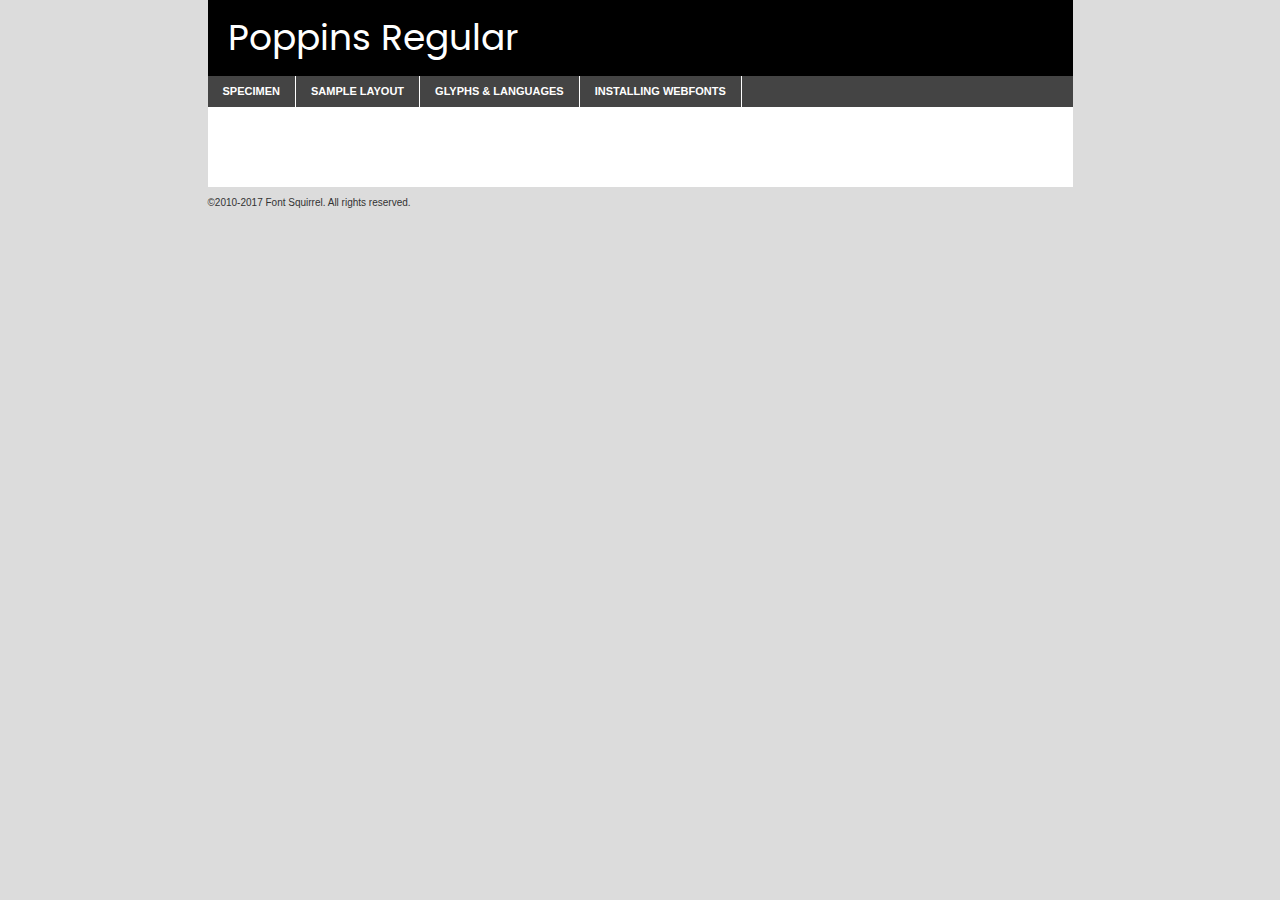
<file: components/fonts/poppins-regular-demo.html>
<!DOCTYPE html PUBLIC "-//W3C//DTD XHTML 1.0 Transitional//EN"
	"http://www.w3.org/TR/xhtml1/DTD/xhtml1-transitional.dtd">

<html xmlns="http://www.w3.org/1999/xhtml" xml:lang="en" lang="en">
<head>
	<meta http-equiv="Content-Type" content="text/html; charset=utf-8" />
	<script src="http://ajax.googleapis.com/ajax/libs/jquery/1.7.2/jquery.min.js" type="text/javascript" charset="utf-8"></script>
	<script type="text/javascript">
	(function($){$.fn.easyTabs=function(option){var param=jQuery.extend({fadeSpeed:"fast",defaultContent:1,activeClass:'active'},option);$(this).each(function(){var thisId="#"+this.id;if(param.defaultContent==''){param.defaultContent=1;}
	if(typeof param.defaultContent=="number")
	{var defaultTab=$(thisId+" .tabs li:eq("+(param.defaultContent-1)+") a").attr('href').substr(1);}else{var defaultTab=param.defaultContent;}
	$(thisId+" .tabs li a").each(function(){var tabToHide=$(this).attr('href').substr(1);$("#"+tabToHide).addClass('easytabs-tab-content');});hideAll();changeContent(defaultTab);function hideAll(){$(thisId+" .easytabs-tab-content").hide();}
	function changeContent(tabId){hideAll();$(thisId+" .tabs li").removeClass(param.activeClass);$(thisId+" .tabs li a[href=#"+tabId+"]").closest('li').addClass(param.activeClass);if(param.fadeSpeed!="none")
	{$(thisId+" #"+tabId).fadeIn(param.fadeSpeed);}else{$(thisId+" #"+tabId).show();}}
	$(thisId+" .tabs li").click(function(){var tabId=$(this).find('a').attr('href').substr(1);changeContent(tabId);return false;});});}})(jQuery);
	</script>
	<link rel="stylesheet" href="specimen_files/specimen_stylesheet.css" type="text/css" charset="utf-8" />
	<link rel="stylesheet" href="stylesheet.css" type="text/css" charset="utf-8" />

	<style type="text/css">
					body{
				font-family: 'poppinsregular';
							}
		</style>

	<title>Poppins Regular Specimen</title>
	
	
	<script type="text/javascript" charset="utf-8">
		$(document).ready(function() {
			$('#container').easyTabs({defaultContent:1});
		});
	</script>
</head>

<body>
<div id="container">
	<div id="header">
		Poppins Regular	</div>
	<ul class="tabs">
		<li><a href="#specimen">Specimen</a></li>
		<li><a href="#layout">Sample Layout</a></li>
				<li><a href="#glyphs">Glyphs &amp; Languages</a></li>
		<li><a href="#installing">Installing Webfonts</a></li>
		
	</ul>
	
	<div id="main_content">

		
			<div id="specimen">
		
				<div class="section">
					<div class="grid12 firstcol">
						<div class="huge">AaBb</div>
					</div>
				</div>
		
				<div class="section">
					<div class="glyph_range">A&#x200B;B&#x200b;C&#x200b;D&#x200b;E&#x200b;F&#x200b;G&#x200b;H&#x200b;I&#x200b;J&#x200b;K&#x200b;L&#x200b;M&#x200b;N&#x200b;O&#x200b;P&#x200b;Q&#x200b;R&#x200b;S&#x200b;T&#x200b;U&#x200b;V&#x200b;W&#x200b;X&#x200b;Y&#x200b;Z&#x200b;a&#x200b;b&#x200b;c&#x200b;d&#x200b;e&#x200b;f&#x200b;g&#x200b;h&#x200b;i&#x200b;j&#x200b;k&#x200b;l&#x200b;m&#x200b;n&#x200b;o&#x200b;p&#x200b;q&#x200b;r&#x200b;s&#x200b;t&#x200b;u&#x200b;v&#x200b;w&#x200b;x&#x200b;y&#x200b;z&#x200b;1&#x200b;2&#x200b;3&#x200b;4&#x200b;5&#x200b;6&#x200b;7&#x200b;8&#x200b;9&#x200b;0&#x200b;&amp;&#x200b;.&#x200b;,&#x200b;?&#x200b;!&#x200b;&#64;&#x200b;(&#x200b;)&#x200b;#&#x200b;$&#x200b;%&#x200b;*&#x200b;+&#x200b;-&#x200b;=&#x200b;:&#x200b;;</div>
				</div>
				<div class="section">
					<div class="grid12 firstcol">
						<table class="sample_table">
							<tr><td>10</td><td class="size10">abcdefghijklmnopqrstuvwxyzABCDEFGHIJKLMNOPQRSTUVWXYZ0123456789abcdefghijklmnopqrstuvwxyzABCDEFGHIJKLMNOPQRSTUVWXYZ0123456789abcdefghijklmnopqrstuvwxyzABCDEFGHIJKLMNOPQRSTUVWXYZ</td></tr>
							<tr><td>11</td><td class="size11">abcdefghijklmnopqrstuvwxyzABCDEFGHIJKLMNOPQRSTUVWXYZ0123456789abcdefghijklmnopqrstuvwxyzABCDEFGHIJKLMNOPQRSTUVWXYZ0123456789abcdefghijklmnopqrstuvwxyzABCDEFGHIJKLMNOPQRSTUVWXYZ</td></tr>
							<tr><td>12</td><td class="size12">abcdefghijklmnopqrstuvwxyzABCDEFGHIJKLMNOPQRSTUVWXYZ0123456789abcdefghijklmnopqrstuvwxyzABCDEFGHIJKLMNOPQRSTUVWXYZ0123456789abcdefghijklmnopqrstuvwxyzABCDEFGHIJKLMNOPQRSTUVWXYZ</td></tr>
							<tr><td>13</td><td class="size13">abcdefghijklmnopqrstuvwxyzABCDEFGHIJKLMNOPQRSTUVWXYZ0123456789abcdefghijklmnopqrstuvwxyzABCDEFGHIJKLMNOPQRSTUVWXYZ0123456789abcdefghijklmnopqrstuvwxyzABCDEFGHIJKLMNOPQRSTUVWXYZ</td></tr>
							<tr><td>14</td><td class="size14">abcdefghijklmnopqrstuvwxyzABCDEFGHIJKLMNOPQRSTUVWXYZ0123456789abcdefghijklmnopqrstuvwxyzABCDEFGHIJKLMNOPQRSTUVWXYZ0123456789abcdefghijklmnopqrstuvwxyzABCDEFGHIJKLMNOPQRSTUVWXYZ</td></tr>
							<tr><td>16</td><td class="size16">abcdefghijklmnopqrstuvwxyzABCDEFGHIJKLMNOPQRSTUVWXYZ0123456789abcdefghijklmnopqrstuvwxyzABCDEFGHIJKLMNOPQRSTUVWXYZ</td></tr>
							<tr><td>18</td><td class="size18">abcdefghijklmnopqrstuvwxyzABCDEFGHIJKLMNOPQRSTUVWXYZ0123456789abcdefghijklmnopqrstuvwxyzABCDEFGHIJKLMNOPQRSTUVWXYZ</td></tr>
							<tr><td>20</td><td class="size20">abcdefghijklmnopqrstuvwxyzABCDEFGHIJKLMNOPQRSTUVWXYZ0123456789abcdefghijklmnopqrstuvwxyzABCDEFGHIJKLMNOPQRSTUVWXYZ</td></tr>
							<tr><td>24</td><td class="size24">abcdefghijklmnopqrstuvwxyzABCDEFGHIJKLMNOPQRSTUVWXYZ0123456789abcdefghijklmnopqrstuvwxyzABCDEFGHIJKLMNOPQRSTUVWXYZ</td></tr>
							<tr><td>30</td><td class="size30">abcdefghijklmnopqrstuvwxyzABCDEFGHIJKLMNOPQRSTUVWXYZ0123456789abcdefghijklmnopqrstuvwxyzABCDEFGHIJKLMNOPQRSTUVWXYZ</td></tr>
							<tr><td>36</td><td class="size36">abcdefghijklmnopqrstuvwxyzABCDEFGHIJKLMNOPQRSTUVWXYZ0123456789abcdefghijklmnopqrstuvwxyzABCDEFGHIJKLMNOPQRSTUVWXYZ</td></tr>
							<tr><td>48</td><td class="size48">abcdefghijklmnopqrstuvwxyzABCDEFGHIJKLMNOPQRSTUVWXYZ0123456789abcdefghijklmnopqrstuvwxyzABCDEFGHIJKLMNOPQRSTUVWXYZ</td></tr>
							<tr><td>60</td><td class="size60">abcdefghijklmnopqrstuvwxyzABCDEFGHIJKLMNOPQRSTUVWXYZ0123456789abcdefghijklmnopqrstuvwxyzABCDEFGHIJKLMNOPQRSTUVWXYZ</td></tr>
							<tr><td>72</td><td class="size72">abcdefghijklmnopqrstuvwxyzABCDEFGHIJKLMNOPQRSTUVWXYZ0123456789abcdefghijklmnopqrstuvwxyzABCDEFGHIJKLMNOPQRSTUVWXYZ</td></tr>
							<tr><td>90</td><td class="size90">abcdefghijklmnopqrstuvwxyzABCDEFGHIJKLMNOPQRSTUVWXYZ0123456789abcdefghijklmnopqrstuvwxyzABCDEFGHIJKLMNOPQRSTUVWXYZ</td></tr>
						</table>
				
					</div>
			
				</div>
		
		
		
								<div class="section" id="bodycomparison">


										<div id="xheight">
				<div class="fontbody">&#x25FC;&#x25FC;&#x25FC;&#x25FC;&#x25FC;&#x25FC;&#x25FC;&#x25FC;&#x25FC;&#x25FC;&#x25FC;&#x25FC;&#x25FC;&#x25FC;&#x25FC;&#x25FC;&#x25FC;&#x25FC;&#x25FC;&#x25FC;&#x25FC;&#x25FC;&#x25FC;&#x25FC;&#x25FC;&#x25FC;&#x25FC;&#x25FC;&#x25FC;&#x25FC;&#x25FC;&#x25FC;&#x25FC;&#x25FC;&#x25FC;&#x25FC;&#x25FC;&#x25FC;&#x25FC;&#x25FC;&#x25FC;&#x25FC;&#x25FC;&#x25FC;&#x25FC;&#x25FC;&#x25FC;&#x25FC;&#x25FC;&#x25FC;&#x25FC;&#x25FC;&#x25FC;&#x25FC;&#x25FC;&#x25FC;&#x25FC;&#x25FC;&#x25FC;&#x25FC;&#x25FC;&#x25FC;&#x25FC;&#x25FC;&#x25FC;&#x25FC;&#x25FC;&#x25FC;&#x25FC;&#x25FC;&#x25FC;&#x25FC;&#x25FC;&#x25FC;&#x25FC;&#x25FC;&#x25FC;&#x25FC;&#x25FC;&#x25FC;&#x25FC;&#x25FC;&#x25FC;&#x25FC;&#x25FC;&#x25FC;&#x25FC;&#x25FC;&#x25FC;&#x25FC;&#x25FC;&#x25FC;&#x25FC;&#x25FC;&#x25FC;&#x25FC;&#x25FC;&#x25FC;&#x25FC;body</div><div class="arialbody">body</div><div class="verdanabody">body</div><div class="georgiabody">body</div></div>
										<div class="fontbody" style="z-index:1">
											body<span>Poppins Regular</span>
										</div>
										<div class="arialbody" style="z-index:1">
											body<span>Arial</span>
										</div>
										<div class="verdanabody" style="z-index:1">
											body<span>Verdana</span>
										</div>
										<div class="georgiabody" style="z-index:1">
											body<span>Georgia</span>
										</div>



								</div>
		
		
				<div class="section psample psample_row1" id="">
					
					<div class="grid2 firstcol">
						<p class="size10"><span>10.</span>Aenean lacinia bibendum nulla sed consectetur. Fusce dapibus, tellus ac cursus commodo, tortor mauris condimentum nibh, ut fermentum massa justo sit amet risus. Nullam id dolor id nibh ultricies vehicula ut id elit. Cum sociis natoque penatibus et magnis dis parturient montes, nascetur ridiculus mus. Nulla vitae elit libero, a pharetra augue.</p>
			
					</div>
					<div class="grid3">
						<p class="size11"><span>11.</span>Aenean lacinia bibendum nulla sed consectetur. Fusce dapibus, tellus ac cursus commodo, tortor mauris condimentum nibh, ut fermentum massa justo sit amet risus. Nullam id dolor id nibh ultricies vehicula ut id elit. Cum sociis natoque penatibus et magnis dis parturient montes, nascetur ridiculus mus. Nulla vitae elit libero, a pharetra augue.</p>
			
					</div>
					<div class="grid3">
						<p class="size12"><span>12.</span>Aenean lacinia bibendum nulla sed consectetur. Fusce dapibus, tellus ac cursus commodo, tortor mauris condimentum nibh, ut fermentum massa justo sit amet risus. Nullam id dolor id nibh ultricies vehicula ut id elit. Cum sociis natoque penatibus et magnis dis parturient montes, nascetur ridiculus mus. Nulla vitae elit libero, a pharetra augue.</p>
			
					</div>
					<div class="grid4">
						<p class="size13"><span>13.</span>Aenean lacinia bibendum nulla sed consectetur. Fusce dapibus, tellus ac cursus commodo, tortor mauris condimentum nibh, ut fermentum massa justo sit amet risus. Nullam id dolor id nibh ultricies vehicula ut id elit. Cum sociis natoque penatibus et magnis dis parturient montes, nascetur ridiculus mus. Nulla vitae elit libero, a pharetra augue.</p>
			
					</div>
					<div class="white_blend"></div>
					
				</div>
				<div class="section psample psample_row2" id="">
					<div class="grid3 firstcol">
						<p class="size14"><span>14.</span>Aenean lacinia bibendum nulla sed consectetur. Fusce dapibus, tellus ac cursus commodo, tortor mauris condimentum nibh, ut fermentum massa justo sit amet risus. Nullam id dolor id nibh ultricies vehicula ut id elit. Cum sociis natoque penatibus et magnis dis parturient montes, nascetur ridiculus mus. Nulla vitae elit libero, a pharetra augue.</p>
			
					</div>
					<div class="grid4">
						<p class="size16"><span>16.</span>Aenean lacinia bibendum nulla sed consectetur. Fusce dapibus, tellus ac cursus commodo, tortor mauris condimentum nibh, ut fermentum massa justo sit amet risus. Nullam id dolor id nibh ultricies vehicula ut id elit. Cum sociis natoque penatibus et magnis dis parturient montes, nascetur ridiculus mus. Nulla vitae elit libero, a pharetra augue.</p>
			
					</div>
					<div class="grid5">
						<p class="size18"><span>18.</span>Aenean lacinia bibendum nulla sed consectetur. Fusce dapibus, tellus ac cursus commodo, tortor mauris condimentum nibh, ut fermentum massa justo sit amet risus. Nullam id dolor id nibh ultricies vehicula ut id elit. Cum sociis natoque penatibus et magnis dis parturient montes, nascetur ridiculus mus. Nulla vitae elit libero, a pharetra augue.</p>
			
					</div>

					<div class="white_blend"></div>

				</div>
				
				<div class="section psample psample_row3" id="">
					<div class="grid5 firstcol">
						<p class="size20"><span>20.</span>Aenean lacinia bibendum nulla sed consectetur. Fusce dapibus, tellus ac cursus commodo, tortor mauris condimentum nibh, ut fermentum massa justo sit amet risus. Nullam id dolor id nibh ultricies vehicula ut id elit. Cum sociis natoque penatibus et magnis dis parturient montes, nascetur ridiculus mus. Nulla vitae elit libero, a pharetra augue.</p>
					</div>
					<div class="grid7">
						<p class="size24"><span>24.</span>Aenean lacinia bibendum nulla sed consectetur. Fusce dapibus, tellus ac cursus commodo, tortor mauris condimentum nibh, ut fermentum massa justo sit amet risus. Nullam id dolor id nibh ultricies vehicula ut id elit. Cum sociis natoque penatibus et magnis dis parturient montes, nascetur ridiculus mus. Nulla vitae elit libero, a pharetra augue.</p>
					</div>
					
					<div class="white_blend"></div>
					
				</div>
				
				<div class="section psample psample_row4" id="">
					<div class="grid12 firstcol">
						<p class="size30"><span>30.</span>Aenean lacinia bibendum nulla sed consectetur. Fusce dapibus, tellus ac cursus commodo, tortor mauris condimentum nibh, ut fermentum massa justo sit amet risus. Nullam id dolor id nibh ultricies vehicula ut id elit. Cum sociis natoque penatibus et magnis dis parturient montes, nascetur ridiculus mus. Nulla vitae elit libero, a pharetra augue.</p>
					</div>
					<div class="white_blend"></div>
					
				</div>
				
				
				
				<div class="section psample psample_row1 fullreverse">
					<div class="grid2 firstcol">
						<p class="size10"><span>10.</span>Aenean lacinia bibendum nulla sed consectetur. Fusce dapibus, tellus ac cursus commodo, tortor mauris condimentum nibh, ut fermentum massa justo sit amet risus. Nullam id dolor id nibh ultricies vehicula ut id elit. Cum sociis natoque penatibus et magnis dis parturient montes, nascetur ridiculus mus. Nulla vitae elit libero, a pharetra augue.</p>
			
					</div>
					<div class="grid3">
						<p class="size11"><span>11.</span>Aenean lacinia bibendum nulla sed consectetur. Fusce dapibus, tellus ac cursus commodo, tortor mauris condimentum nibh, ut fermentum massa justo sit amet risus. Nullam id dolor id nibh ultricies vehicula ut id elit. Cum sociis natoque penatibus et magnis dis parturient montes, nascetur ridiculus mus. Nulla vitae elit libero, a pharetra augue.</p>
			
					</div>
					<div class="grid3">
						<p class="size12"><span>12.</span>Aenean lacinia bibendum nulla sed consectetur. Fusce dapibus, tellus ac cursus commodo, tortor mauris condimentum nibh, ut fermentum massa justo sit amet risus. Nullam id dolor id nibh ultricies vehicula ut id elit. Cum sociis natoque penatibus et magnis dis parturient montes, nascetur ridiculus mus. Nulla vitae elit libero, a pharetra augue.</p>
			
					</div>
					<div class="grid4">
						<p class="size13"><span>13.</span>Aenean lacinia bibendum nulla sed consectetur. Fusce dapibus, tellus ac cursus commodo, tortor mauris condimentum nibh, ut fermentum massa justo sit amet risus. Nullam id dolor id nibh ultricies vehicula ut id elit. Cum sociis natoque penatibus et magnis dis parturient montes, nascetur ridiculus mus. Nulla vitae elit libero, a pharetra augue.</p>
			
					</div>
					<div class="black_blend"></div>
					
				</div>
				
				<div class="section psample psample_row2 fullreverse">
					<div class="grid3 firstcol">
						<p class="size14"><span>14.</span>Aenean lacinia bibendum nulla sed consectetur. Fusce dapibus, tellus ac cursus commodo, tortor mauris condimentum nibh, ut fermentum massa justo sit amet risus. Nullam id dolor id nibh ultricies vehicula ut id elit. Cum sociis natoque penatibus et magnis dis parturient montes, nascetur ridiculus mus. Nulla vitae elit libero, a pharetra augue.</p>
			
					</div>
					<div class="grid4">
						<p class="size16"><span>16.</span>Aenean lacinia bibendum nulla sed consectetur. Fusce dapibus, tellus ac cursus commodo, tortor mauris condimentum nibh, ut fermentum massa justo sit amet risus. Nullam id dolor id nibh ultricies vehicula ut id elit. Cum sociis natoque penatibus et magnis dis parturient montes, nascetur ridiculus mus. Nulla vitae elit libero, a pharetra augue.</p>
			
					</div>
					<div class="grid5">
						<p class="size18"><span>18.</span>Aenean lacinia bibendum nulla sed consectetur. Fusce dapibus, tellus ac cursus commodo, tortor mauris condimentum nibh, ut fermentum massa justo sit amet risus. Nullam id dolor id nibh ultricies vehicula ut id elit. Cum sociis natoque penatibus et magnis dis parturient montes, nascetur ridiculus mus. Nulla vitae elit libero, a pharetra augue.</p>
			
					</div>
					<div class="black_blend"></div>

				</div>
				
				<div class="section psample fullreverse psample_row3" id="">
					<div class="grid5 firstcol">
						<p class="size20"><span>20.</span>Aenean lacinia bibendum nulla sed consectetur. Fusce dapibus, tellus ac cursus commodo, tortor mauris condimentum nibh, ut fermentum massa justo sit amet risus. Nullam id dolor id nibh ultricies vehicula ut id elit. Cum sociis natoque penatibus et magnis dis parturient montes, nascetur ridiculus mus. Nulla vitae elit libero, a pharetra augue.</p>
					</div>
					<div class="grid7">
						<p class="size24"><span>24.</span>Aenean lacinia bibendum nulla sed consectetur. Fusce dapibus, tellus ac cursus commodo, tortor mauris condimentum nibh, ut fermentum massa justo sit amet risus. Nullam id dolor id nibh ultricies vehicula ut id elit. Cum sociis natoque penatibus et magnis dis parturient montes, nascetur ridiculus mus. Nulla vitae elit libero, a pharetra augue.</p>
					</div>
					
					<div class="black_blend"></div>
					
				</div>
				
				<div class="section psample fullreverse psample_row4" id="" style="border-bottom: 20px #000 solid;">
					<div class="grid12 firstcol">
						<p class="size30"><span>30.</span>Aenean lacinia bibendum nulla sed consectetur. Fusce dapibus, tellus ac cursus commodo, tortor mauris condimentum nibh, ut fermentum massa justo sit amet risus. Nullam id dolor id nibh ultricies vehicula ut id elit. Cum sociis natoque penatibus et magnis dis parturient montes, nascetur ridiculus mus. Nulla vitae elit libero, a pharetra augue.</p>
					</div>
					<div class="black_blend"></div>
					
				</div>
				
				
				
				
			</div>
			
			<div id="layout">
				
				<div class="section">
					
					<div class="grid12 firstcol">
						<h1>Lorem Ipsum Dolor</h1>
						<h2>Etiam porta sem malesuada magna mollis euismod</h2>
						
						<p class="byline">By <a href="#link">Aenean Lacinia</a></p>
					</div>
				</div>
				<div class="section">
					<div class="grid8 firstcol">
						<p class="large">Donec sed odio dui. Morbi leo risus, porta ac consectetur ac, vestibulum at eros. Fusce dapibus, tellus ac cursus commodo, tortor mauris condimentum nibh, ut fermentum massa justo sit amet risus. </p>

						
						<h3>Pellentesque ornare sem</h3>

						<p>Maecenas sed diam eget risus varius blandit sit amet non magna. Maecenas faucibus mollis interdum. Donec ullamcorper nulla non metus auctor fringilla. Nullam id dolor id nibh ultricies vehicula ut id elit. Nullam id dolor id nibh ultricies vehicula ut id elit. </p>

						<p>Aenean eu leo quam. Pellentesque ornare sem lacinia quam venenatis vestibulum. Lorem ipsum dolor sit amet, consectetur adipiscing elit. Cum sociis natoque penatibus et magnis dis parturient montes, nascetur ridiculus mus. </p>

						<p>Nulla vitae elit libero, a pharetra augue. Praesent commodo cursus magna, vel scelerisque nisl consectetur et. Aenean lacinia bibendum nulla sed consectetur. </p>

						<p>Nullam quis risus eget urna mollis ornare vel eu leo. Nullam quis risus eget urna mollis ornare vel eu leo. Maecenas sed diam eget risus varius blandit sit amet non magna. Donec ullamcorper nulla non metus auctor fringilla. </p>

						<h3>Cras mattis consectetur</h3>

						<p>Aenean eu leo quam. Pellentesque ornare sem lacinia quam venenatis vestibulum. Aenean lacinia bibendum nulla sed consectetur. Integer posuere erat a ante venenatis dapibus posuere velit aliquet. Cras mattis consectetur purus sit amet fermentum. </p>

						<p>Nullam id dolor id nibh ultricies vehicula ut id elit. Nullam quis risus eget urna mollis ornare vel eu leo. Cras mattis consectetur purus sit amet fermentum.</p>
					</div>
					
					<div class="grid4 sidebar">
						
						<div class="box reverse">
							<p class="last">Nullam quis risus eget urna mollis ornare vel eu leo. Donec ullamcorper nulla non metus auctor fringilla. Cras mattis consectetur purus sit amet fermentum. Sed posuere consectetur est at lobortis. Lorem ipsum dolor sit amet, consectetur adipiscing elit. </p>
						</div>
						
						<p class="caption">Maecenas sed diam eget risus varius.</p>

						<p>Vestibulum id ligula porta felis euismod semper. Integer posuere erat a ante venenatis dapibus posuere velit aliquet. Vestibulum id ligula porta felis euismod semper. Sed posuere consectetur est at lobortis. Maecenas sed diam eget risus varius blandit sit amet non magna. Fusce dapibus, tellus ac cursus commodo, tortor mauris condimentum nibh, ut fermentum massa justo sit amet risus. </p>

					

						<p>Duis mollis, est non commodo luctus, nisi erat porttitor ligula, eget lacinia odio sem nec elit. Aenean lacinia bibendum nulla sed consectetur. Vivamus sagittis lacus vel augue laoreet rutrum faucibus dolor auctor. Aenean lacinia bibendum nulla sed consectetur. Nullam quis risus eget urna mollis ornare vel eu leo. </p>

						<p>Praesent commodo cursus magna, vel scelerisque nisl consectetur et. Donec ullamcorper nulla non metus auctor fringilla. Maecenas faucibus mollis interdum. Fusce dapibus, tellus ac cursus commodo, tortor mauris condimentum nibh, ut fermentum massa justo sit amet risus. </p>

					</div>
				</div>
				
			</div>


			



		<div id="glyphs">
			<div class="section">
				<div class="grid12 firstcol">
			
				<h1>Language Support</h1>
				<p>The subset of Poppins Regular in this kit supports the following languages:<br />
			
					Albanian, Basque, Breton, Chamorro, Danish, Dutch, English, Faroese, Finnish, French, Frisian, Galician, German, Icelandic, Italian, Malagasy, Norwegian, Portuguese, Spanish, Alsatian, Aragonese, Arapaho, Arrernte, Asturian, Aymara, Bislama, Cebuano, Corsican, Fijian, French_creole, Genoese, Gilbertese, Greenlandic, Haitian_creole, Hiligaynon, Hmong, Hopi, Ibanag, Iloko_ilokano, Indonesian, Interglossa_glosa, Interlingua, Irish_gaelic, Jerriais, Lojban, Lombard, Luxembourgeois, Manx, Mohawk, Norfolk_pitcairnese, Occitan, Oromo, Pangasinan, Papiamento, Piedmontese, Potawatomi, Rhaeto-romance, Romansh, Rotokas, Sami_lule, Samoan, Sardinian, Scots_gaelic, Seychelles_creole, Shona, Sicilian, Somali, Southern_ndebele, Swahili, Swati_swazi, Tagalog_filipino_pilipino, Tetum, Tok_pisin, Uyghur_latinized, Volapuk, Walloon, Warlpiri, Xhosa, Yapese, Zulu, Latinbasic, Ubasic, Demo				</p>
				<h1>Glyph Chart</h1>
				<p>The subset of Poppins Regular in this kit includes all the glyphs listed below. Unicode entities are included above each glyph to help you insert individual characters into your layout.</p>
				<div id="glyph_chart">
			
																														 <div><p>&amp;#13;</p>&#13;</div>
																				 <div><p>&amp;#32;</p>&#32;</div>
																				 <div><p>&amp;#33;</p>&#33;</div>
																				 <div><p>&amp;#34;</p>&#34;</div>
																				 <div><p>&amp;#35;</p>&#35;</div>
																				 <div><p>&amp;#36;</p>&#36;</div>
																				 <div><p>&amp;#37;</p>&#37;</div>
																				 <div><p>&amp;#38;</p>&#38;</div>
																				 <div><p>&amp;#39;</p>&#39;</div>
																				 <div><p>&amp;#40;</p>&#40;</div>
																				 <div><p>&amp;#41;</p>&#41;</div>
																				 <div><p>&amp;#42;</p>&#42;</div>
																				 <div><p>&amp;#43;</p>&#43;</div>
																				 <div><p>&amp;#44;</p>&#44;</div>
																				 <div><p>&amp;#45;</p>&#45;</div>
																				 <div><p>&amp;#46;</p>&#46;</div>
																				 <div><p>&amp;#47;</p>&#47;</div>
																				 <div><p>&amp;#48;</p>&#48;</div>
																				 <div><p>&amp;#49;</p>&#49;</div>
																				 <div><p>&amp;#50;</p>&#50;</div>
																				 <div><p>&amp;#51;</p>&#51;</div>
																				 <div><p>&amp;#52;</p>&#52;</div>
																				 <div><p>&amp;#53;</p>&#53;</div>
																				 <div><p>&amp;#54;</p>&#54;</div>
																				 <div><p>&amp;#55;</p>&#55;</div>
																				 <div><p>&amp;#56;</p>&#56;</div>
																				 <div><p>&amp;#57;</p>&#57;</div>
																				 <div><p>&amp;#58;</p>&#58;</div>
																				 <div><p>&amp;#59;</p>&#59;</div>
																				 <div><p>&amp;#60;</p>&#60;</div>
																				 <div><p>&amp;#61;</p>&#61;</div>
																				 <div><p>&amp;#62;</p>&#62;</div>
																				 <div><p>&amp;#63;</p>&#63;</div>
																				 <div><p>&amp;#64;</p>&#64;</div>
																				 <div><p>&amp;#65;</p>&#65;</div>
																				 <div><p>&amp;#66;</p>&#66;</div>
																				 <div><p>&amp;#67;</p>&#67;</div>
																				 <div><p>&amp;#68;</p>&#68;</div>
																				 <div><p>&amp;#69;</p>&#69;</div>
																				 <div><p>&amp;#70;</p>&#70;</div>
																				 <div><p>&amp;#71;</p>&#71;</div>
																				 <div><p>&amp;#72;</p>&#72;</div>
																				 <div><p>&amp;#73;</p>&#73;</div>
																				 <div><p>&amp;#74;</p>&#74;</div>
																				 <div><p>&amp;#75;</p>&#75;</div>
																				 <div><p>&amp;#76;</p>&#76;</div>
																				 <div><p>&amp;#77;</p>&#77;</div>
																				 <div><p>&amp;#78;</p>&#78;</div>
																				 <div><p>&amp;#79;</p>&#79;</div>
																				 <div><p>&amp;#80;</p>&#80;</div>
																				 <div><p>&amp;#81;</p>&#81;</div>
																				 <div><p>&amp;#82;</p>&#82;</div>
																				 <div><p>&amp;#83;</p>&#83;</div>
																				 <div><p>&amp;#84;</p>&#84;</div>
																				 <div><p>&amp;#85;</p>&#85;</div>
																				 <div><p>&amp;#86;</p>&#86;</div>
																				 <div><p>&amp;#87;</p>&#87;</div>
																				 <div><p>&amp;#88;</p>&#88;</div>
																				 <div><p>&amp;#89;</p>&#89;</div>
																				 <div><p>&amp;#90;</p>&#90;</div>
																				 <div><p>&amp;#91;</p>&#91;</div>
																				 <div><p>&amp;#92;</p>&#92;</div>
																				 <div><p>&amp;#93;</p>&#93;</div>
																				 <div><p>&amp;#94;</p>&#94;</div>
																				 <div><p>&amp;#95;</p>&#95;</div>
																				 <div><p>&amp;#96;</p>&#96;</div>
																				 <div><p>&amp;#97;</p>&#97;</div>
																				 <div><p>&amp;#98;</p>&#98;</div>
																				 <div><p>&amp;#99;</p>&#99;</div>
																				 <div><p>&amp;#100;</p>&#100;</div>
																				 <div><p>&amp;#101;</p>&#101;</div>
																				 <div><p>&amp;#102;</p>&#102;</div>
																				 <div><p>&amp;#103;</p>&#103;</div>
																				 <div><p>&amp;#104;</p>&#104;</div>
																				 <div><p>&amp;#105;</p>&#105;</div>
																				 <div><p>&amp;#106;</p>&#106;</div>
																				 <div><p>&amp;#107;</p>&#107;</div>
																				 <div><p>&amp;#108;</p>&#108;</div>
																				 <div><p>&amp;#109;</p>&#109;</div>
																				 <div><p>&amp;#110;</p>&#110;</div>
																				 <div><p>&amp;#111;</p>&#111;</div>
																				 <div><p>&amp;#112;</p>&#112;</div>
																				 <div><p>&amp;#113;</p>&#113;</div>
																				 <div><p>&amp;#114;</p>&#114;</div>
																				 <div><p>&amp;#115;</p>&#115;</div>
																				 <div><p>&amp;#116;</p>&#116;</div>
																				 <div><p>&amp;#117;</p>&#117;</div>
																				 <div><p>&amp;#118;</p>&#118;</div>
																				 <div><p>&amp;#119;</p>&#119;</div>
																				 <div><p>&amp;#120;</p>&#120;</div>
																				 <div><p>&amp;#121;</p>&#121;</div>
																				 <div><p>&amp;#122;</p>&#122;</div>
																				 <div><p>&amp;#123;</p>&#123;</div>
																				 <div><p>&amp;#124;</p>&#124;</div>
																				 <div><p>&amp;#125;</p>&#125;</div>
																				 <div><p>&amp;#126;</p>&#126;</div>
																				 <div><p>&amp;#160;</p>&#160;</div>
																				 <div><p>&amp;#161;</p>&#161;</div>
																				 <div><p>&amp;#162;</p>&#162;</div>
																				 <div><p>&amp;#163;</p>&#163;</div>
																				 <div><p>&amp;#164;</p>&#164;</div>
																				 <div><p>&amp;#165;</p>&#165;</div>
																				 <div><p>&amp;#166;</p>&#166;</div>
																				 <div><p>&amp;#167;</p>&#167;</div>
																				 <div><p>&amp;#168;</p>&#168;</div>
																				 <div><p>&amp;#169;</p>&#169;</div>
																				 <div><p>&amp;#170;</p>&#170;</div>
																				 <div><p>&amp;#171;</p>&#171;</div>
																				 <div><p>&amp;#172;</p>&#172;</div>
																				 <div><p>&amp;#173;</p>&#173;</div>
																				 <div><p>&amp;#174;</p>&#174;</div>
																				 <div><p>&amp;#175;</p>&#175;</div>
																				 <div><p>&amp;#176;</p>&#176;</div>
																				 <div><p>&amp;#177;</p>&#177;</div>
																				 <div><p>&amp;#178;</p>&#178;</div>
																				 <div><p>&amp;#179;</p>&#179;</div>
																				 <div><p>&amp;#180;</p>&#180;</div>
																				 <div><p>&amp;#181;</p>&#181;</div>
																				 <div><p>&amp;#182;</p>&#182;</div>
																				 <div><p>&amp;#183;</p>&#183;</div>
																				 <div><p>&amp;#184;</p>&#184;</div>
																				 <div><p>&amp;#185;</p>&#185;</div>
																				 <div><p>&amp;#186;</p>&#186;</div>
																				 <div><p>&amp;#187;</p>&#187;</div>
																				 <div><p>&amp;#188;</p>&#188;</div>
																				 <div><p>&amp;#189;</p>&#189;</div>
																				 <div><p>&amp;#190;</p>&#190;</div>
																				 <div><p>&amp;#191;</p>&#191;</div>
																				 <div><p>&amp;#192;</p>&#192;</div>
																				 <div><p>&amp;#193;</p>&#193;</div>
																				 <div><p>&amp;#194;</p>&#194;</div>
																				 <div><p>&amp;#195;</p>&#195;</div>
																				 <div><p>&amp;#196;</p>&#196;</div>
																				 <div><p>&amp;#197;</p>&#197;</div>
																				 <div><p>&amp;#198;</p>&#198;</div>
																				 <div><p>&amp;#199;</p>&#199;</div>
																				 <div><p>&amp;#200;</p>&#200;</div>
																				 <div><p>&amp;#201;</p>&#201;</div>
																				 <div><p>&amp;#202;</p>&#202;</div>
																				 <div><p>&amp;#203;</p>&#203;</div>
																				 <div><p>&amp;#204;</p>&#204;</div>
																				 <div><p>&amp;#205;</p>&#205;</div>
																				 <div><p>&amp;#206;</p>&#206;</div>
																				 <div><p>&amp;#207;</p>&#207;</div>
																				 <div><p>&amp;#208;</p>&#208;</div>
																				 <div><p>&amp;#209;</p>&#209;</div>
																				 <div><p>&amp;#210;</p>&#210;</div>
																				 <div><p>&amp;#211;</p>&#211;</div>
																				 <div><p>&amp;#212;</p>&#212;</div>
																				 <div><p>&amp;#213;</p>&#213;</div>
																				 <div><p>&amp;#214;</p>&#214;</div>
																				 <div><p>&amp;#215;</p>&#215;</div>
																				 <div><p>&amp;#216;</p>&#216;</div>
																				 <div><p>&amp;#217;</p>&#217;</div>
																				 <div><p>&amp;#218;</p>&#218;</div>
																				 <div><p>&amp;#219;</p>&#219;</div>
																				 <div><p>&amp;#220;</p>&#220;</div>
																				 <div><p>&amp;#221;</p>&#221;</div>
																				 <div><p>&amp;#222;</p>&#222;</div>
																				 <div><p>&amp;#223;</p>&#223;</div>
																				 <div><p>&amp;#224;</p>&#224;</div>
																				 <div><p>&amp;#225;</p>&#225;</div>
																				 <div><p>&amp;#226;</p>&#226;</div>
																				 <div><p>&amp;#227;</p>&#227;</div>
																				 <div><p>&amp;#228;</p>&#228;</div>
																				 <div><p>&amp;#229;</p>&#229;</div>
																				 <div><p>&amp;#230;</p>&#230;</div>
																				 <div><p>&amp;#231;</p>&#231;</div>
																				 <div><p>&amp;#232;</p>&#232;</div>
																				 <div><p>&amp;#233;</p>&#233;</div>
																				 <div><p>&amp;#234;</p>&#234;</div>
																				 <div><p>&amp;#235;</p>&#235;</div>
																				 <div><p>&amp;#236;</p>&#236;</div>
																				 <div><p>&amp;#237;</p>&#237;</div>
																				 <div><p>&amp;#238;</p>&#238;</div>
																				 <div><p>&amp;#239;</p>&#239;</div>
																				 <div><p>&amp;#240;</p>&#240;</div>
																				 <div><p>&amp;#241;</p>&#241;</div>
																				 <div><p>&amp;#242;</p>&#242;</div>
																				 <div><p>&amp;#243;</p>&#243;</div>
																				 <div><p>&amp;#244;</p>&#244;</div>
																				 <div><p>&amp;#245;</p>&#245;</div>
																				 <div><p>&amp;#246;</p>&#246;</div>
																				 <div><p>&amp;#247;</p>&#247;</div>
																				 <div><p>&amp;#248;</p>&#248;</div>
																				 <div><p>&amp;#249;</p>&#249;</div>
																				 <div><p>&amp;#250;</p>&#250;</div>
																				 <div><p>&amp;#251;</p>&#251;</div>
																				 <div><p>&amp;#252;</p>&#252;</div>
																				 <div><p>&amp;#253;</p>&#253;</div>
																				 <div><p>&amp;#254;</p>&#254;</div>
																				 <div><p>&amp;#255;</p>&#255;</div>
																				 <div><p>&amp;#338;</p>&#338;</div>
																				 <div><p>&amp;#339;</p>&#339;</div>
																				 <div><p>&amp;#376;</p>&#376;</div>
																				 <div><p>&amp;#710;</p>&#710;</div>
																				 <div><p>&amp;#732;</p>&#732;</div>
																				 <div><p>&amp;#8192;</p>&#8192;</div>
																				 <div><p>&amp;#8193;</p>&#8193;</div>
																				 <div><p>&amp;#8194;</p>&#8194;</div>
																				 <div><p>&amp;#8195;</p>&#8195;</div>
																				 <div><p>&amp;#8196;</p>&#8196;</div>
																				 <div><p>&amp;#8197;</p>&#8197;</div>
																				 <div><p>&amp;#8198;</p>&#8198;</div>
																				 <div><p>&amp;#8199;</p>&#8199;</div>
																				 <div><p>&amp;#8200;</p>&#8200;</div>
																				 <div><p>&amp;#8201;</p>&#8201;</div>
																				 <div><p>&amp;#8202;</p>&#8202;</div>
																				 <div><p>&amp;#8208;</p>&#8208;</div>
																				 <div><p>&amp;#8209;</p>&#8209;</div>
																				 <div><p>&amp;#8210;</p>&#8210;</div>
																				 <div><p>&amp;#8211;</p>&#8211;</div>
																				 <div><p>&amp;#8212;</p>&#8212;</div>
																				 <div><p>&amp;#8216;</p>&#8216;</div>
																				 <div><p>&amp;#8217;</p>&#8217;</div>
																				 <div><p>&amp;#8218;</p>&#8218;</div>
																				 <div><p>&amp;#8220;</p>&#8220;</div>
																				 <div><p>&amp;#8221;</p>&#8221;</div>
																				 <div><p>&amp;#8222;</p>&#8222;</div>
																				 <div><p>&amp;#8226;</p>&#8226;</div>
																				 <div><p>&amp;#8230;</p>&#8230;</div>
																				 <div><p>&amp;#8239;</p>&#8239;</div>
																				 <div><p>&amp;#8249;</p>&#8249;</div>
																				 <div><p>&amp;#8250;</p>&#8250;</div>
																				 <div><p>&amp;#8287;</p>&#8287;</div>
																				 <div><p>&amp;#8364;</p>&#8364;</div>
																				 <div><p>&amp;#8482;</p>&#8482;</div>
																				 <div><p>&amp;#64257;</p>&#64257;</div>
																				 <div><p>&amp;#64258;</p>&#64258;</div>
																																																</div>	
				</div>
		
		
			</div>
		</div>
		
		
		<div id="specs">
			
		</div>
	
		<div id="installing">
			<div class="section">
				<div class="grid7 firstcol">
					<h1>Installing Webfonts</h1>
					
					<p>Webfonts are supported by all major browser platforms but not all in the same way. There are currently four different font formats that must be included in order to target all browsers. This includes TTF, WOFF, EOT and SVG.</p>
					
					<h2>1. Upload your webfonts</h2>
					<p>You must upload your webfont kit to your website. They should be in or near the same directory as your CSS files.</p>
					
					<h2>2. Include the webfont stylesheet</h2>
					<p>A special CSS @font-face declaration helps the various browsers select the appropriate font it needs without causing you a bunch of headaches. Learn more about this syntax by reading the <a href="https://www.fontspring.com/blog/further-hardening-of-the-bulletproof-syntax">Fontspring blog post</a> about it. The code for it is as follows:</p>


<code>
@font-face{ 
	font-family: 'MyWebFont';
	src: url('WebFont.eot');
	src: url('WebFont.eot?#iefix') format('embedded-opentype'),
	     url('WebFont.woff') format('woff'),
	     url('WebFont.ttf') format('truetype'),
	     url('WebFont.svg#webfont') format('svg');
}
</code>

	<p>We've already gone ahead and generated the code for you. All you have to do is link to the stylesheet in your HTML, like this:</p>
	<code>&lt;link rel=&quot;stylesheet&quot; href=&quot;stylesheet.css&quot; type=&quot;text/css&quot; charset=&quot;utf-8&quot; /&gt;</code>

					<h2>3. Modify your own stylesheet</h2>
					<p>To take advantage of your new fonts, you must tell your stylesheet to use them. Look at the original @font-face declaration above and find the property called "font-family." The name linked there will be what you use to reference the font. Prepend that webfont name to the font stack in the "font-family" property, inside the selector you want to change. For example:</p>
<code>p { font-family: 'WebFont', Arial, sans-serif; }</code>

<h2>4. Test</h2>
<p>Getting webfonts to work cross-browser <em>can</em> be tricky. Use the information in the sidebar to help you if you find that fonts aren't loading in a particular browser.</p>
				</div>
				
				<div class="grid5 sidebar">
					<div class="box">
						<h2>Troubleshooting<br />Font-Face Problems</h2>
						<p>Having trouble getting your webfonts to load in your new website? Here are some tips to sort out what might be the problem.</p>

						<h3>Fonts not showing in any browser</h3>

						<p>This sounds like you need to work on the plumbing. You either did not upload the fonts to the correct directory, or you did not link the fonts properly in the CSS. If you've confirmed that all this is correct and you still have a problem, take a look at your .htaccess file and see if requests are getting intercepted.</p>

						<h3>Fonts not loading in iPhone or iPad</h3>

						<p>The most common problem here is that you are serving the fonts from an IIS server. IIS refuses to serve files that have unknown MIME types. If that is the case, you must set the MIME type for SVG to "image/svg+xml" in the server settings. Follow these instructions from Microsoft if you need help.</p>

						<h3>Fonts not loading in Firefox</h3>

						<p>The primary reason for this failure? You are still using a version Firefox older than 3.5. So upgrade already! If that isn't it, then you are very likely serving fonts from a different domain. Firefox requires that all font assets be served from the same domain. Lastly it is possible that you need to add WOFF to your list of MIME types (if you are serving via IIS.)</p>

						<h3>Fonts not loading in IE</h3>

						<p>Are you looking at Internet Explorer on an actual Windows machine or are you cheating by using a service like Adobe BrowserLab? Many of these screenshot services do not render @font-face for IE. Best to test it on a real machine.</p>

						<h3>Fonts not loading in IE9</h3>

						<p>IE9, like Firefox, requires that fonts be served from the same domain as the website. Make sure that is the case.</p>
					</div>
				</div>
			</div>
			
		</div>
	
	</div>
	<div id="footer">
		<p>&copy;2010-2017 Font Squirrel. All rights reserved.</p>
	</div>
</div>
</body>
</html>
</file>
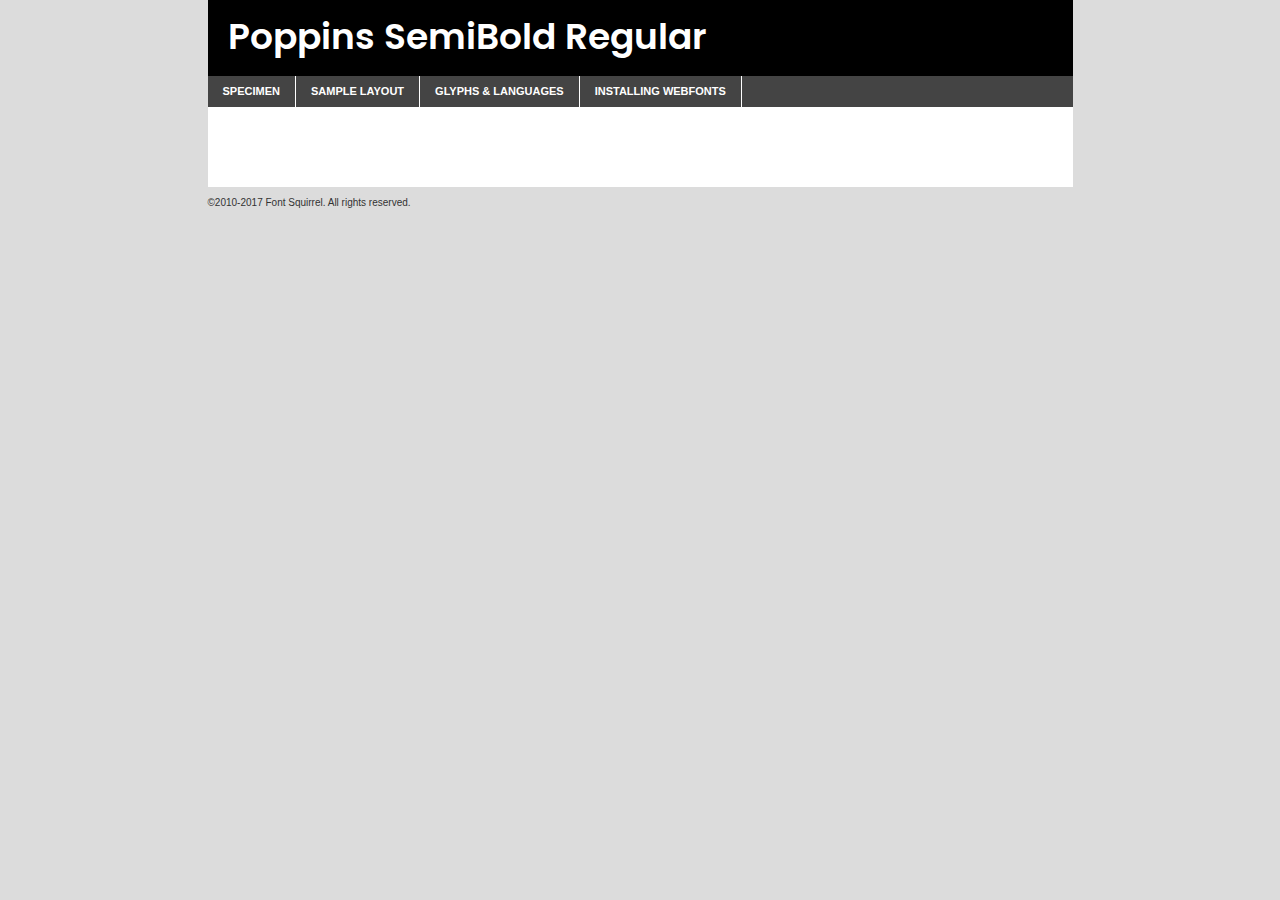
<file: components/fonts/poppins-semibold-demo.html>
<!DOCTYPE html PUBLIC "-//W3C//DTD XHTML 1.0 Transitional//EN"
	"http://www.w3.org/TR/xhtml1/DTD/xhtml1-transitional.dtd">

<html xmlns="http://www.w3.org/1999/xhtml" xml:lang="en" lang="en">
<head>
	<meta http-equiv="Content-Type" content="text/html; charset=utf-8" />
	<script src="http://ajax.googleapis.com/ajax/libs/jquery/1.7.2/jquery.min.js" type="text/javascript" charset="utf-8"></script>
	<script type="text/javascript">
	(function($){$.fn.easyTabs=function(option){var param=jQuery.extend({fadeSpeed:"fast",defaultContent:1,activeClass:'active'},option);$(this).each(function(){var thisId="#"+this.id;if(param.defaultContent==''){param.defaultContent=1;}
	if(typeof param.defaultContent=="number")
	{var defaultTab=$(thisId+" .tabs li:eq("+(param.defaultContent-1)+") a").attr('href').substr(1);}else{var defaultTab=param.defaultContent;}
	$(thisId+" .tabs li a").each(function(){var tabToHide=$(this).attr('href').substr(1);$("#"+tabToHide).addClass('easytabs-tab-content');});hideAll();changeContent(defaultTab);function hideAll(){$(thisId+" .easytabs-tab-content").hide();}
	function changeContent(tabId){hideAll();$(thisId+" .tabs li").removeClass(param.activeClass);$(thisId+" .tabs li a[href=#"+tabId+"]").closest('li').addClass(param.activeClass);if(param.fadeSpeed!="none")
	{$(thisId+" #"+tabId).fadeIn(param.fadeSpeed);}else{$(thisId+" #"+tabId).show();}}
	$(thisId+" .tabs li").click(function(){var tabId=$(this).find('a').attr('href').substr(1);changeContent(tabId);return false;});});}})(jQuery);
	</script>
	<link rel="stylesheet" href="specimen_files/specimen_stylesheet.css" type="text/css" charset="utf-8" />
	<link rel="stylesheet" href="stylesheet.css" type="text/css" charset="utf-8" />

	<style type="text/css">
					body{
				font-family: 'poppinssemibold';
							}
		</style>

	<title>Poppins SemiBold Regular Specimen</title>
	
	
	<script type="text/javascript" charset="utf-8">
		$(document).ready(function() {
			$('#container').easyTabs({defaultContent:1});
		});
	</script>
</head>

<body>
<div id="container">
	<div id="header">
		Poppins SemiBold Regular	</div>
	<ul class="tabs">
		<li><a href="#specimen">Specimen</a></li>
		<li><a href="#layout">Sample Layout</a></li>
				<li><a href="#glyphs">Glyphs &amp; Languages</a></li>
		<li><a href="#installing">Installing Webfonts</a></li>
		
	</ul>
	
	<div id="main_content">

		
			<div id="specimen">
		
				<div class="section">
					<div class="grid12 firstcol">
						<div class="huge">AaBb</div>
					</div>
				</div>
		
				<div class="section">
					<div class="glyph_range">A&#x200B;B&#x200b;C&#x200b;D&#x200b;E&#x200b;F&#x200b;G&#x200b;H&#x200b;I&#x200b;J&#x200b;K&#x200b;L&#x200b;M&#x200b;N&#x200b;O&#x200b;P&#x200b;Q&#x200b;R&#x200b;S&#x200b;T&#x200b;U&#x200b;V&#x200b;W&#x200b;X&#x200b;Y&#x200b;Z&#x200b;a&#x200b;b&#x200b;c&#x200b;d&#x200b;e&#x200b;f&#x200b;g&#x200b;h&#x200b;i&#x200b;j&#x200b;k&#x200b;l&#x200b;m&#x200b;n&#x200b;o&#x200b;p&#x200b;q&#x200b;r&#x200b;s&#x200b;t&#x200b;u&#x200b;v&#x200b;w&#x200b;x&#x200b;y&#x200b;z&#x200b;1&#x200b;2&#x200b;3&#x200b;4&#x200b;5&#x200b;6&#x200b;7&#x200b;8&#x200b;9&#x200b;0&#x200b;&amp;&#x200b;.&#x200b;,&#x200b;?&#x200b;!&#x200b;&#64;&#x200b;(&#x200b;)&#x200b;#&#x200b;$&#x200b;%&#x200b;*&#x200b;+&#x200b;-&#x200b;=&#x200b;:&#x200b;;</div>
				</div>
				<div class="section">
					<div class="grid12 firstcol">
						<table class="sample_table">
							<tr><td>10</td><td class="size10">abcdefghijklmnopqrstuvwxyzABCDEFGHIJKLMNOPQRSTUVWXYZ0123456789abcdefghijklmnopqrstuvwxyzABCDEFGHIJKLMNOPQRSTUVWXYZ0123456789abcdefghijklmnopqrstuvwxyzABCDEFGHIJKLMNOPQRSTUVWXYZ</td></tr>
							<tr><td>11</td><td class="size11">abcdefghijklmnopqrstuvwxyzABCDEFGHIJKLMNOPQRSTUVWXYZ0123456789abcdefghijklmnopqrstuvwxyzABCDEFGHIJKLMNOPQRSTUVWXYZ0123456789abcdefghijklmnopqrstuvwxyzABCDEFGHIJKLMNOPQRSTUVWXYZ</td></tr>
							<tr><td>12</td><td class="size12">abcdefghijklmnopqrstuvwxyzABCDEFGHIJKLMNOPQRSTUVWXYZ0123456789abcdefghijklmnopqrstuvwxyzABCDEFGHIJKLMNOPQRSTUVWXYZ0123456789abcdefghijklmnopqrstuvwxyzABCDEFGHIJKLMNOPQRSTUVWXYZ</td></tr>
							<tr><td>13</td><td class="size13">abcdefghijklmnopqrstuvwxyzABCDEFGHIJKLMNOPQRSTUVWXYZ0123456789abcdefghijklmnopqrstuvwxyzABCDEFGHIJKLMNOPQRSTUVWXYZ0123456789abcdefghijklmnopqrstuvwxyzABCDEFGHIJKLMNOPQRSTUVWXYZ</td></tr>
							<tr><td>14</td><td class="size14">abcdefghijklmnopqrstuvwxyzABCDEFGHIJKLMNOPQRSTUVWXYZ0123456789abcdefghijklmnopqrstuvwxyzABCDEFGHIJKLMNOPQRSTUVWXYZ0123456789abcdefghijklmnopqrstuvwxyzABCDEFGHIJKLMNOPQRSTUVWXYZ</td></tr>
							<tr><td>16</td><td class="size16">abcdefghijklmnopqrstuvwxyzABCDEFGHIJKLMNOPQRSTUVWXYZ0123456789abcdefghijklmnopqrstuvwxyzABCDEFGHIJKLMNOPQRSTUVWXYZ</td></tr>
							<tr><td>18</td><td class="size18">abcdefghijklmnopqrstuvwxyzABCDEFGHIJKLMNOPQRSTUVWXYZ0123456789abcdefghijklmnopqrstuvwxyzABCDEFGHIJKLMNOPQRSTUVWXYZ</td></tr>
							<tr><td>20</td><td class="size20">abcdefghijklmnopqrstuvwxyzABCDEFGHIJKLMNOPQRSTUVWXYZ0123456789abcdefghijklmnopqrstuvwxyzABCDEFGHIJKLMNOPQRSTUVWXYZ</td></tr>
							<tr><td>24</td><td class="size24">abcdefghijklmnopqrstuvwxyzABCDEFGHIJKLMNOPQRSTUVWXYZ0123456789abcdefghijklmnopqrstuvwxyzABCDEFGHIJKLMNOPQRSTUVWXYZ</td></tr>
							<tr><td>30</td><td class="size30">abcdefghijklmnopqrstuvwxyzABCDEFGHIJKLMNOPQRSTUVWXYZ0123456789abcdefghijklmnopqrstuvwxyzABCDEFGHIJKLMNOPQRSTUVWXYZ</td></tr>
							<tr><td>36</td><td class="size36">abcdefghijklmnopqrstuvwxyzABCDEFGHIJKLMNOPQRSTUVWXYZ0123456789abcdefghijklmnopqrstuvwxyzABCDEFGHIJKLMNOPQRSTUVWXYZ</td></tr>
							<tr><td>48</td><td class="size48">abcdefghijklmnopqrstuvwxyzABCDEFGHIJKLMNOPQRSTUVWXYZ0123456789abcdefghijklmnopqrstuvwxyzABCDEFGHIJKLMNOPQRSTUVWXYZ</td></tr>
							<tr><td>60</td><td class="size60">abcdefghijklmnopqrstuvwxyzABCDEFGHIJKLMNOPQRSTUVWXYZ0123456789abcdefghijklmnopqrstuvwxyzABCDEFGHIJKLMNOPQRSTUVWXYZ</td></tr>
							<tr><td>72</td><td class="size72">abcdefghijklmnopqrstuvwxyzABCDEFGHIJKLMNOPQRSTUVWXYZ0123456789abcdefghijklmnopqrstuvwxyzABCDEFGHIJKLMNOPQRSTUVWXYZ</td></tr>
							<tr><td>90</td><td class="size90">abcdefghijklmnopqrstuvwxyzABCDEFGHIJKLMNOPQRSTUVWXYZ0123456789abcdefghijklmnopqrstuvwxyzABCDEFGHIJKLMNOPQRSTUVWXYZ</td></tr>
						</table>
				
					</div>
			
				</div>
		
		
		
								<div class="section" id="bodycomparison">


										<div id="xheight">
				<div class="fontbody">&#x25FC;&#x25FC;&#x25FC;&#x25FC;&#x25FC;&#x25FC;&#x25FC;&#x25FC;&#x25FC;&#x25FC;&#x25FC;&#x25FC;&#x25FC;&#x25FC;&#x25FC;&#x25FC;&#x25FC;&#x25FC;&#x25FC;&#x25FC;&#x25FC;&#x25FC;&#x25FC;&#x25FC;&#x25FC;&#x25FC;&#x25FC;&#x25FC;&#x25FC;&#x25FC;&#x25FC;&#x25FC;&#x25FC;&#x25FC;&#x25FC;&#x25FC;&#x25FC;&#x25FC;&#x25FC;&#x25FC;&#x25FC;&#x25FC;&#x25FC;&#x25FC;&#x25FC;&#x25FC;&#x25FC;&#x25FC;&#x25FC;&#x25FC;&#x25FC;&#x25FC;&#x25FC;&#x25FC;&#x25FC;&#x25FC;&#x25FC;&#x25FC;&#x25FC;&#x25FC;&#x25FC;&#x25FC;&#x25FC;&#x25FC;&#x25FC;&#x25FC;&#x25FC;&#x25FC;&#x25FC;&#x25FC;&#x25FC;&#x25FC;&#x25FC;&#x25FC;&#x25FC;&#x25FC;&#x25FC;&#x25FC;&#x25FC;&#x25FC;&#x25FC;&#x25FC;&#x25FC;&#x25FC;&#x25FC;&#x25FC;&#x25FC;&#x25FC;&#x25FC;&#x25FC;&#x25FC;&#x25FC;&#x25FC;&#x25FC;&#x25FC;&#x25FC;&#x25FC;&#x25FC;&#x25FC;body</div><div class="arialbody">body</div><div class="verdanabody">body</div><div class="georgiabody">body</div></div>
										<div class="fontbody" style="z-index:1">
											body<span>Poppins SemiBold Regular</span>
										</div>
										<div class="arialbody" style="z-index:1">
											body<span>Arial</span>
										</div>
										<div class="verdanabody" style="z-index:1">
											body<span>Verdana</span>
										</div>
										<div class="georgiabody" style="z-index:1">
											body<span>Georgia</span>
										</div>



								</div>
		
		
				<div class="section psample psample_row1" id="">
					
					<div class="grid2 firstcol">
						<p class="size10"><span>10.</span>Aenean lacinia bibendum nulla sed consectetur. Fusce dapibus, tellus ac cursus commodo, tortor mauris condimentum nibh, ut fermentum massa justo sit amet risus. Nullam id dolor id nibh ultricies vehicula ut id elit. Cum sociis natoque penatibus et magnis dis parturient montes, nascetur ridiculus mus. Nulla vitae elit libero, a pharetra augue.</p>
			
					</div>
					<div class="grid3">
						<p class="size11"><span>11.</span>Aenean lacinia bibendum nulla sed consectetur. Fusce dapibus, tellus ac cursus commodo, tortor mauris condimentum nibh, ut fermentum massa justo sit amet risus. Nullam id dolor id nibh ultricies vehicula ut id elit. Cum sociis natoque penatibus et magnis dis parturient montes, nascetur ridiculus mus. Nulla vitae elit libero, a pharetra augue.</p>
			
					</div>
					<div class="grid3">
						<p class="size12"><span>12.</span>Aenean lacinia bibendum nulla sed consectetur. Fusce dapibus, tellus ac cursus commodo, tortor mauris condimentum nibh, ut fermentum massa justo sit amet risus. Nullam id dolor id nibh ultricies vehicula ut id elit. Cum sociis natoque penatibus et magnis dis parturient montes, nascetur ridiculus mus. Nulla vitae elit libero, a pharetra augue.</p>
			
					</div>
					<div class="grid4">
						<p class="size13"><span>13.</span>Aenean lacinia bibendum nulla sed consectetur. Fusce dapibus, tellus ac cursus commodo, tortor mauris condimentum nibh, ut fermentum massa justo sit amet risus. Nullam id dolor id nibh ultricies vehicula ut id elit. Cum sociis natoque penatibus et magnis dis parturient montes, nascetur ridiculus mus. Nulla vitae elit libero, a pharetra augue.</p>
			
					</div>
					<div class="white_blend"></div>
					
				</div>
				<div class="section psample psample_row2" id="">
					<div class="grid3 firstcol">
						<p class="size14"><span>14.</span>Aenean lacinia bibendum nulla sed consectetur. Fusce dapibus, tellus ac cursus commodo, tortor mauris condimentum nibh, ut fermentum massa justo sit amet risus. Nullam id dolor id nibh ultricies vehicula ut id elit. Cum sociis natoque penatibus et magnis dis parturient montes, nascetur ridiculus mus. Nulla vitae elit libero, a pharetra augue.</p>
			
					</div>
					<div class="grid4">
						<p class="size16"><span>16.</span>Aenean lacinia bibendum nulla sed consectetur. Fusce dapibus, tellus ac cursus commodo, tortor mauris condimentum nibh, ut fermentum massa justo sit amet risus. Nullam id dolor id nibh ultricies vehicula ut id elit. Cum sociis natoque penatibus et magnis dis parturient montes, nascetur ridiculus mus. Nulla vitae elit libero, a pharetra augue.</p>
			
					</div>
					<div class="grid5">
						<p class="size18"><span>18.</span>Aenean lacinia bibendum nulla sed consectetur. Fusce dapibus, tellus ac cursus commodo, tortor mauris condimentum nibh, ut fermentum massa justo sit amet risus. Nullam id dolor id nibh ultricies vehicula ut id elit. Cum sociis natoque penatibus et magnis dis parturient montes, nascetur ridiculus mus. Nulla vitae elit libero, a pharetra augue.</p>
			
					</div>

					<div class="white_blend"></div>

				</div>
				
				<div class="section psample psample_row3" id="">
					<div class="grid5 firstcol">
						<p class="size20"><span>20.</span>Aenean lacinia bibendum nulla sed consectetur. Fusce dapibus, tellus ac cursus commodo, tortor mauris condimentum nibh, ut fermentum massa justo sit amet risus. Nullam id dolor id nibh ultricies vehicula ut id elit. Cum sociis natoque penatibus et magnis dis parturient montes, nascetur ridiculus mus. Nulla vitae elit libero, a pharetra augue.</p>
					</div>
					<div class="grid7">
						<p class="size24"><span>24.</span>Aenean lacinia bibendum nulla sed consectetur. Fusce dapibus, tellus ac cursus commodo, tortor mauris condimentum nibh, ut fermentum massa justo sit amet risus. Nullam id dolor id nibh ultricies vehicula ut id elit. Cum sociis natoque penatibus et magnis dis parturient montes, nascetur ridiculus mus. Nulla vitae elit libero, a pharetra augue.</p>
					</div>
					
					<div class="white_blend"></div>
					
				</div>
				
				<div class="section psample psample_row4" id="">
					<div class="grid12 firstcol">
						<p class="size30"><span>30.</span>Aenean lacinia bibendum nulla sed consectetur. Fusce dapibus, tellus ac cursus commodo, tortor mauris condimentum nibh, ut fermentum massa justo sit amet risus. Nullam id dolor id nibh ultricies vehicula ut id elit. Cum sociis natoque penatibus et magnis dis parturient montes, nascetur ridiculus mus. Nulla vitae elit libero, a pharetra augue.</p>
					</div>
					<div class="white_blend"></div>
					
				</div>
				
				
				
				<div class="section psample psample_row1 fullreverse">
					<div class="grid2 firstcol">
						<p class="size10"><span>10.</span>Aenean lacinia bibendum nulla sed consectetur. Fusce dapibus, tellus ac cursus commodo, tortor mauris condimentum nibh, ut fermentum massa justo sit amet risus. Nullam id dolor id nibh ultricies vehicula ut id elit. Cum sociis natoque penatibus et magnis dis parturient montes, nascetur ridiculus mus. Nulla vitae elit libero, a pharetra augue.</p>
			
					</div>
					<div class="grid3">
						<p class="size11"><span>11.</span>Aenean lacinia bibendum nulla sed consectetur. Fusce dapibus, tellus ac cursus commodo, tortor mauris condimentum nibh, ut fermentum massa justo sit amet risus. Nullam id dolor id nibh ultricies vehicula ut id elit. Cum sociis natoque penatibus et magnis dis parturient montes, nascetur ridiculus mus. Nulla vitae elit libero, a pharetra augue.</p>
			
					</div>
					<div class="grid3">
						<p class="size12"><span>12.</span>Aenean lacinia bibendum nulla sed consectetur. Fusce dapibus, tellus ac cursus commodo, tortor mauris condimentum nibh, ut fermentum massa justo sit amet risus. Nullam id dolor id nibh ultricies vehicula ut id elit. Cum sociis natoque penatibus et magnis dis parturient montes, nascetur ridiculus mus. Nulla vitae elit libero, a pharetra augue.</p>
			
					</div>
					<div class="grid4">
						<p class="size13"><span>13.</span>Aenean lacinia bibendum nulla sed consectetur. Fusce dapibus, tellus ac cursus commodo, tortor mauris condimentum nibh, ut fermentum massa justo sit amet risus. Nullam id dolor id nibh ultricies vehicula ut id elit. Cum sociis natoque penatibus et magnis dis parturient montes, nascetur ridiculus mus. Nulla vitae elit libero, a pharetra augue.</p>
			
					</div>
					<div class="black_blend"></div>
					
				</div>
				
				<div class="section psample psample_row2 fullreverse">
					<div class="grid3 firstcol">
						<p class="size14"><span>14.</span>Aenean lacinia bibendum nulla sed consectetur. Fusce dapibus, tellus ac cursus commodo, tortor mauris condimentum nibh, ut fermentum massa justo sit amet risus. Nullam id dolor id nibh ultricies vehicula ut id elit. Cum sociis natoque penatibus et magnis dis parturient montes, nascetur ridiculus mus. Nulla vitae elit libero, a pharetra augue.</p>
			
					</div>
					<div class="grid4">
						<p class="size16"><span>16.</span>Aenean lacinia bibendum nulla sed consectetur. Fusce dapibus, tellus ac cursus commodo, tortor mauris condimentum nibh, ut fermentum massa justo sit amet risus. Nullam id dolor id nibh ultricies vehicula ut id elit. Cum sociis natoque penatibus et magnis dis parturient montes, nascetur ridiculus mus. Nulla vitae elit libero, a pharetra augue.</p>
			
					</div>
					<div class="grid5">
						<p class="size18"><span>18.</span>Aenean lacinia bibendum nulla sed consectetur. Fusce dapibus, tellus ac cursus commodo, tortor mauris condimentum nibh, ut fermentum massa justo sit amet risus. Nullam id dolor id nibh ultricies vehicula ut id elit. Cum sociis natoque penatibus et magnis dis parturient montes, nascetur ridiculus mus. Nulla vitae elit libero, a pharetra augue.</p>
			
					</div>
					<div class="black_blend"></div>

				</div>
				
				<div class="section psample fullreverse psample_row3" id="">
					<div class="grid5 firstcol">
						<p class="size20"><span>20.</span>Aenean lacinia bibendum nulla sed consectetur. Fusce dapibus, tellus ac cursus commodo, tortor mauris condimentum nibh, ut fermentum massa justo sit amet risus. Nullam id dolor id nibh ultricies vehicula ut id elit. Cum sociis natoque penatibus et magnis dis parturient montes, nascetur ridiculus mus. Nulla vitae elit libero, a pharetra augue.</p>
					</div>
					<div class="grid7">
						<p class="size24"><span>24.</span>Aenean lacinia bibendum nulla sed consectetur. Fusce dapibus, tellus ac cursus commodo, tortor mauris condimentum nibh, ut fermentum massa justo sit amet risus. Nullam id dolor id nibh ultricies vehicula ut id elit. Cum sociis natoque penatibus et magnis dis parturient montes, nascetur ridiculus mus. Nulla vitae elit libero, a pharetra augue.</p>
					</div>
					
					<div class="black_blend"></div>
					
				</div>
				
				<div class="section psample fullreverse psample_row4" id="" style="border-bottom: 20px #000 solid;">
					<div class="grid12 firstcol">
						<p class="size30"><span>30.</span>Aenean lacinia bibendum nulla sed consectetur. Fusce dapibus, tellus ac cursus commodo, tortor mauris condimentum nibh, ut fermentum massa justo sit amet risus. Nullam id dolor id nibh ultricies vehicula ut id elit. Cum sociis natoque penatibus et magnis dis parturient montes, nascetur ridiculus mus. Nulla vitae elit libero, a pharetra augue.</p>
					</div>
					<div class="black_blend"></div>
					
				</div>
				
				
				
				
			</div>
			
			<div id="layout">
				
				<div class="section">
					
					<div class="grid12 firstcol">
						<h1>Lorem Ipsum Dolor</h1>
						<h2>Etiam porta sem malesuada magna mollis euismod</h2>
						
						<p class="byline">By <a href="#link">Aenean Lacinia</a></p>
					</div>
				</div>
				<div class="section">
					<div class="grid8 firstcol">
						<p class="large">Donec sed odio dui. Morbi leo risus, porta ac consectetur ac, vestibulum at eros. Fusce dapibus, tellus ac cursus commodo, tortor mauris condimentum nibh, ut fermentum massa justo sit amet risus. </p>

						
						<h3>Pellentesque ornare sem</h3>

						<p>Maecenas sed diam eget risus varius blandit sit amet non magna. Maecenas faucibus mollis interdum. Donec ullamcorper nulla non metus auctor fringilla. Nullam id dolor id nibh ultricies vehicula ut id elit. Nullam id dolor id nibh ultricies vehicula ut id elit. </p>

						<p>Aenean eu leo quam. Pellentesque ornare sem lacinia quam venenatis vestibulum. Lorem ipsum dolor sit amet, consectetur adipiscing elit. Cum sociis natoque penatibus et magnis dis parturient montes, nascetur ridiculus mus. </p>

						<p>Nulla vitae elit libero, a pharetra augue. Praesent commodo cursus magna, vel scelerisque nisl consectetur et. Aenean lacinia bibendum nulla sed consectetur. </p>

						<p>Nullam quis risus eget urna mollis ornare vel eu leo. Nullam quis risus eget urna mollis ornare vel eu leo. Maecenas sed diam eget risus varius blandit sit amet non magna. Donec ullamcorper nulla non metus auctor fringilla. </p>

						<h3>Cras mattis consectetur</h3>

						<p>Aenean eu leo quam. Pellentesque ornare sem lacinia quam venenatis vestibulum. Aenean lacinia bibendum nulla sed consectetur. Integer posuere erat a ante venenatis dapibus posuere velit aliquet. Cras mattis consectetur purus sit amet fermentum. </p>

						<p>Nullam id dolor id nibh ultricies vehicula ut id elit. Nullam quis risus eget urna mollis ornare vel eu leo. Cras mattis consectetur purus sit amet fermentum.</p>
					</div>
					
					<div class="grid4 sidebar">
						
						<div class="box reverse">
							<p class="last">Nullam quis risus eget urna mollis ornare vel eu leo. Donec ullamcorper nulla non metus auctor fringilla. Cras mattis consectetur purus sit amet fermentum. Sed posuere consectetur est at lobortis. Lorem ipsum dolor sit amet, consectetur adipiscing elit. </p>
						</div>
						
						<p class="caption">Maecenas sed diam eget risus varius.</p>

						<p>Vestibulum id ligula porta felis euismod semper. Integer posuere erat a ante venenatis dapibus posuere velit aliquet. Vestibulum id ligula porta felis euismod semper. Sed posuere consectetur est at lobortis. Maecenas sed diam eget risus varius blandit sit amet non magna. Fusce dapibus, tellus ac cursus commodo, tortor mauris condimentum nibh, ut fermentum massa justo sit amet risus. </p>

					

						<p>Duis mollis, est non commodo luctus, nisi erat porttitor ligula, eget lacinia odio sem nec elit. Aenean lacinia bibendum nulla sed consectetur. Vivamus sagittis lacus vel augue laoreet rutrum faucibus dolor auctor. Aenean lacinia bibendum nulla sed consectetur. Nullam quis risus eget urna mollis ornare vel eu leo. </p>

						<p>Praesent commodo cursus magna, vel scelerisque nisl consectetur et. Donec ullamcorper nulla non metus auctor fringilla. Maecenas faucibus mollis interdum. Fusce dapibus, tellus ac cursus commodo, tortor mauris condimentum nibh, ut fermentum massa justo sit amet risus. </p>

					</div>
				</div>
				
			</div>


			



		<div id="glyphs">
			<div class="section">
				<div class="grid12 firstcol">
			
				<h1>Language Support</h1>
				<p>The subset of Poppins SemiBold Regular in this kit supports the following languages:<br />
			
					English, Arrernte, Bislama, Cebuano, Fijian, Gilbertese, Hmong, Ibanag, Iloko_ilokano, Interglossa_glosa, Interlingua, Lojban, Manx, Norfolk_pitcairnese, Oromo, Rotokas, Samoan, Sardinian, Seychelles_creole, Shona, Somali, Southern_ndebele, Swahili, Swati_swazi, Tok_pisin, Warlpiri, Xhosa, Zulu, Latinbasic, Demo				</p>
				<h1>Glyph Chart</h1>
				<p>The subset of Poppins SemiBold Regular in this kit includes all the glyphs listed below. Unicode entities are included above each glyph to help you insert individual characters into your layout.</p>
				<div id="glyph_chart">
			
																														 <div><p>&amp;#13;</p>&#13;</div>
																				 <div><p>&amp;#32;</p>&#32;</div>
																				 <div><p>&amp;#33;</p>&#33;</div>
																				 <div><p>&amp;#34;</p>&#34;</div>
																				 <div><p>&amp;#35;</p>&#35;</div>
																				 <div><p>&amp;#36;</p>&#36;</div>
																				 <div><p>&amp;#37;</p>&#37;</div>
																				 <div><p>&amp;#38;</p>&#38;</div>
																				 <div><p>&amp;#39;</p>&#39;</div>
																				 <div><p>&amp;#40;</p>&#40;</div>
																				 <div><p>&amp;#41;</p>&#41;</div>
																				 <div><p>&amp;#42;</p>&#42;</div>
																				 <div><p>&amp;#43;</p>&#43;</div>
																				 <div><p>&amp;#44;</p>&#44;</div>
																				 <div><p>&amp;#46;</p>&#46;</div>
																				 <div><p>&amp;#47;</p>&#47;</div>
																				 <div><p>&amp;#48;</p>&#48;</div>
																				 <div><p>&amp;#49;</p>&#49;</div>
																				 <div><p>&amp;#50;</p>&#50;</div>
																				 <div><p>&amp;#51;</p>&#51;</div>
																				 <div><p>&amp;#52;</p>&#52;</div>
																				 <div><p>&amp;#53;</p>&#53;</div>
																				 <div><p>&amp;#54;</p>&#54;</div>
																				 <div><p>&amp;#55;</p>&#55;</div>
																				 <div><p>&amp;#56;</p>&#56;</div>
																				 <div><p>&amp;#57;</p>&#57;</div>
																				 <div><p>&amp;#60;</p>&#60;</div>
																				 <div><p>&amp;#61;</p>&#61;</div>
																				 <div><p>&amp;#62;</p>&#62;</div>
																				 <div><p>&amp;#63;</p>&#63;</div>
																				 <div><p>&amp;#64;</p>&#64;</div>
																				 <div><p>&amp;#65;</p>&#65;</div>
																				 <div><p>&amp;#66;</p>&#66;</div>
																				 <div><p>&amp;#67;</p>&#67;</div>
																				 <div><p>&amp;#68;</p>&#68;</div>
																				 <div><p>&amp;#69;</p>&#69;</div>
																				 <div><p>&amp;#70;</p>&#70;</div>
																				 <div><p>&amp;#71;</p>&#71;</div>
																				 <div><p>&amp;#72;</p>&#72;</div>
																				 <div><p>&amp;#73;</p>&#73;</div>
																				 <div><p>&amp;#74;</p>&#74;</div>
																				 <div><p>&amp;#75;</p>&#75;</div>
																				 <div><p>&amp;#76;</p>&#76;</div>
																				 <div><p>&amp;#77;</p>&#77;</div>
																				 <div><p>&amp;#78;</p>&#78;</div>
																				 <div><p>&amp;#79;</p>&#79;</div>
																				 <div><p>&amp;#80;</p>&#80;</div>
																				 <div><p>&amp;#81;</p>&#81;</div>
																				 <div><p>&amp;#82;</p>&#82;</div>
																				 <div><p>&amp;#83;</p>&#83;</div>
																				 <div><p>&amp;#84;</p>&#84;</div>
																				 <div><p>&amp;#85;</p>&#85;</div>
																				 <div><p>&amp;#86;</p>&#86;</div>
																				 <div><p>&amp;#87;</p>&#87;</div>
																				 <div><p>&amp;#88;</p>&#88;</div>
																				 <div><p>&amp;#89;</p>&#89;</div>
																				 <div><p>&amp;#90;</p>&#90;</div>
																				 <div><p>&amp;#91;</p>&#91;</div>
																				 <div><p>&amp;#92;</p>&#92;</div>
																				 <div><p>&amp;#93;</p>&#93;</div>
																				 <div><p>&amp;#94;</p>&#94;</div>
																				 <div><p>&amp;#95;</p>&#95;</div>
																				 <div><p>&amp;#96;</p>&#96;</div>
																				 <div><p>&amp;#97;</p>&#97;</div>
																				 <div><p>&amp;#98;</p>&#98;</div>
																				 <div><p>&amp;#99;</p>&#99;</div>
																				 <div><p>&amp;#100;</p>&#100;</div>
																				 <div><p>&amp;#101;</p>&#101;</div>
																				 <div><p>&amp;#102;</p>&#102;</div>
																				 <div><p>&amp;#103;</p>&#103;</div>
																				 <div><p>&amp;#104;</p>&#104;</div>
																				 <div><p>&amp;#105;</p>&#105;</div>
																				 <div><p>&amp;#106;</p>&#106;</div>
																				 <div><p>&amp;#107;</p>&#107;</div>
																				 <div><p>&amp;#108;</p>&#108;</div>
																				 <div><p>&amp;#109;</p>&#109;</div>
																				 <div><p>&amp;#110;</p>&#110;</div>
																				 <div><p>&amp;#111;</p>&#111;</div>
																				 <div><p>&amp;#112;</p>&#112;</div>
																				 <div><p>&amp;#113;</p>&#113;</div>
																				 <div><p>&amp;#114;</p>&#114;</div>
																				 <div><p>&amp;#115;</p>&#115;</div>
																				 <div><p>&amp;#116;</p>&#116;</div>
																				 <div><p>&amp;#117;</p>&#117;</div>
																				 <div><p>&amp;#118;</p>&#118;</div>
																				 <div><p>&amp;#119;</p>&#119;</div>
																				 <div><p>&amp;#120;</p>&#120;</div>
																				 <div><p>&amp;#121;</p>&#121;</div>
																				 <div><p>&amp;#122;</p>&#122;</div>
																				 <div><p>&amp;#123;</p>&#123;</div>
																				 <div><p>&amp;#124;</p>&#124;</div>
																				 <div><p>&amp;#125;</p>&#125;</div>
																				 <div><p>&amp;#126;</p>&#126;</div>
																				 <div><p>&amp;#160;</p>&#160;</div>
																				 <div><p>&amp;#161;</p>&#161;</div>
																				 <div><p>&amp;#162;</p>&#162;</div>
																				 <div><p>&amp;#163;</p>&#163;</div>
																				 <div><p>&amp;#164;</p>&#164;</div>
																				 <div><p>&amp;#165;</p>&#165;</div>
																				 <div><p>&amp;#166;</p>&#166;</div>
																				 <div><p>&amp;#167;</p>&#167;</div>
																				 <div><p>&amp;#168;</p>&#168;</div>
																				 <div><p>&amp;#169;</p>&#169;</div>
																				 <div><p>&amp;#170;</p>&#170;</div>
																				 <div><p>&amp;#171;</p>&#171;</div>
																				 <div><p>&amp;#172;</p>&#172;</div>
																				 <div><p>&amp;#174;</p>&#174;</div>
																				 <div><p>&amp;#175;</p>&#175;</div>
																				 <div><p>&amp;#176;</p>&#176;</div>
																				 <div><p>&amp;#177;</p>&#177;</div>
																				 <div><p>&amp;#178;</p>&#178;</div>
																				 <div><p>&amp;#179;</p>&#179;</div>
																				 <div><p>&amp;#180;</p>&#180;</div>
																				 <div><p>&amp;#181;</p>&#181;</div>
																				 <div><p>&amp;#182;</p>&#182;</div>
																				 <div><p>&amp;#184;</p>&#184;</div>
																				 <div><p>&amp;#185;</p>&#185;</div>
																				 <div><p>&amp;#186;</p>&#186;</div>
																				 <div><p>&amp;#187;</p>&#187;</div>
																				 <div><p>&amp;#188;</p>&#188;</div>
																				 <div><p>&amp;#189;</p>&#189;</div>
																				 <div><p>&amp;#190;</p>&#190;</div>
																				 <div><p>&amp;#191;</p>&#191;</div>
																				 <div><p>&amp;#198;</p>&#198;</div>
																				 <div><p>&amp;#199;</p>&#199;</div>
																				 <div><p>&amp;#208;</p>&#208;</div>
																				 <div><p>&amp;#215;</p>&#215;</div>
																				 <div><p>&amp;#216;</p>&#216;</div>
																				 <div><p>&amp;#222;</p>&#222;</div>
																				 <div><p>&amp;#223;</p>&#223;</div>
																				 <div><p>&amp;#230;</p>&#230;</div>
																				 <div><p>&amp;#231;</p>&#231;</div>
																				 <div><p>&amp;#240;</p>&#240;</div>
																				 <div><p>&amp;#247;</p>&#247;</div>
																				 <div><p>&amp;#248;</p>&#248;</div>
																				 <div><p>&amp;#254;</p>&#254;</div>
																				 <div><p>&amp;#305;</p>&#305;</div>
																				 <div><p>&amp;#338;</p>&#338;</div>
																				 <div><p>&amp;#339;</p>&#339;</div>
																				 <div><p>&amp;#710;</p>&#710;</div>
																				 <div><p>&amp;#730;</p>&#730;</div>
																				 <div><p>&amp;#732;</p>&#732;</div>
																				 <div><p>&amp;#8192;</p>&#8192;</div>
																				 <div><p>&amp;#8193;</p>&#8193;</div>
																				 <div><p>&amp;#8194;</p>&#8194;</div>
																				 <div><p>&amp;#8195;</p>&#8195;</div>
																				 <div><p>&amp;#8196;</p>&#8196;</div>
																				 <div><p>&amp;#8197;</p>&#8197;</div>
																				 <div><p>&amp;#8198;</p>&#8198;</div>
																				 <div><p>&amp;#8199;</p>&#8199;</div>
																				 <div><p>&amp;#8200;</p>&#8200;</div>
																				 <div><p>&amp;#8201;</p>&#8201;</div>
																				 <div><p>&amp;#8202;</p>&#8202;</div>
																				 <div><p>&amp;#8211;</p>&#8211;</div>
																				 <div><p>&amp;#8212;</p>&#8212;</div>
																				 <div><p>&amp;#8216;</p>&#8216;</div>
																				 <div><p>&amp;#8217;</p>&#8217;</div>
																				 <div><p>&amp;#8218;</p>&#8218;</div>
																				 <div><p>&amp;#8220;</p>&#8220;</div>
																				 <div><p>&amp;#8221;</p>&#8221;</div>
																				 <div><p>&amp;#8222;</p>&#8222;</div>
																				 <div><p>&amp;#8226;</p>&#8226;</div>
																				 <div><p>&amp;#8239;</p>&#8239;</div>
																				 <div><p>&amp;#8249;</p>&#8249;</div>
																				 <div><p>&amp;#8250;</p>&#8250;</div>
																				 <div><p>&amp;#8287;</p>&#8287;</div>
																				 <div><p>&amp;#8364;</p>&#8364;</div>
																				 <div><p>&amp;#8482;</p>&#8482;</div>
																				 <div><p>&amp;#8722;</p>&#8722;</div>
																				 <div><p>&amp;#9724;</p>&#9724;</div>
																				 <div><p>&amp;#64257;</p>&#64257;</div>
																																																</div>	
				</div>
		
		
			</div>
		</div>
		
		
		<div id="specs">
			
		</div>
	
		<div id="installing">
			<div class="section">
				<div class="grid7 firstcol">
					<h1>Installing Webfonts</h1>
					
					<p>Webfonts are supported by all major browser platforms but not all in the same way. There are currently four different font formats that must be included in order to target all browsers. This includes TTF, WOFF, EOT and SVG.</p>
					
					<h2>1. Upload your webfonts</h2>
					<p>You must upload your webfont kit to your website. They should be in or near the same directory as your CSS files.</p>
					
					<h2>2. Include the webfont stylesheet</h2>
					<p>A special CSS @font-face declaration helps the various browsers select the appropriate font it needs without causing you a bunch of headaches. Learn more about this syntax by reading the <a href="https://www.fontspring.com/blog/further-hardening-of-the-bulletproof-syntax">Fontspring blog post</a> about it. The code for it is as follows:</p>


<code>
@font-face{ 
	font-family: 'MyWebFont';
	src: url('WebFont.eot');
	src: url('WebFont.eot?#iefix') format('embedded-opentype'),
	     url('WebFont.woff') format('woff'),
	     url('WebFont.ttf') format('truetype'),
	     url('WebFont.svg#webfont') format('svg');
}
</code>

	<p>We've already gone ahead and generated the code for you. All you have to do is link to the stylesheet in your HTML, like this:</p>
	<code>&lt;link rel=&quot;stylesheet&quot; href=&quot;stylesheet.css&quot; type=&quot;text/css&quot; charset=&quot;utf-8&quot; /&gt;</code>

					<h2>3. Modify your own stylesheet</h2>
					<p>To take advantage of your new fonts, you must tell your stylesheet to use them. Look at the original @font-face declaration above and find the property called "font-family." The name linked there will be what you use to reference the font. Prepend that webfont name to the font stack in the "font-family" property, inside the selector you want to change. For example:</p>
<code>p { font-family: 'WebFont', Arial, sans-serif; }</code>

<h2>4. Test</h2>
<p>Getting webfonts to work cross-browser <em>can</em> be tricky. Use the information in the sidebar to help you if you find that fonts aren't loading in a particular browser.</p>
				</div>
				
				<div class="grid5 sidebar">
					<div class="box">
						<h2>Troubleshooting<br />Font-Face Problems</h2>
						<p>Having trouble getting your webfonts to load in your new website? Here are some tips to sort out what might be the problem.</p>

						<h3>Fonts not showing in any browser</h3>

						<p>This sounds like you need to work on the plumbing. You either did not upload the fonts to the correct directory, or you did not link the fonts properly in the CSS. If you've confirmed that all this is correct and you still have a problem, take a look at your .htaccess file and see if requests are getting intercepted.</p>

						<h3>Fonts not loading in iPhone or iPad</h3>

						<p>The most common problem here is that you are serving the fonts from an IIS server. IIS refuses to serve files that have unknown MIME types. If that is the case, you must set the MIME type for SVG to "image/svg+xml" in the server settings. Follow these instructions from Microsoft if you need help.</p>

						<h3>Fonts not loading in Firefox</h3>

						<p>The primary reason for this failure? You are still using a version Firefox older than 3.5. So upgrade already! If that isn't it, then you are very likely serving fonts from a different domain. Firefox requires that all font assets be served from the same domain. Lastly it is possible that you need to add WOFF to your list of MIME types (if you are serving via IIS.)</p>

						<h3>Fonts not loading in IE</h3>

						<p>Are you looking at Internet Explorer on an actual Windows machine or are you cheating by using a service like Adobe BrowserLab? Many of these screenshot services do not render @font-face for IE. Best to test it on a real machine.</p>

						<h3>Fonts not loading in IE9</h3>

						<p>IE9, like Firefox, requires that fonts be served from the same domain as the website. Make sure that is the case.</p>
					</div>
				</div>
			</div>
			
		</div>
	
	</div>
	<div id="footer">
		<p>&copy;2010-2017 Font Squirrel. All rights reserved.</p>
	</div>
</div>
</body>
</html>
</file>
<file: styles/style.css>
body{
    background-color: rgb(23, 23, 23);
    color: rgb(223, 223, 223);
    font-family: poppinsregular;
    max-width: 1200px;
    margin: 0 auto;
    padding: 15px;
}

header{
    display: flex;
    flex-direction: row;
    justify-content: space-between;
    align-items: center;
}

#title{
    flex-direction: column;
    line-height: 10px;
}

li{
    display: inline-block;
    margin: 20px;
}

a{
    color: white;
}

a:hover{
    color: rgb(164, 52, 156);
    transition: 0.3s all;
}

#instagram-btn{
    border: 2px solid rgb(164, 52, 156);
    padding: 10px;
    border-radius: 20px;
}

#whatsapp-btn{
    border: 2px solid rgb(37, 211, 102);
    padding: 10px;
    border-radius: 20px;
    justify-content: center;
    align-items: center;
}

#instagram-btn:hover{
    background-color: rgb(164, 52, 156);
    color: white;
    transition: 0.3s;
}

#whatsapp-btn:hover{
    background-color: rgb(37, 211, 102);
    color: white;
    transition: 0.3s;
}

#sobre-o-retiro{
    align-items: center;
}

h1{
    font-weight: 200;
}

main{
    display: flex;
    flex-direction: row;
    margin-top: 50px;
}

h2{
    font-size: 60px;
    line-height: 10px;
    font-family: poppinsmedium;
}

span{
    color: rgb(164, 52, 156)
}
p{
    line-height: 20px;
    max-width: 500px;
    font-family: poppinslight;
}

img{
    width: 600px;
}

form{
    margin: auto;
    display: flex;
    flex-direction: column;
    align-items: center;
    width: 70%;
}

form [type="submit"]{
    height: 50px;
    width: 50%;
    background-color: rgb(132, 14, 201);
    color: white;
    font-weight: bold;
}
form [type="submit"]:hover{
    cursor: pointer;
}

form [type="submit"]:hover{
    cursor: pointer;
}

input{
    margin-top: 15px;
    height: 20px;
    width: 400px;
    padding: 15px;
    border-radius: 30px;
    border: none;
    font-size: 15px;
    background-color: rgb(223, 223, 223);

}

#qr-code{
    margin: auto;
    display: block;
    align-items: center;
    max-width: 300px;
    border-radius: 30px;
    border-width: 7px;
    border-style: solid;
    border-bottom-left-radius: 10px;
    border-color: rgb(37, 211, 102);
}

.button-container {
    display: flex;
    justify-content: center;
    align-items: center;
    margin-top: 10px;
    margin-bottom: 30px    
}

#whatsapp-btn {
    border: 2px solid rgb(37, 211, 102);
    padding: 10px;
    border-radius: 30px;
    display: flex;
    justify-content: center;
    align-items: center;
}

/* Para telas menores que 600px */
@media (max-width: 600px) {
    form {
        width: 80%;
    }
}

/* Para telas entre 600px e 768px */
@media (min-width: 600px) and (max-width: 768px) {
    form {
        width: 70%;
    }
}

/* Para telas entre 768px e 1024px */
@media (min-width: 768px) and (max-width: 1024px) {
    form {
        width: 60%;
    }
}

/* Para telas maiores que 1024px */
@media (min-width: 1024px) {
    form {
        width: 50%;
    }
}
</file>
<file: styles/fonts.css>
@font-face {
    font-family: 'poppinsblack';
    src: url('../components/fonts/') format('woff2'),
         url('../components/fonts/poppins-black-webfont.woff') format('woff');
    font-weight: normal;
    font-style: normal;
  
  }
  
  
  
  
  @font-face {
    font-family: 'poppinsbold';
    src: url('../components/fonts/poppins-bold-webfont.woff2') format('woff2'),
         url('../components/fonts/poppins-bold-webfont.woff') format('woff');
    font-weight: normal;
    font-style: normal;
  
  }
  
  
  @font-face {
    font-family: 'poppinslight';
    src: url('../components/fonts/poppins-light-webfont.woff2') format('woff2'),
         url('../components/fonts/poppins-light-webfont.woff') format('woff');
    font-weight: normal;
    font-style: normal;
  
  }
  
  
  @font-face {
    font-family: 'poppinsmedium';
    src: url('../components/fonts/poppins-medium-webfont.woff2') format('woff2'),
         url('../components/fonts/poppins-medium-webfont.woff') format('woff');
    font-weight: normal;
    font-style: normal;
  
  }
  
  @font-face {
    font-family: 'poppinsregular';
    src: url('../components/fonts/poppins-regular-webfont.woff2') format('woff2'),
         url('../components/fonts/poppins-regular-webfont.woff') format('woff');
    font-weight: normal;
    font-style: normal;
  
  }
  
  @font-face {
    font-family: 'poppinssemibold';
    src: url('../components/fonts/poppins-semibold-webfont.woff2') format('woff2'),
         url('../components/fonts/poppins-semibold-webfont.woff') format('woff');
    font-weight: normal;
    font-style: normal;
  
  }
</file>
<file: styles/media.css>
@media screen and (max-width: 760px){

    header{
        flex-direction: column;
    }
    #title{
        line-height: 25px;
    }
    main{
        flex-direction: column-reverse;
    }
    h2{
        align-self: center;
        font-size: 30px;
        line-height: 10px;
        }
        form {
        margin: 0 auto;
        width: 50%;
    }
    
    /* Estilo padrão para inputs */
    input {
        width: 100%;
    }
    
    /* Para telas menores que 600px */
    @media (max-width: 600px) {
        form {
            width: 80%;
        }
    }
    
    /* Para telas entre 600px e 768px */
    @media (min-width: 600px) and (max-width: 768px) {
        form {
            width: 70%;
        }
    }
    
    /* Para telas entre 768px e 1024px */
    @media (min-width: 768px) and (max-width: 1024px) {
        form {
            width: 60%;
        }
    }
    
    /* Para telas maiores que 1024px */
    @media (min-width: 1024px) {
        form {
            width: 50%;
        }
    }

    img{
        max-width: 100%;;
        
    }
    ul{
        text-align: center;
    }
}
</file>
<file: styles/forms.css>
body {
    background-color: rgb(23, 23, 23);
    color: rgb(223, 223, 223);
    font-family: poppinsregular, sans-serif;
    max-width: 1200px;
    margin: 0 auto;
    padding: 15px;
}

header {
    display: flex;
    flex-direction: row;
    justify-content: space-between;
    align-items: center;
}

#title {
    flex-direction: column;
    line-height: 1.2; /* Ajuste para melhor legibilidade */
}

nav ul {
    list-style: none;
    display: flex;
    gap: 20px;
    padding: 0;
}

nav li {
    margin: 0;
}

a {
    color: white;
    text-decoration: none;
    font-weight: bold;
}

a:hover {
    color: rgb(164, 52, 156);
    transition: 0.3s all;
}

#instagram-btn, #whatsapp-btn {
    border: 2px solid;
    padding: 10px;
    border-radius: 20px;
    display: inline-flex;
    align-items: center;
    justify-content: center;
    text-align: center;
    width: 150px;
    height: 40px;
    margin-left: 10px;
}

#instagram-btn {
    border-color: rgb(164, 52, 156);
}

#whatsapp-btn {
    border-color: rgb(37, 211, 102);
}

#instagram-btn:hover {
    background-color: rgb(164, 52, 156);
    color: white;
    transition: 0.3s;
}

#whatsapp-btn:hover {
    background-color: rgb(37, 211, 102);
    color: white;
    transition: 0.3s;
}

section {
    border: 2px solid rgb(164, 52, 156);
    border-radius: 20px;
    padding: 20px;
    margin: 20px 0;
    text-align: justify;
}

h1.titulo {
    font-weight: 200;
    font-size: 1.8em;
    margin-bottom: 10px;
}

h2 {
    font-size: 60px;
    line-height: 1.2;
    font-family: poppinsmedium, sans-serif;
}

span {
    color: rgb(164, 52, 156);
}

p {
    line-height: 1.5;
    max-width: 800px;
    font-family: poppinslight, sans-serif;
}

img {
    width: 100%;
    max-width: 600px;
}

#meuformulario {
    display: flex;
    flex-direction: column;
    width: 70%;
    margin: auto;
}

form [type="submit"] {
    height: 50px;
    width: 100%;
    background-color: rgb(164, 52, 156);
    color: white;
    font-weight: bold;
    border: none;
    border-radius: 5px;
    cursor: pointer;
    display: flex;
    align-items: center;
    justify-content: center;
    transition: background-color 0.3s;
}

form [type="submit"]:hover {
    background-color: rgb(150, 50, 150);
}

input {
    margin-top: 15px;
    height: 20px;
    padding: 15px;
    border-radius: 30px;
    border: none;
    font-size: 15px;
    background-color: rgb(223, 223, 223);
}

.botao {
    display: block;
    line-height: 15px;
    padding: 10px;
    margin: 20px auto;
    border-radius: 30px;
    border: none;
    height: 50px;
    width: 30%;
    background-color: rgb(164, 52, 156);
    color: white;
    font-weight: bold;
    text-align: center;
    cursor: pointer;
    transition: background-color 0.3s;
}

.botao:hover {
    background-color: rgb(150, 50, 150);
}

#qr-code {
    margin: 20px auto;
    display: block;
    max-width: 300px;
    border-radius: 30px;
    border-width: 7px;
    border-style: solid;
    border-color: rgb(164, 52, 156);
    padding: 10px;
}
</file>
<file: components/fonts/stylesheet.css>
/*! Generated by Font Squirrel (https://www.fontsquirrel.com) on May 19, 2021 */



@font-face {
    font-family: 'poppinsblack';
    src: url('poppins-black-webfont.woff2') format('woff2'),
         url('poppins-black-webfont.woff') format('woff');
    font-weight: normal;
    font-style: normal;

}




@font-face {
    font-family: 'poppinsbold';
    src: url('poppins-bold-webfont.woff2') format('woff2'),
         url('poppins-bold-webfont.woff') format('woff');
    font-weight: normal;
    font-style: normal;

}




@font-face {
    font-family: 'poppinslight';
    src: url('poppins-light-webfont.woff2') format('woff2'),
         url('poppins-light-webfont.woff') format('woff');
    font-weight: normal;
    font-style: normal;

}




@font-face {
    font-family: 'poppinsmedium';
    src: url('poppins-medium-webfont.woff2') format('woff2'),
         url('poppins-medium-webfont.woff') format('woff');
    font-weight: normal;
    font-style: normal;

}




@font-face {
    font-family: 'poppinsregular';
    src: url('poppins-regular-webfont.woff2') format('woff2'),
         url('poppins-regular-webfont.woff') format('woff');
    font-weight: normal;
    font-style: normal;

}




@font-face {
    font-family: 'poppinssemibold';
    src: url('poppins-semibold-webfont.woff2') format('woff2'),
         url('poppins-semibold-webfont.woff') format('woff');
    font-weight: normal;
    font-style: normal;

}
</file>
<file: components/fonts/specimen_files/specimen_stylesheet.css>
@import url('grid_12-825-55-15.css');

/*  
	CSS Reset by Eric Meyer - Released under Public Domain
    http://meyerweb.com/eric/tools/css/reset/
*/
html, body, div, span, applet, object, iframe,
h1, h2, h3, h4, h5, h6, p, blockquote, pre,
a, abbr, acronym, address, big, cite, code,
del, dfn, em, font, img, ins, kbd, q, s, samp,
small, strike, strong, sub, sup, tt, var,
b, u, i, center, dl, dt, dd, ol, ul, li,
fieldset, form, label, legend, table, 
caption, tbody, tfoot, thead, tr, th, td 
                  {margin: 0;padding: 0;border: 0;outline: 0;
                  font-size: 100%;vertical-align: baseline;
                  background: transparent;}
body              {line-height: 1;}
ol, ul            {list-style: none;}
blockquote, q     {quotes: none;}
blockquote:before, blockquote:after,
q:before, q:after {content: '';	content: none;}
:focus            {outline: 0;}
ins               {text-decoration: none;}
del               {text-decoration: line-through;}
table             {border-collapse: collapse;border-spacing: 0;}




body {
	color: #000;
	background-color: #dcdcdc;
}

a {
	text-decoration: none;
	color: #1883ba;
}

h1{
	font-size: 32px;
	font-weight: normal;
	font-style: normal;
	margin-bottom: 18px;
}

h2{
	font-size: 18px;
}

#container {
	width: 865px;
	margin: 0px auto;
}


#header {
	padding: 20px;
	font-size: 36px;
	background-color: #000;
	color: #fff;
}

#header span {
	color: #666;
}
#main_content {
	background-color: #fff;
	padding: 60px 20px 20px;
}


#footer p {
	margin: 0;
	padding-top: 10px;
	padding-bottom: 50px;
	color: #333;
	font: 10px Arial, sans-serif;
}

.tabs {
	width: 100%;
	height: 31px;
	background-color: #444;
}
.tabs li {
	float:  left;
	margin: 0;
	overflow: hidden;
	background-color: #444;
}
.tabs li a {
	display: block;
	color: #fff;
	text-decoration: none;
	font: bold 11px/11px 'Arial';
	text-transform: uppercase;
	padding: 10px 15px;
	border-right: 1px solid #fff;
}

.tabs li a:hover {
		background-color: #00b3ff;

}

.tabs li.active a {
	color:  #000;
	background-color: #fff;
}



div.huge {
	
	font-size: 300px;
	line-height: 1em;
	padding: 0;
	letter-spacing: -.02em;
	overflow: hidden;
}
div.glyph_range {
	font-size: 72px;
	line-height: 1.1em;
}

.size10{ font-size: 10px; }
.size11{ font-size: 11px; }
.size12{ font-size: 12px; }
.size13{ font-size: 13px; }
.size14{ font-size: 14px; }
.size16{ font-size: 16px; }
.size18{ font-size: 18px; }
.size20{ font-size: 20px; }
.size24{ font-size: 24px; }
.size30{ font-size: 30px; }
.size36{ font-size: 36px; }
.size48{ font-size: 48px; }
.size60{ font-size: 60px; }
.size72{ font-size: 72px; }
.size90{ font-size: 90px; }


.psample_row1 {	height: 120px;}
.psample_row1 {	height: 120px;}
.psample_row2 {	height: 160px;}
.psample_row3 {	height: 160px;}
.psample_row4 {	height: 160px;}

.psample {
	overflow: hidden;
	position: relative;
}
.psample p {
	line-height: 1.3em;
	display: block;
	overflow: hidden;
	margin: 0;
}

.psample span {
	margin-right: .5em;
}

.white_blend {
	width: 100%;
	height: 61px;
	background-image: url([data-uri]);
	position: absolute;
	bottom: 0;
}
.black_blend {
	width: 100%;
	height: 61px;
	background-image: url([data-uri]);
	position: absolute;
	bottom: 0;
}
.fullreverse {
	background:  #000 !important;
	color:  #fff !important;
	margin-left: -20px;
	padding-left: 20px;
	margin-right: -20px;
	padding-right: 20px;
	padding: 20px;
	margin-bottom:0;
}


.sample_table td {
	padding-top: 3px;
	padding-bottom:5px;
	padding-left: 5px;
	vertical-align: middle;
	line-height: 1.2em;
}

.sample_table td:first-child {
	background-color: #eee;
	text-align: right;
	padding-right: 5px;
	padding-left: 0;
	padding: 5px;
	font: 11px/12px "Courier New", Courier, mono;
}

code {
	white-space: pre;
	background-color: #eee;
	display: block;
	padding: 10px;
	margin-bottom: 18px;
	overflow: auto;
}


.bottom,.last 	{margin-bottom:0 !important; padding-bottom:0 !important;}

.box  { 
  padding: 18px; 
  margin-bottom: 18px; 
  background: #eee; 
}

.reverse,.reversed { background:  #000 !important;color:  #fff !important; border: none !important;}

#bodycomparison {
	position: relative;
	overflow: hidden;
	font-size: 72px;
	height: 90px;
	white-space: nowrap;
}

#bodycomparison div{
	font-size: 72px;
	line-height: 90px;
	display: inline;
	margin: 0 15px 0 0;
	padding: 0;
}

#bodycomparison div span{
	font: 10px Arial;
	position: absolute;
	left: 0;
}
#xheight {
	float: none;
	position: absolute;
	color: #d9f3ff;
	font-size: 72px;
	line-height: 90px;
}

.fontbody {
 position: relative;
}
.arialbody{
	font-family: Arial;
	position: relative;
}
.verdanabody{
	font-family: Verdana;
	position: relative;
}
.georgiabody{
	font-family: Georgia;
	position: relative;
}

/* @group Layout page
 */

#layout h1 {
	font-size: 36px;
	line-height: 42px;
	font-weight: normal;
	font-style: normal;
}

#layout h2 {
	font-size: 24px;
	line-height: 23px;
	font-weight: normal;
	font-style: normal;
}

#layout h3 {
	font-size: 22px;
	line-height: 1.4em;
	margin-top: 1em;
	font-weight: normal;
	font-style: normal;
}


#layout p.byline {
	font-size: 12px;
	margin-top: 18px;
	line-height: 12px;
	margin-bottom: 0;
}
#layout p {
	font-size: 14px;
	line-height: 21px;
	margin-bottom: .5em;
}

#layout p.large{
	font-size: 18px;
	line-height: 26px;
}

#layout .sidebar p{
	font-size: 12px;
	line-height: 1.4em;
}

#layout p.caption {
	font-size: 10px;
	margin-top: -16px;
	margin-bottom: 18px;
}

/* @end */

/* @group Glyphs */

#glyph_chart div{
	background-color: #d9f3ff;
	color: black;
	float: left;
	font-size: 36px;
	height: 1.2em;
	line-height: 1.2em;
	margin-bottom: 1px;
	margin-right: 1px;
	text-align: center;
	width: 1.2em;
	position: relative;
	padding: .6em .2em .2em;
}

#glyph_chart div p {
	position: absolute;
	left: 0;
	top: 0;
	display: block;
	text-align: center;
	font: bold 9px Arial, sans-serif;
	background-color: #3a768f;
	width: 100%;
	color: #fff;
	padding: 2px 0;
}


#glyphs h1 {
	font-family: Arial, sans-serif;
}
/* @end */

/* @group Installing */

#installing {
	font: 13px Arial, sans-serif;
}

#installing p,
#glyphs p{
	line-height: 1.2em;
	margin-bottom: 18px;
	font: 13px Arial, sans-serif;
}



#installing h3{
	font-size: 15px;
	margin-top: 18px;
}

/* @end */

#rendering h1 {
	font-family: Arial, sans-serif;
}
.render_table td {
	font: 11px "Courier New", Courier, mono;
	vertical-align: middle;
}
</file>
